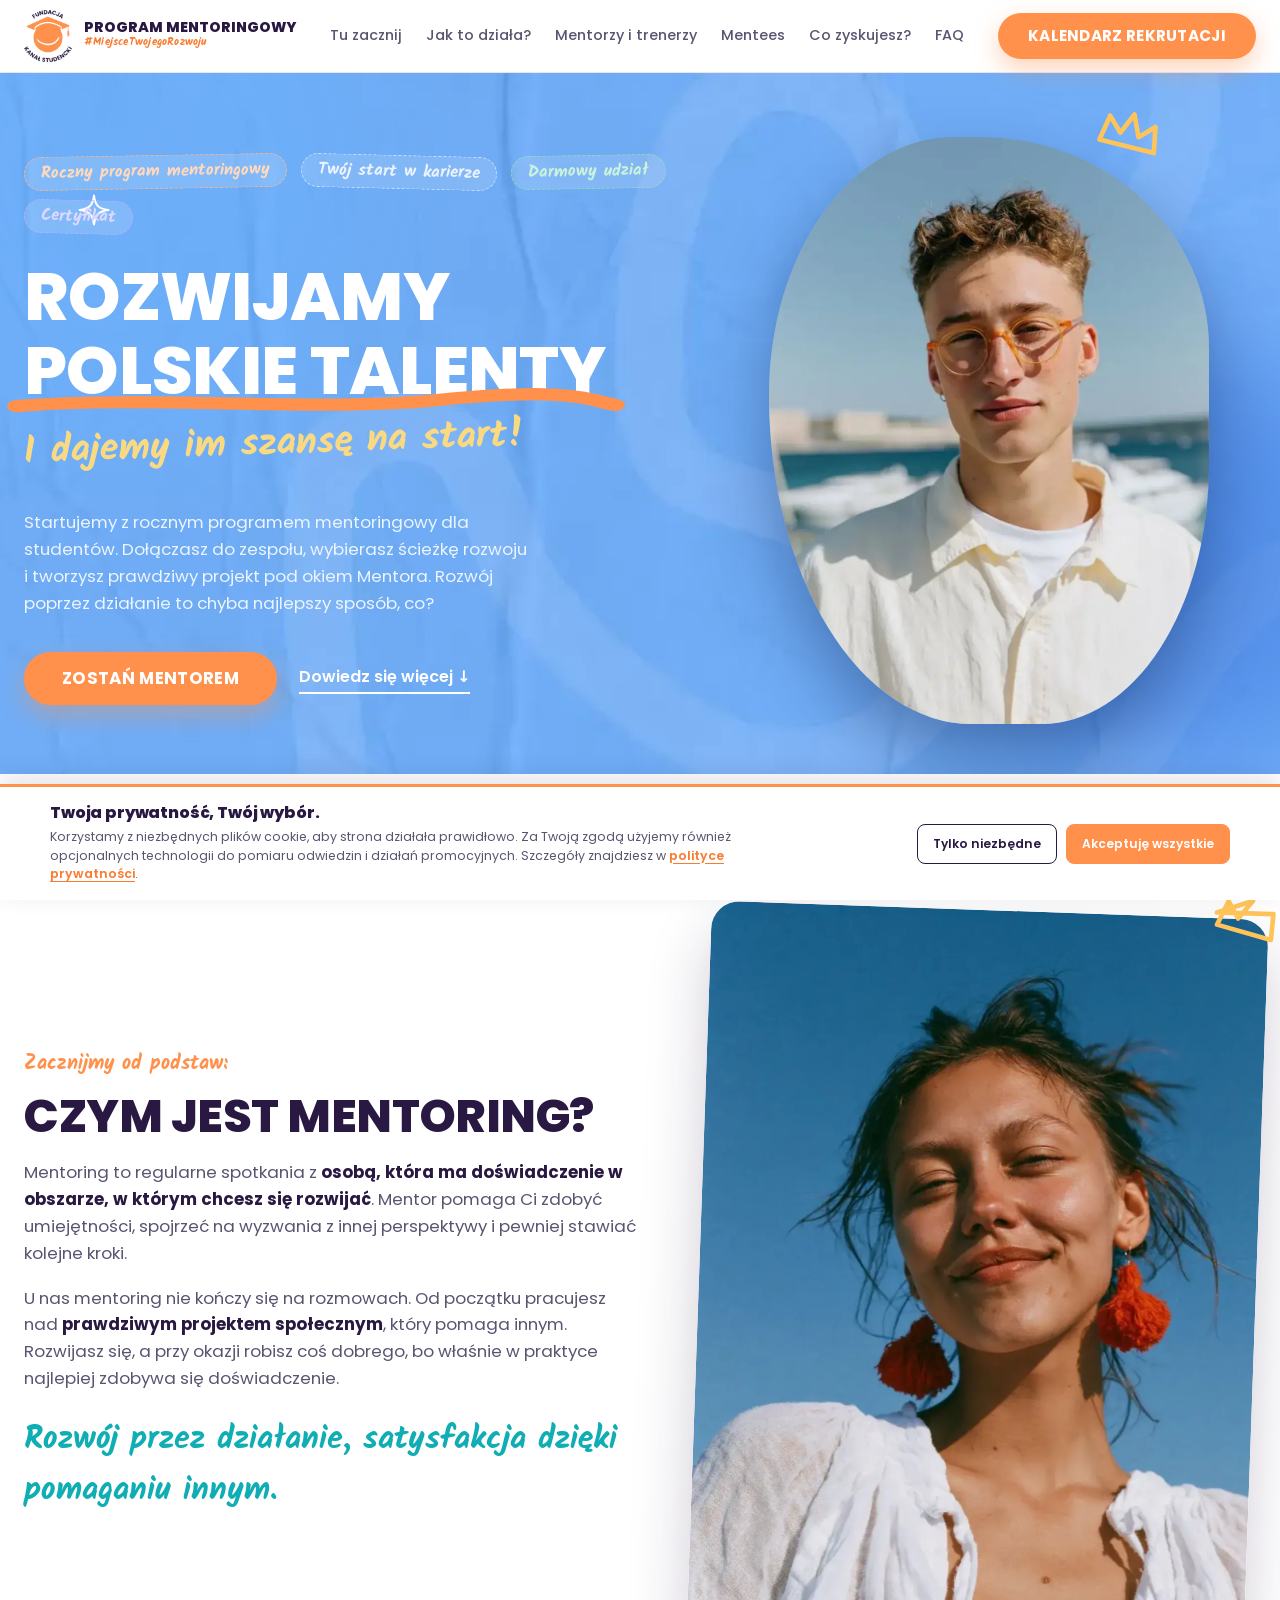
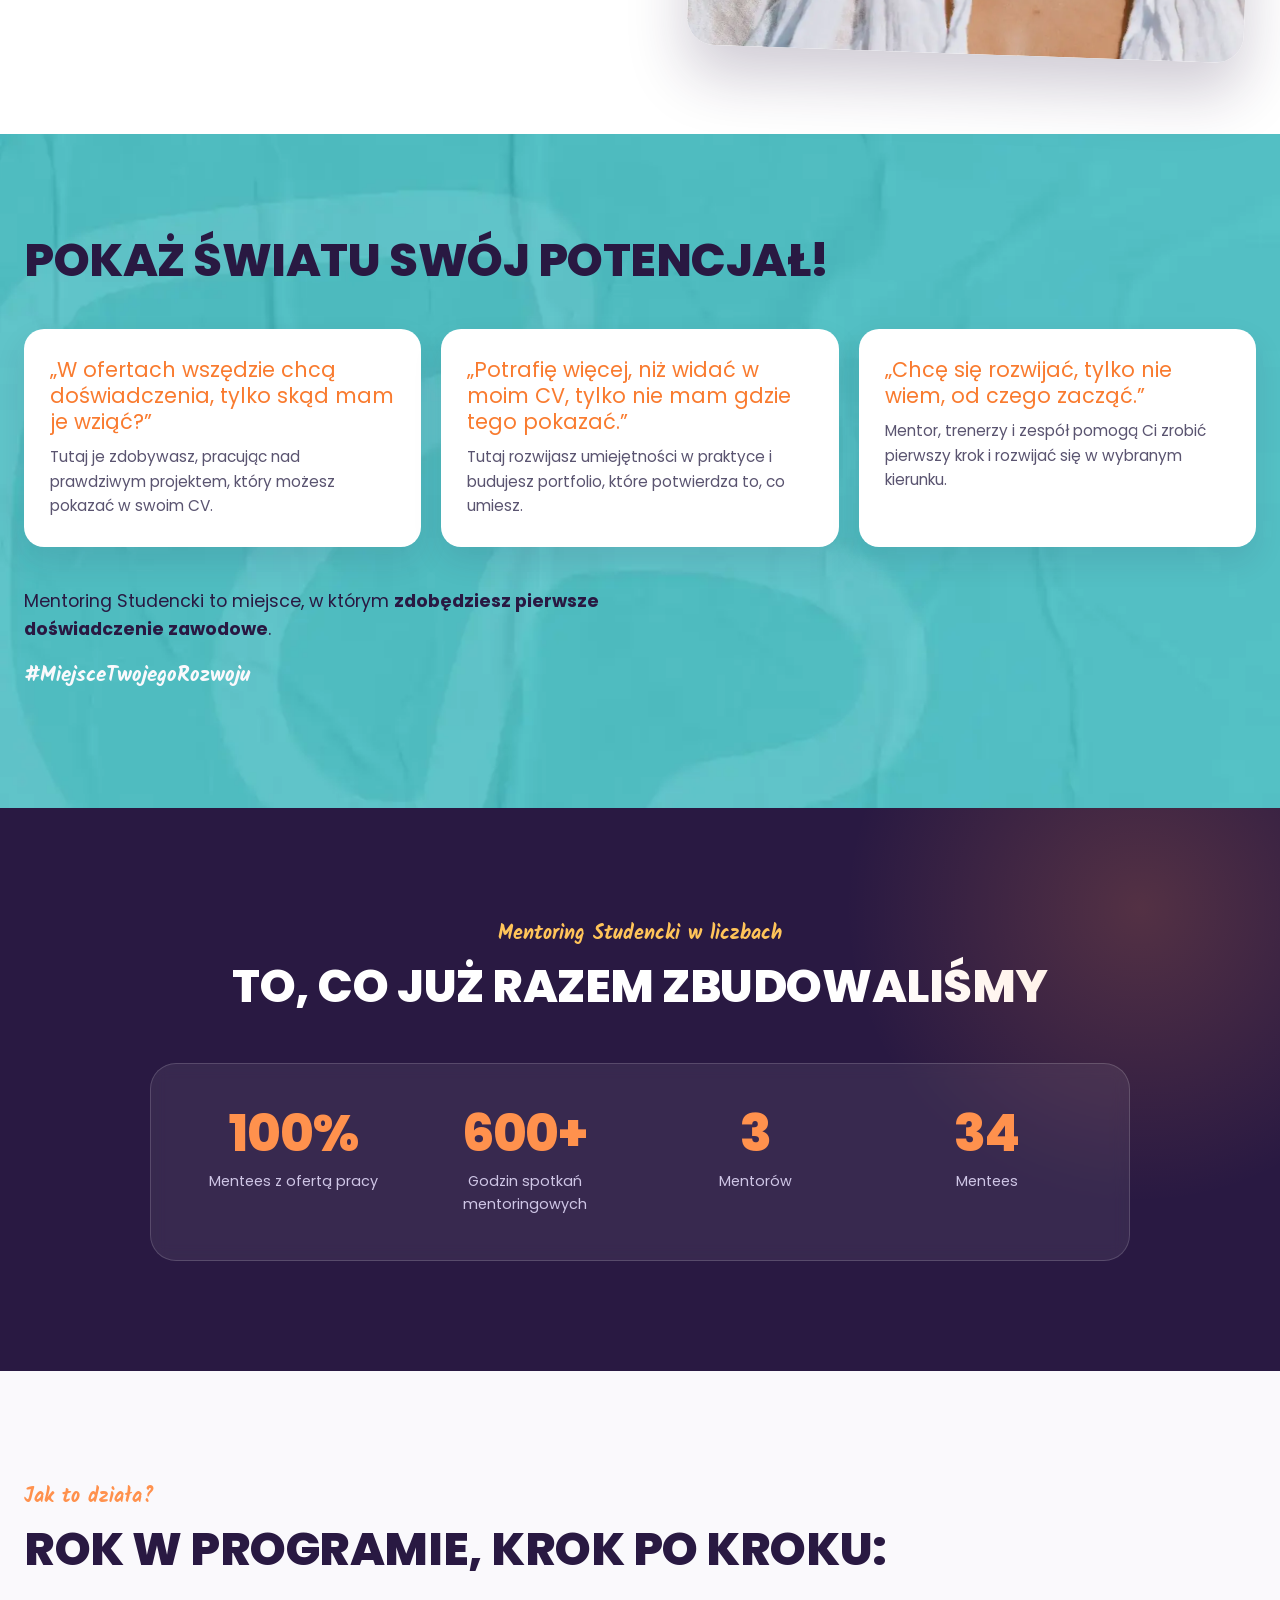
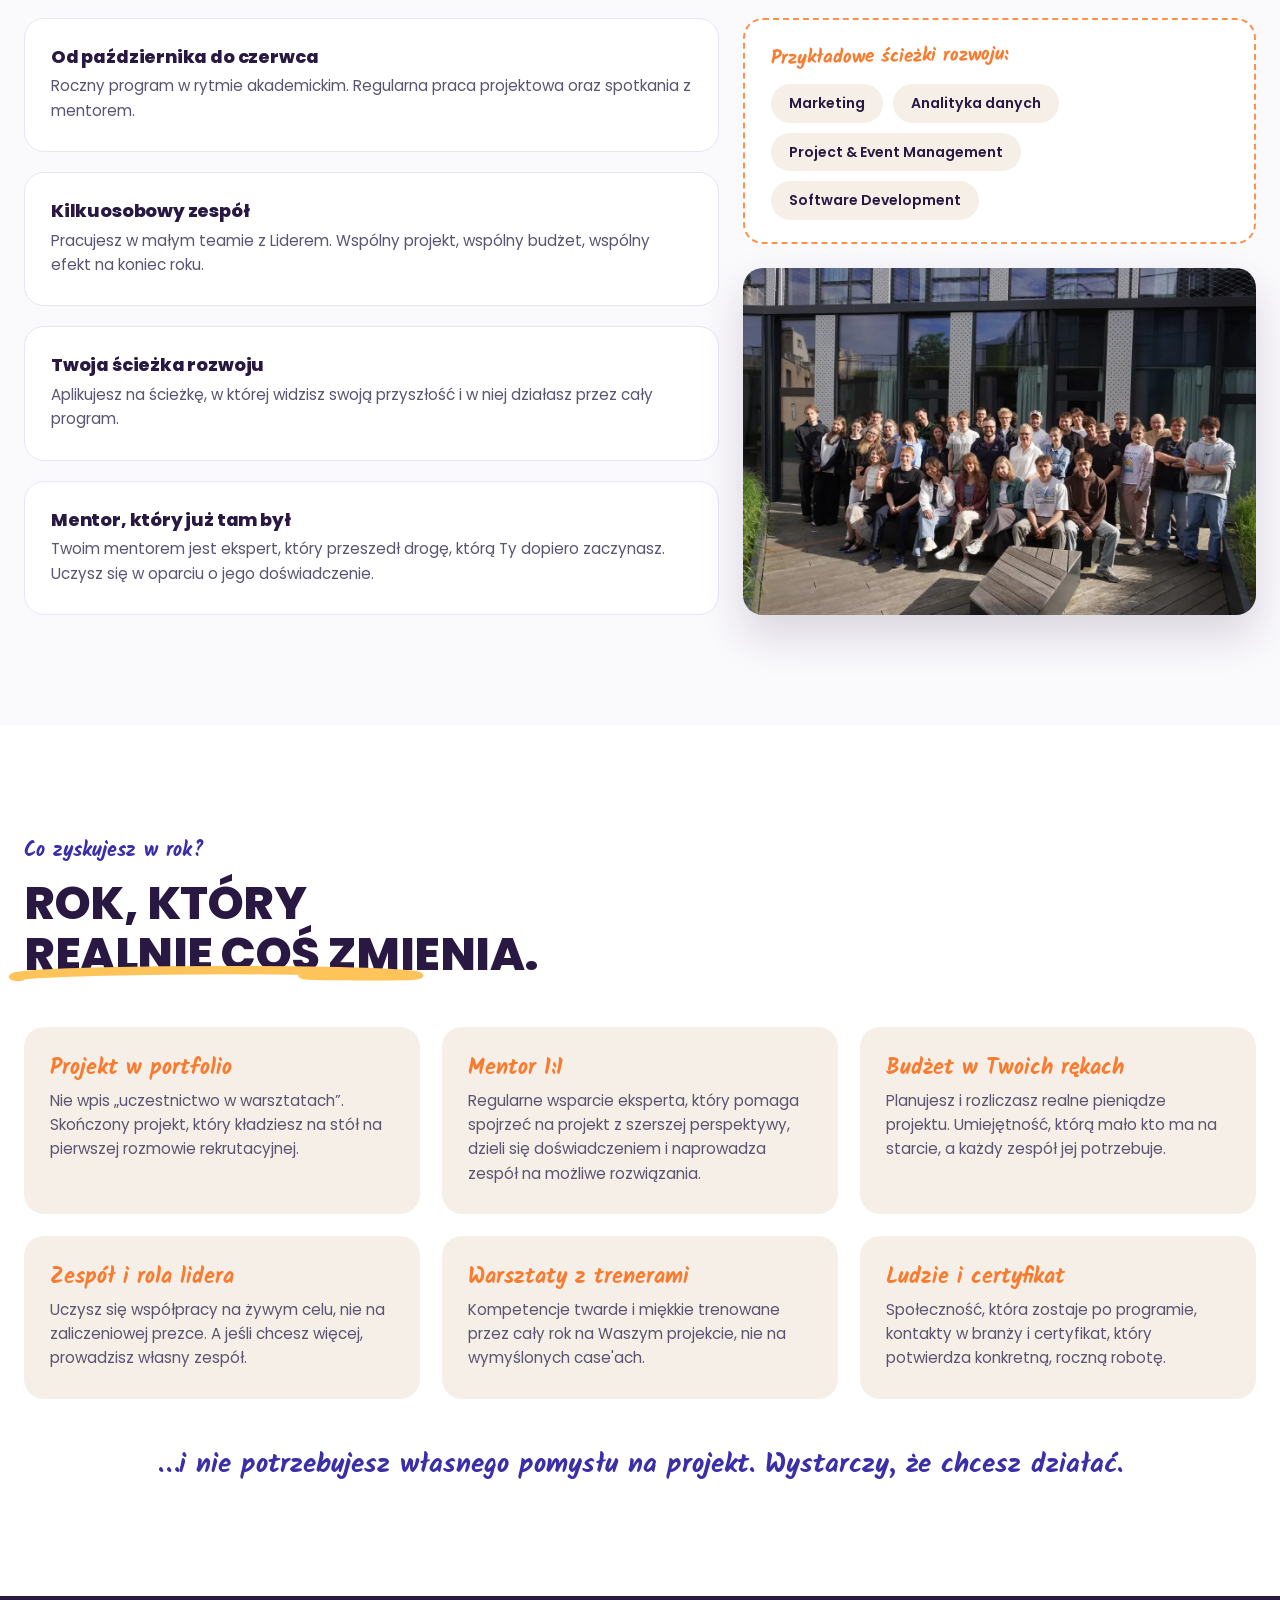
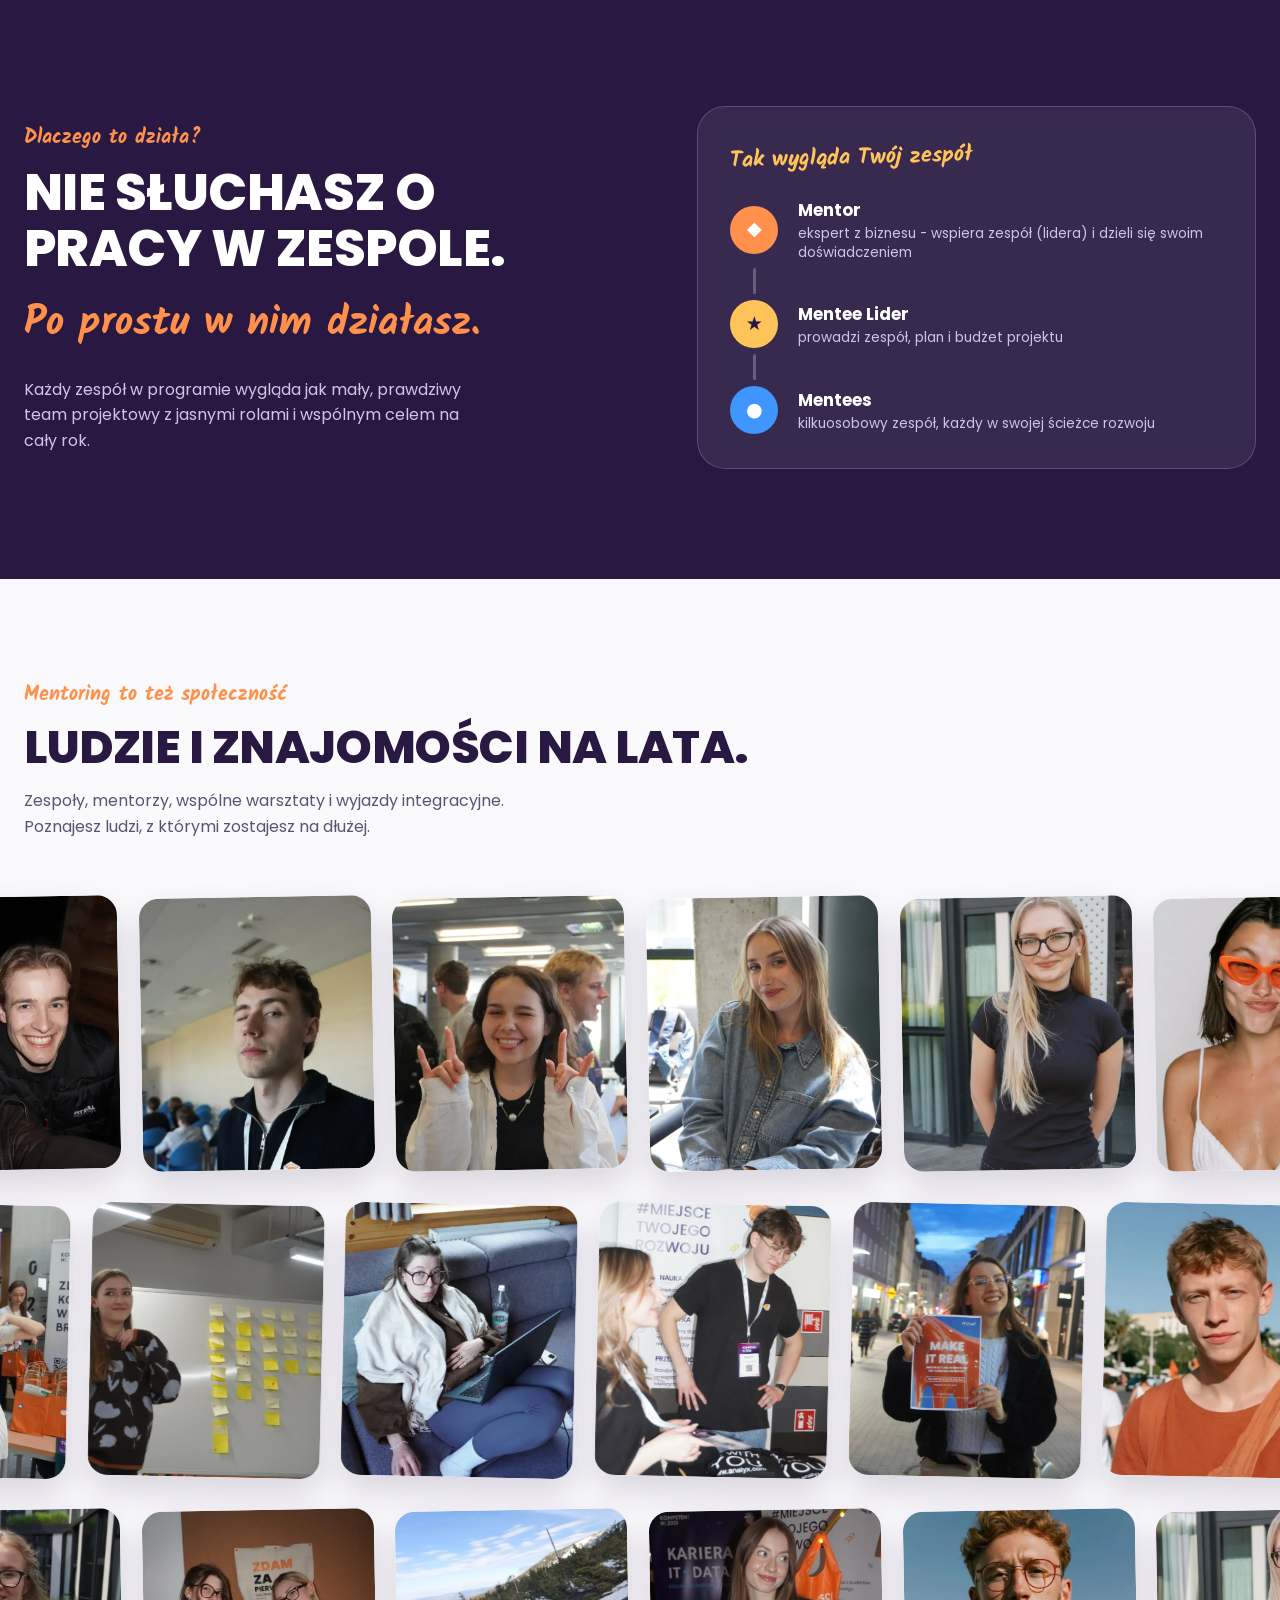
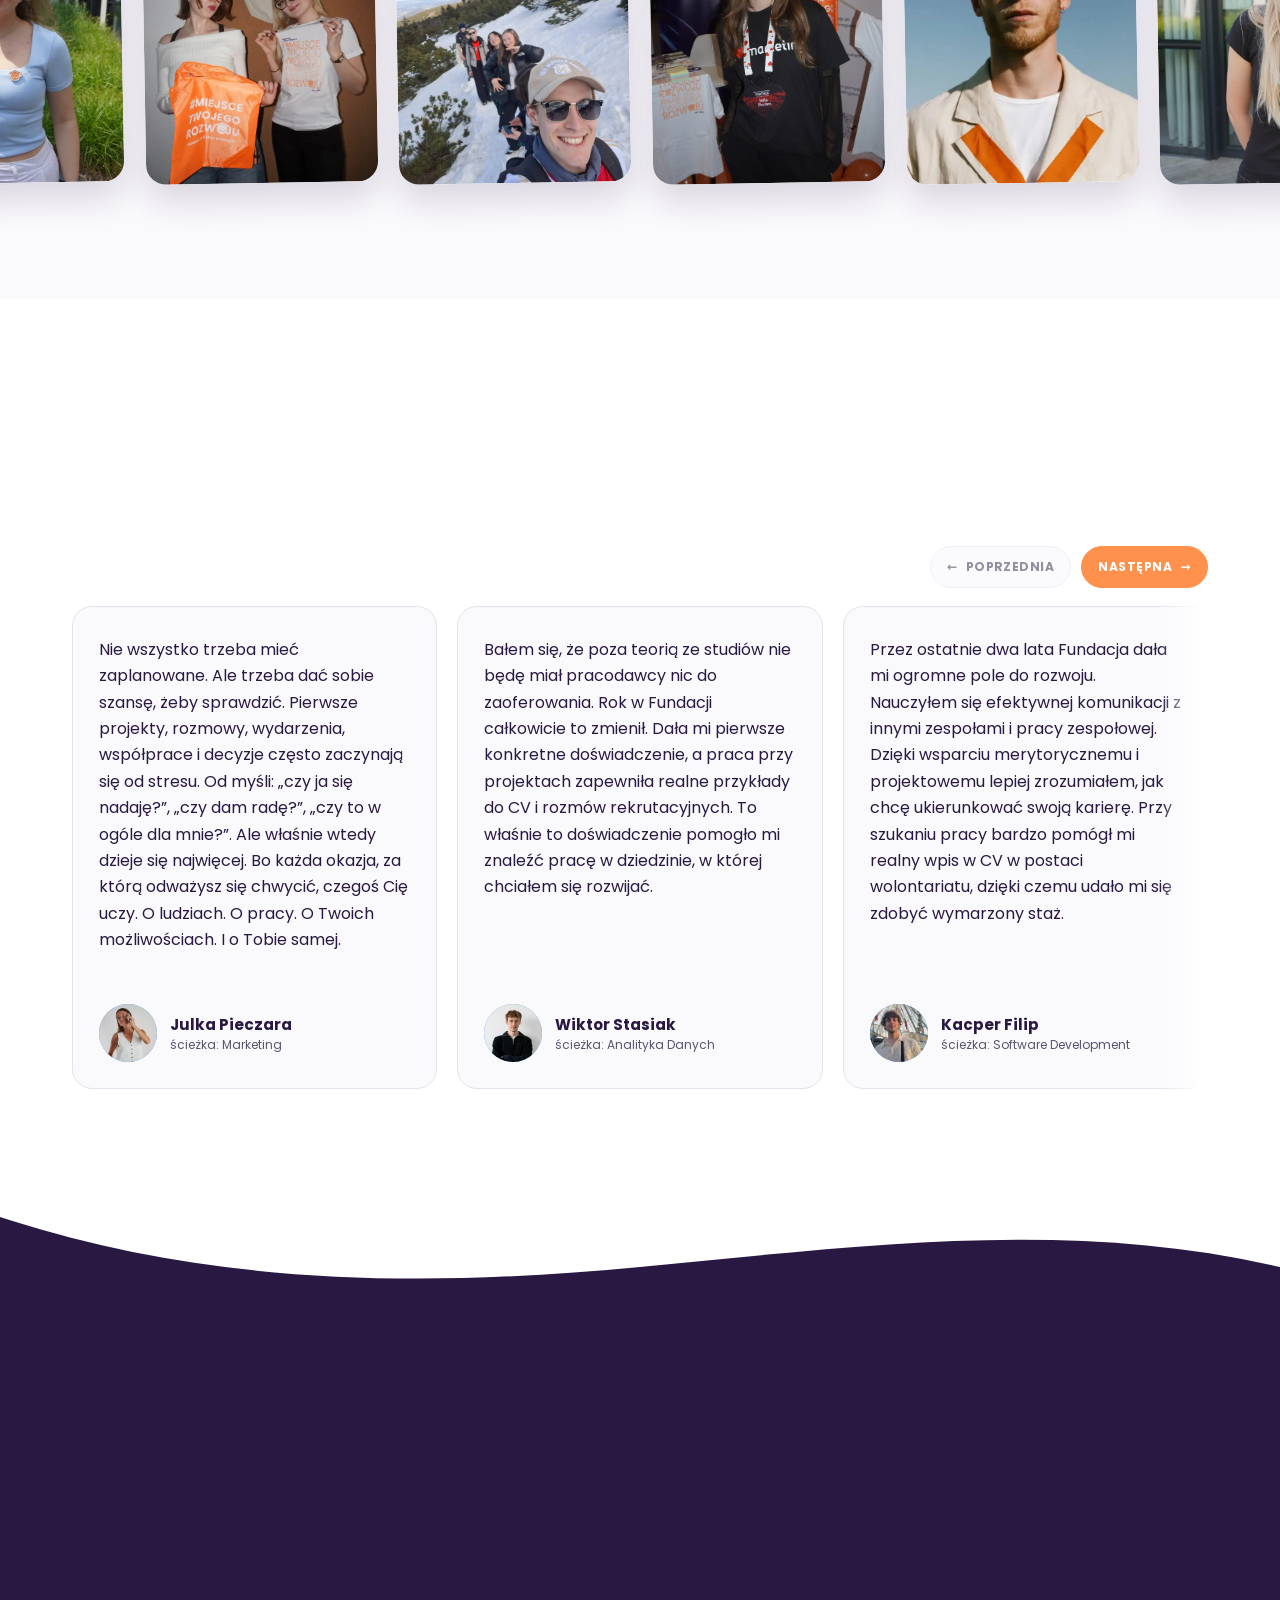
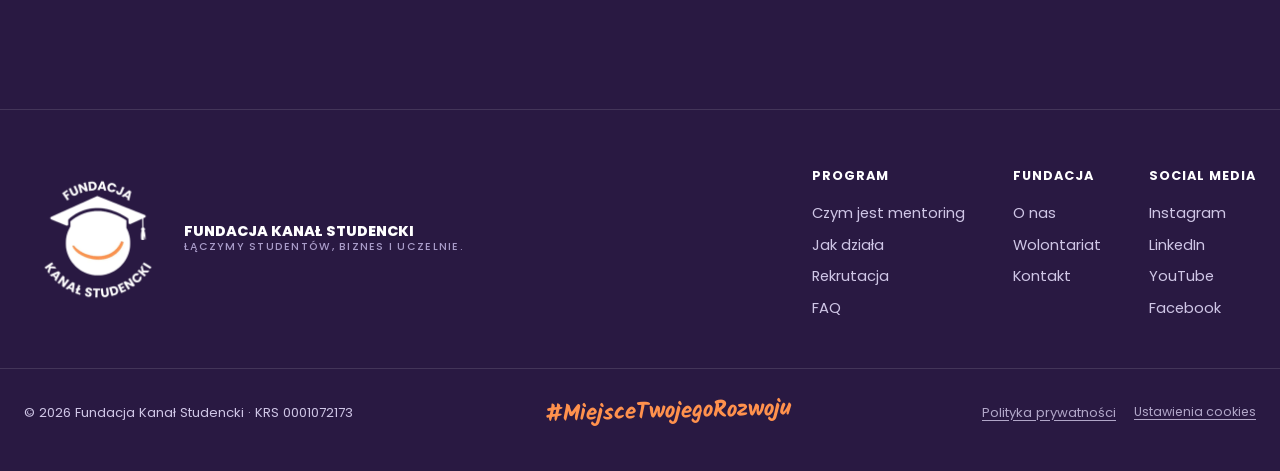
<file: index.html>
<!DOCTYPE html>
<html lang="pl">
<head>
<meta charset="UTF-8" />
<meta name="viewport" content="width=device-width, initial-scale=1.0" />
<title>Program Mentoringowy dla Studentów - Fundacja Kanał Studencki | #MiejsceTwojegoRozwoju</title>
<meta name="description" content="Roczny program mentoringowy dla studentów: projekt społeczny, zespół, mentor z biznesu i certyfikat. Aplikuj jako Mentee albo Mentee Lider." />
<link rel="preconnect" href="https://fonts.googleapis.com" />
<link rel="preconnect" href="https://fonts.gstatic.com" crossorigin />
<link href="https://fonts.googleapis.com/css2?family=Poppins:wght@400;500;600;700;800&family=Kalam:wght@400;700&display=swap" rel="stylesheet" />
<link rel="stylesheet" href="css/style.css?v=16" />
<link rel="canonical" href="https://kanalstudencki.pl/program-mentoringowy" />
</head>
<body>

<!-- ===================== NAV ===================== -->
<header class="nav" id="top">
  <div class="wrap nav-inner">
    <a class="brand" href="index.html" aria-label="Fundacja Kanał Studencki - start">
      <img class="brand-logo" src="img/logo.webp" alt="Logo Fundacji Kanał Studencki" />
      <span class="brand-txt"><b>Program Mentoringowy</b><small>#MiejsceTwojegoRozwoju</small></span>
    </a>
    <nav class="nav-links" aria-label="Menu główne">
      <a href="index.html#mentoring">Tu zacznij</a>
      <a href="index.html#jak-dziala">Jak to działa?</a>
      <a href="mentorzy.html">Mentorzy i trenerzy</a>
      <a href="mentees.html">Mentees</a>
      <a href="index.html#zyskujesz">Co zyskujesz?</a>
      <a href="mentees.html#faq">FAQ</a>
    </nav>
    <a class="btn btn-orange nav-cta" href="mentees.html#rekrutacja">Kalendarz rekrutacji</a>
    <button class="burger" id="burger" aria-label="Otwórz menu" aria-expanded="false"><span></span><span></span><span></span></button>
  </div>
  <div class="mobile-menu" id="mobileMenu">
    <a href="index.html#mentoring">Tu zacznij</a>
    <a href="index.html#jak-dziala">Jak działa program?</a>
    <a href="mentorzy.html">Mentorzy i trenerzy</a>
    <a href="mentees.html">Mentees</a>
    <a href="index.html#zyskujesz">Co zyskujesz?</a>
    <a href="mentees.html#faq">FAQ</a>
    <a class="btn btn-orange" href="mentees.html#rekrutacja">Kalendarz rekrutacji</a>
  </div>
</header>

<!-- ===================== HERO ===================== -->
<section class="hero">
  <div class="hero-blob b1" aria-hidden="true"></div>
  <div class="hero-blob b2" aria-hidden="true"></div>
  <svg class="doodle dd-spark s1" viewBox="0 0 24 24" aria-hidden="true"><path d="M12 2v6M12 16v6M2 12h6M16 12h6" stroke="currentColor" stroke-width="3" stroke-linecap="round"/></svg>
  <svg class="doodle dd-star st1" viewBox="0 0 40 40" aria-hidden="true"><path d="M20 3 C21.5 15 25.5 18.5 37 20 C25.5 21.5 21.5 25.5 20 37 C18.5 25.5 14.5 21.5 3 20 C14.5 18.5 18.5 14.5 20 3 Z"/></svg>
  <svg class="doodle dd-star st2" viewBox="0 0 40 40" aria-hidden="true"><path d="M20 3 C21.5 15 25.5 18.5 37 20 C25.5 21.5 21.5 25.5 20 37 C18.5 25.5 14.5 21.5 3 20 C14.5 18.5 18.5 14.5 20 3 Z"/></svg>

  <div class="wrap hero-grid">
    <div class="hero-copy">
      <p class="pill-row" aria-hidden="true">
        <span class="pill hand p-orange">Roczny program mentoringowy</span>
        <span class="pill hand p-blue">Twój start w karierze</span>
        <span class="pill hand p-green">Darmowy udział</span>
        <span class="pill hand p-violet">Certyfikat</span>
      </p>
      <h1>Rozwijamy<br/><span class="mark">polskie talenty<svg viewBox="0 0 300 22" preserveAspectRatio="none" aria-hidden="true"><path d="M5 14 C 70 5, 150 19, 210 9 S 280 7, 296 13"/></svg></span></h1>
      <p class="hand hero-sub">I dajemy im szansę na start!</p>
      <p class="lead">Startujemy z rocznym programem mentoringowy dla studentów. Dołączasz do zespołu, wybierasz ścieżkę rozwoju i tworzysz prawdziwy projekt pod okiem Mentora. Rozwój poprzez działanie to chyba najlepszy sposób, co?</p>
      <div class="band-cta">
          <a class="btn btn-orange btn-lg" href="mentorzy.html#mentor_i_trener" onclick="fbq('track', 'Contact', {button_id: 'mentor'});">Zostań mentorem</a>
          <a class="link-more" href="#mentoring">Dowiedz się więcej <span aria-hidden="true">↓</span></a>
        </div>
    </div>
    <div class="hero-photo">
      <div class="photo-blob">
        <img src="img/hero.webp" alt="Uczestniczka programu mentoringowego" fetchpriority="high"/>
      </div>
      <svg class="doodle dd-crown" viewBox="0 0 60 44" aria-hidden="true"><path d="M6 34 L10 12 L22 24 L30 6 L38 24 L50 12 L54 34 Z" fill="none" stroke="currentColor" stroke-width="4" stroke-linejoin="round"/></svg>
    </div>
  </div>

  <!-- ===== BANDA W HERO (biała) ===== -->
  <div class="hero-marquee" aria-hidden="true">
    <div class="hero-marquee-track">
      <span>Rekrutacja już wkrótce!</span><i>✦</i><span>Skorzystaj z szansy</span><i>✦</i><span>Dowiedz się więcej</span><i>✦</i><span>Trzymamy kciuki!</span><i>✦</i>
      <span>Rekrutacja już wkrótce!</span><i>✦</i><span>Skorzystaj z szansy</span><i>✦</i><span>Dowiedz się więcej</span><i>✦</i><span>Trzymamy kciuki!</span><i>✦</i>
      <span>RRekrutacja już wkrótce!</span><i>✦</i><span>Skorzystaj z szansy</span><i>✦</i><span>Dowiedz się więcej</span><i>✦</i><span>Trzymamy kciuki!</span><i>✦</i>
    </div>
  </div>
</section>

<!-- ===================== CZYM JEST MENTORING ===================== -->
<section class="define" id="mentoring">
  <div class="wrap define-grid">
    <div class="define-copy">
      <p class="kicker k-orange reveal">Zacznijmy od podstaw:</p>
      <h2 class="reveal">Czym jest mentoring?</h2>
      <p class="define-lead reveal">Mentoring to regularne spotkania z <b>osobą, która ma doświadczenie w obszarze, w którym chcesz się rozwijać</b>. Mentor pomaga Ci zdobyć umiejętności, spojrzeć na wyzwania z innej perspektywy i pewniej stawiać kolejne kroki.</p>
      <p class="define-lead reveal">U nas mentoring nie kończy się na rozmowach. Od początku pracujesz nad <b>prawdziwym projektem społecznym</b>, który pomaga innym. Rozwijasz się, a przy okazji robisz coś dobrego, bo właśnie w praktyce najlepiej zdobywa się doświadczenie.</p>
      <p class="hand define-hand reveal">Rozwój przez działanie, satysfakcja dzięki pomaganiu innym.</p>
    </div>
    <div class="define-photo reveal">
      <div class="photo-tilt">
        <img src="img/misja.webp" alt="Uczestniczka programu" />
        <svg class="doodle dd-crown c2" viewBox="0 0 60 44" aria-hidden="true"><path d="M6 34 L10 12 L22 24 L30 6 L3 24 L50 12 L54 34 Z" fill="none" stroke="currentColor" stroke-width="4" stroke-linejoin="round"/></svg>
      </div>
    </div>
  </div>
</section>

<!-- ===================== PROBLEM / DLACZEGO ===================== -->
<section class="why">
  <div class="wrap">
    <h2 class="reveal">Pokaż światu swój potencjał!</h2>
    <div class="why-grid">
      <div class="why-card reveal"><span class="why-q">„W ofertach wszędzie chcą doświadczenia, tylko skąd mam je wziąć?”</span><p> Tutaj je zdobywasz, pracując nad prawdziwym projektem, który możesz pokazać w swoim CV.</p></div>
      <div class="why-card reveal"><span class="why-q">„Potrafię więcej, niż widać w moim CV, tylko nie mam gdzie tego pokazać.”</span><p> Tutaj rozwijasz umiejętności w praktyce i budujesz portfolio, które potwierdza to, co umiesz.</p></div>
      <div class="why-card reveal"><span class="why-q">„Chcę się rozwijać, tylko nie wiem, od czego zacząć.”</span><p> Mentor, trenerzy i zespół pomogą Ci zrobić pierwszy krok i rozwijać się w wybranym kierunku.</p></div>
    </div>
    <p class="why-foot reveal">Mentoring Studencki to miejsce, w którym <b>zdobędziesz pierwsze doświadczenie zawodowe</b>.</p><p> <span class="hand why-tag">#MiejsceTwojegoRozwoju</span></p>
  </div>
</section>

<!-- ===================== LICZBY ===================== -->
<section class="stats" id="liczby">
  <div class="wrap">
    <p class="kicker k-yellow center reveal">Mentoring Studencki w liczbach</p>
    <h2 class="center reveal">To, co już razem zbudowaliśmy</h2>
    <div class="stats-card reveal">
      <div class="stat"><span class="n" data-count="100" data-suffix="%">0%</span><span class="l">Mentees z ofertą pracy</span></div>
      <div class="stat"><span class="n" data-count="600" data-suffix="+">0+</span><span class="l">Godzin spotkań mentoringowych</span></div>
      <div class="stat"><span class="n" data-count="3" data-suffix="">0</span><span class="l">Mentorów</span></div>
      <div class="stat"><span class="n" data-count="34" data-suffix="">0</span><span class="l">Mentees</span></div>
    </div>
  </div>
</section>

<!-- ===================== JAK DZIAŁA PROGRAM ===================== -->
<section class="how" id="jak-dziala">
  <div class="wrap">
    <p class="kicker k-orange reveal">Jak to działa?</p>
    <h2 class="reveal">Rok w programie, krok po kroku:</h2>
    <div class="how-cols">
      <div class="how-grid">
        <div class="how-card reveal">
          <h3>Od października do czerwca</h3>
          <p>Roczny program w rytmie akademickim. Regularna praca projektowa oraz spotkania z mentorem.</p>
        </div>
        <div class="how-card reveal">
          <h3>Kilkuosobowy zespół</h3>
          <p>Pracujesz w małym teamie z Liderem. Wspólny projekt, wspólny budżet, wspólny efekt na koniec roku.</p>
        </div>
        <div class="how-card reveal">
          <h3>Twoja ścieżka rozwoju</h3>
          <p>Aplikujesz na ścieżkę, w której widzisz swoją przyszłość  i w niej działasz przez cały program.</p>
        </div>
        <div class="how-card reveal">
          <h3>Mentor, który już tam był</h3>
          <p>Twoim mentorem jest ekspert, który przeszedł drogę, którą Ty dopiero zaczynasz. Uczysz się w oparciu o jego doświadczenie.</p>
        </div>
      </div>
      <div class="how-side">
        <div class="paths-strip reveal">
          <p class="paths-label hand">Przykładowe ścieżki rozwoju:</p>
          <div class="paths-chips">
            <span>Marketing</span><span>Analityka danych</span><span>Project &amp; Event Management</span><span>Software Development</span>
          </div>
        </div>
        <div class="how-photo reveal">
          <img src="img/g24.webp" alt="Uczestniczka programu" />
        </div>
      </div>
    </div>
  </div>
</section>

<!-- ===================== CO ZYSKUJESZ W ROK ===================== -->
<section class="values" id="zyskujesz">
  <div class="wrap">
    <p class="kicker k-violet reveal">Co zyskujesz w rok?</p>
    <h2 class="reveal">Rok, który <span class="mark m-yellow">realnie coś zmienia<svg viewBox="0 0 300 22" preserveAspectRatio="none" aria-hidden="true"><path d="M5 13 C 0 6, 160 1, 220 9 S 25 7, 296 13"/></svg></span>.</h2>
    <div class="val-grid">
      <div class="val reveal"><h3 class="hand">Projekt w portfolio</h3><p>Nie wpis „uczestnictwo w warsztatach”. Skończony projekt, który kładziesz na stół na pierwszej rozmowie rekrutacyjnej.</p></div>
      <div class="val reveal"><h3 class="hand">Mentor 1:1</h3><p>Regularne wsparcie eksperta, który pomaga spojrzeć na projekt z szerszej perspektywy, dzieli się doświadczeniem i naprowadza zespół na możliwe rozwiązania.</p></div>
      <div class="val reveal"><h3 class="hand">Budżet w Twoich rękach</h3><p>Planujesz i rozliczasz realne pieniądze projektu. Umiejętność, którą mało kto ma na starcie, a każdy zespół jej potrzebuje.</p></div>
      <div class="val reveal"><h3 class="hand">Zespół i rola lidera</h3><p>Uczysz się współpracy na żywym celu, nie na zaliczeniowej prezce. A jeśli chcesz więcej, prowadzisz własny zespół.</p></div>
      <div class="val reveal"><h3 class="hand">Warsztaty z trenerami</h3><p>Kompetencje twarde i miękkie trenowane przez cały rok na Waszym projekcie, nie na wymyślonych case'ach.</p></div>
      <div class="val reveal"><h3 class="hand">Ludzie i certyfikat</h3><p>Społeczność, która zostaje po programie, kontakty w branży  i certyfikat, który potwierdza konkretną, roczną robotę.</p></div>
    </div>
    <p class="values-foot hand reveal">…i nie potrzebujesz własnego pomysłu na projekt. Wystarczy, że chcesz działać.</p>
  </div>
</section>

<!-- ===================== STATEMENT + STRUKTURA ZESPOŁU ===================== -->
<section class="statement">
  <div class="wrap statement-grid">
    <div>
      <p class="kicker k-orange reveal">Dlaczego to działa?</p>
      <h2 class="reveal">Nie słuchasz o pracy w&nbsp;zespole.</h2>
      <p class="hand statement-hand reveal">Po prostu w nim działasz.</p>
      <p class="statement-lead reveal">Każdy zespół w programie wygląda jak mały, prawdziwy team projektowy  z jasnymi rolami i wspólnym celem na cały rok.</p>
    </div>
    <div class="team-card reveal" aria-label="Struktura zespołu w programie">
      <p class="team-title hand">Tak wygląda Twój zespół</p>
      <div class="team-row t-mentor">
        <span class="t-dot">◆</span>
        <div><b>Mentor</b><small>ekspert z biznesu - wspiera zespół (lidera) i dzieli się swoim doświadczeniem</small></div>
      </div>
      <div class="team-link" aria-hidden="true"></div>
      <div class="team-row t-lider">
        <span class="t-dot">★</span>
        <div><b>Mentee Lider</b><small>prowadzi zespół, plan i budżet projektu</small></div>
      </div>
      <div class="team-link" aria-hidden="true"></div>
      <div class="team-row t-spec">
        <span class="t-dot">●</span>
        <div><b>Mentees</b><small>kilkuosobowy zespół, każdy w swojej ścieżce rozwoju</small></div>
      </div>
    </div>
  </div>
</section>

<!-- ===================== SPOŁECZNOŚĆ (scroll gallery) ===================== -->
<section class="people">
  <div class="wrap">
    <p class="kicker k-orange reveal">Mentoring to też społeczność</p>
    <h2 class="reveal">Ludzie i znajomości na lata.</h2>
    <p class="people-lead reveal">Zespoły, mentorzy, wspólne warsztaty i wyjazdy integracyjne. Poznajesz ludzi, z którymi zostajesz na dłużej.</p>
  </div>
  <div class="scrollga" id="scrollGallery" aria-label="Zdjęcia społeczności programu">
    <div class="sg-row" data-speed="-1">
      <figure><img src="img/g5.webp" alt="Wyjazd integracyjny" loading="lazy" /></figure>
      <figure><img src="img/g7.webp" alt="Uczestnik programu" loading="lazy" /></figure>
      <figure><img src="img/g9.webp" alt="Uczestniczka programu" loading="lazy" /></figure>
      <figure><img src="img/g11.webp" alt="Uczestniczka programu" loading="lazy" /></figure>
      <figure><img src="img/g13.webp" alt="Uczestniczka programu" loading="lazy" /></figure>
      <figure><img src="img/g16.webp" alt="Uczestniczka programu" loading="lazy" /></figure>
    </div>
    <div class="sg-row" data-speed="1">
      <figure><img src="img/g2.webp" alt="Uczestnik programu" loading="lazy" /></figure>
      <figure><img src="img/g4.webp" alt="Uczestniczka programu" loading="lazy" /></figure>
      <figure><img src="img/g6.webp" alt="Warsztaty" loading="lazy" /></figure>
      <figure><img src="img/g8.webp" alt="Uczestniczka programu" loading="lazy" /></figure>
      <figure><img src="img/g10.webp" alt="Wyjazd" loading="lazy" /></figure>
      <figure><img src="img/g22.webp" alt="Wyjazd" loading="lazy" /></figure>
    </div>
      <div class="sg-row" data-speed="-1">
      <figure><img src="img/g12.webp" alt="Uczestnik programu" loading="lazy" /></figure>
      <figure><img src="img/g3.webp" alt="Uczestniczka programu" loading="lazy" /></figure>
      <figure><img src="img/g1.webp" alt="Wyjazd" loading="lazy" /></figure>
      <figure><img src="img/g14.webp" alt="Wyjazd" loading="lazy" /></figure>
      <figure><img src="img/g15.webp" alt="Wyjazd" loading="lazy" /></figure>
      <figure><img src="img/g13.webp" alt="Wyjazd" loading="lazy" /></figure>
    </div>
  </div>
</section>

<!-- ===================== SUCCESS STORIES ===================== -->
<section class="stories" id="success-stories">
  <div class="wrap">
    <p class="kicker k-blue reveal">Success stories</p>
    <h2 class="reveal">Już rozpoczęli swoje kariery.</h2>
    <div class="stories-carousel" id="storiesCarousel" role="region" aria-label="Historie uczestników programu">
      <div class="stories-controls" aria-label="Nawigacja po historiach">
        <button class="stories-nav stories-prev" id="storiesPrev" type="button" aria-label="Poprzednie historie" disabled><span aria-hidden="true">←</span> Poprzednia</button>
        <button class="stories-nav stories-next" id="storiesNext" type="button" aria-label="Następne historie" disabled>Następna <span aria-hidden="true">→</span></button>
      </div>
      <div class="stories-track">
        <div class="stories-grid" id="storiesGrid" tabindex="0" aria-live="polite">
          <p class="stories-status">Ładujemy historie uczestników…</p>
        </div>
      </div>
    </div>
  </div>
</section>

<!-- ===================== NEWSLETTER ===================== -->
<section class="news" id="newsletter">
  <div class="news-wave" aria-hidden="true">
    <svg viewBox="0 0 1440 70" preserveAspectRatio="none"><path d="M0 0 C 240 70, 480 70, 720 50 S 1200 0, 1440 50 L1440 70 L0 70 Z" fill="#291942"/></svg>
  </div>
  <div class="news-body">
    <div class="wrap news-grid">
      <div>
        <p class="kicker k-yellow reveal">Nie przegap info o rekrutacji i eventach!</p>
        <h2 class="reveal">Bądź na bieżąco. Rozwijaj się po studencku.</h2>
        <p class="hand news-hand reveal">Dołącz do newslettera.</p>
      </div>
      <div class="reveal">
        <form id="newsFormFooter" class="news-form" novalidate>
          <label class="sr-only" for="newsEmail">Twój adres e-mail</label>
          <input type="email" id="newsEmail" name="email" placeholder="twoj@email.pl" autocomplete="email" />
          <div style="display: none;" aria-hidden="true">
            <input type="text" name="website" id="newsWebsite" tabindex="-1" autocomplete="off" />
          </div>
          <button type="submit" class="btn btn-orange">Powiadom mnie <span aria-hidden="true">→</span></button>
        </form>
        <p class="news-msg" id="newsMsg" aria-live="polite"></p>
        <p class="news-legal">Zapisując się, zgadzasz się na kontakt mailowy od Fundacji Kanał Studencki w sprawie programu.</p>
      </div>
    </div>
  </div>
</section>

<!-- ===================== FOOTER ===================== -->
<footer>
  <div class="wrap foot-top">
    <a class="brand" href="index.html">
      <img class="brand-logo" src="img/logo-white.webp" alt="Logo Fundacji Kanał Studencki" />
      <span class="brand-txt"><b>Fundacja Kanał Studencki</b><small>Łączymy studentów, biznes i uczelnie.</small></span>
    </a>
    <div class="foot-links">
      <div class="foot-col">
        <b>Program</b>
        <a href="index.html#mentoring">Czym jest mentoring</a>
        <a href="index.html#jak-dziala">Jak działa</a>
        <a href="mentees.html#rekrutacja">Rekrutacja</a>
        <a href="mentees.html#faq">FAQ</a>
      </div>
      <div class="foot-col">
        <b>Fundacja</b>
        <a href="https://kanalstudencki.pl/o-nas/" target="_blank" rel="noopener">O nas</a>
        <a href="https://kanalstudencki.pl/wolontariat/" target="_blank" rel="noopener">Wolontariat</a>
        <a href="https://kanalstudencki.pl/contact/" target="_blank" rel="noopener">Kontakt</a>
      </div>
      <div class="foot-col">
        <b>Social media</b>
        <a href="https://www.instagram.com/kanalstudencki/" target="_blank" rel="noopener">Instagram</a>
        <a href="https://www.linkedin.com/company/kanal-studencki/" target="_blank" rel="noopener">LinkedIn</a>
        <a href="https://www.youtube.com/@tuMATURA" target="_blank" rel="noopener">YouTube</a>
        <a href="https://www.facebook.com/kanalstudencki/" target="_blank" rel="noopener">Facebook</a>
      </div>
    </div>
  </div>
  <div class="wrap foot-bottom">
    <span>© 2026 Fundacja Kanał Studencki · KRS 0001072173</span>
    <span class="hand foot-tag">#MiejsceTwojegoRozwoju</span>
    <div class="footer-legal-links">
      <a class="footer-privacy-link" href="https://kanalstudencki.pl/polityka-prywatnosci/">Polityka prywatności</a>
    </div>
  </div>
</footer>

<div id="toast-container"></div>

<!-- ========== ROLE BOTTOM SHEET ========== -->
<div id="roleSheet" class="role-sheet-overlay" hidden>
  <div class="role-sheet" role="dialog" aria-modal="true" aria-labelledby="roleSheetTitle">
    <div class="role-sheet-handle"></div>
    <button class="role-sheet-close" id="roleSheetClose" aria-label="Zamknij">&times;</button>
    <span class="role-sheet-icon" id="roleSheetIcon"></span>
    <h3 id="roleSheetTitle"></h3>
    <p id="roleSheetDesc"></p>
  </div>
</div>

<!-- =====================================================
   POPUP NEWSLETTER
===================================================== -->
<div class="popup-news" id="popupNews" aria-hidden="true" role="dialog" aria-labelledby="popupTitle" hidden>
  <button class="popup-close" id="popupClose" aria-label="Zamknij powiadomienie">
    <svg width="14" height="14" viewBox="0 0 14 14" fill="none" aria-hidden="true"><path d="M1 1L13 13M13 1L1 13" stroke="currentColor" stroke-width="1.8" stroke-linecap="round"/></svg>
  </button>
  <div class="popup-content">
    <div class="popup-icon" aria-hidden="true">
      <svg width="22" height="22" viewBox="0 0 24 24" fill="none"><path d="M3 6.5L12 13L21 6.5" stroke="currentColor" stroke-width="1.8" stroke-linecap="round" stroke-linejoin="round"/><rect x="3" y="4.5" width="18" height="15" rx="2.5" stroke="currentColor" stroke-width="1.8"/></svg>
    </div>
    <span class="popup-badge hand">Nie przegap!</span>
    <h3 id="popupTitle" class="popup-title">Rekrutacja tuż-tuż</h3>
    <p>Zapisz się do newslettera, w powiadomimy Cię, gdy ruszy rekrutacja!</p>
    <form id="popupNewsForm" class="news-form popup-form" novalidate>
      <label class="sr-only" for="popupEmail">Twój adres e-mail</label>
      <input type="email" id="popupEmail" class="news-input popup-input" name="email" placeholder="twoj@email.pl" autocomplete="email" required />
      <div style="display:none;" aria-hidden="true">
        <input type="text" name="website" id="popupWebsite" tabindex="-1" autocomplete="off" />
      </div>
      <button type="submit" class="btn btn-orange btn-sm popup-btn">
        Powiadom mnie
        <svg width="14" height="14" viewBox="0 0 14 14" fill="none" aria-hidden="true"><path d="M1 7H13M13 7L7.5 1.5M13 7L7.5 12.5" stroke="currentColor" stroke-width="1.8" stroke-linecap="round" stroke-linejoin="round"/></svg>
      </button>
    </form>
  </div>
</div>

<script src="js/consent.js?v=4"></script>
<script src="js/main.js?v=15"></script>
</body>
</html>
</file>
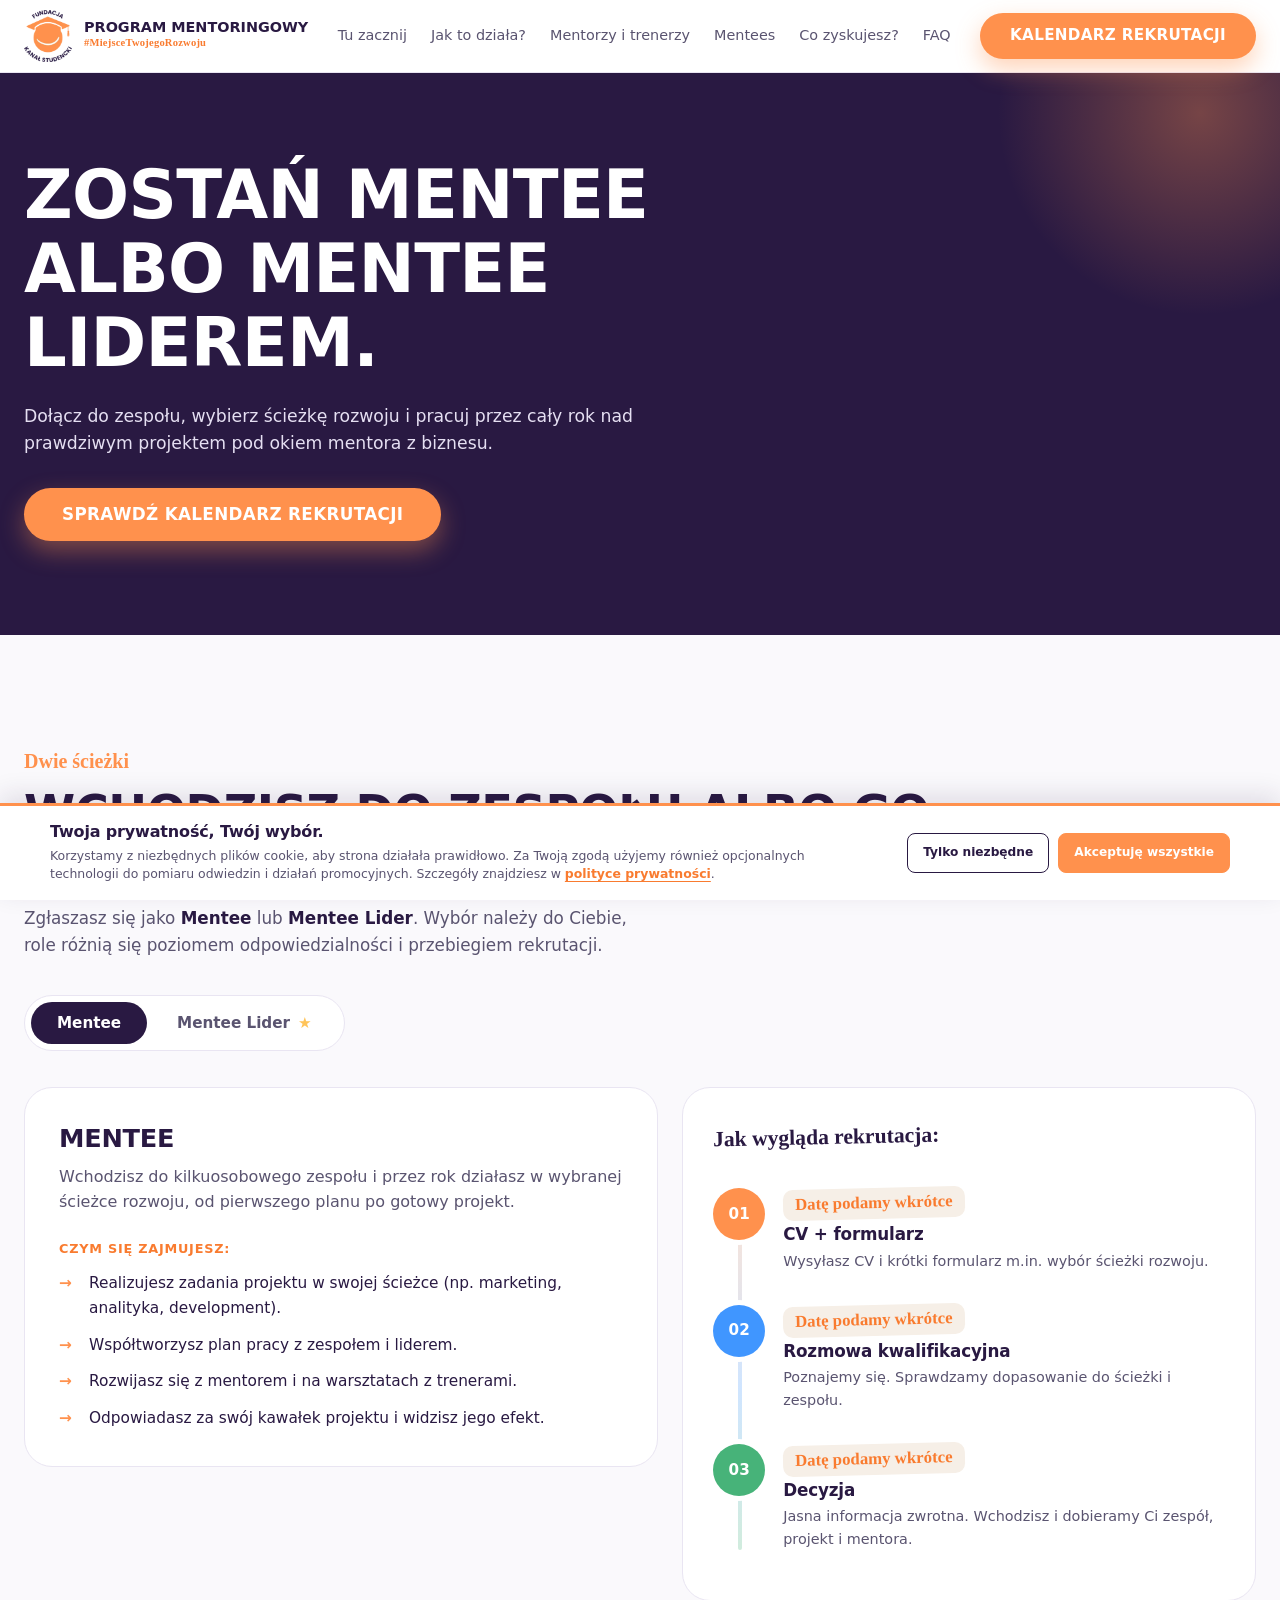
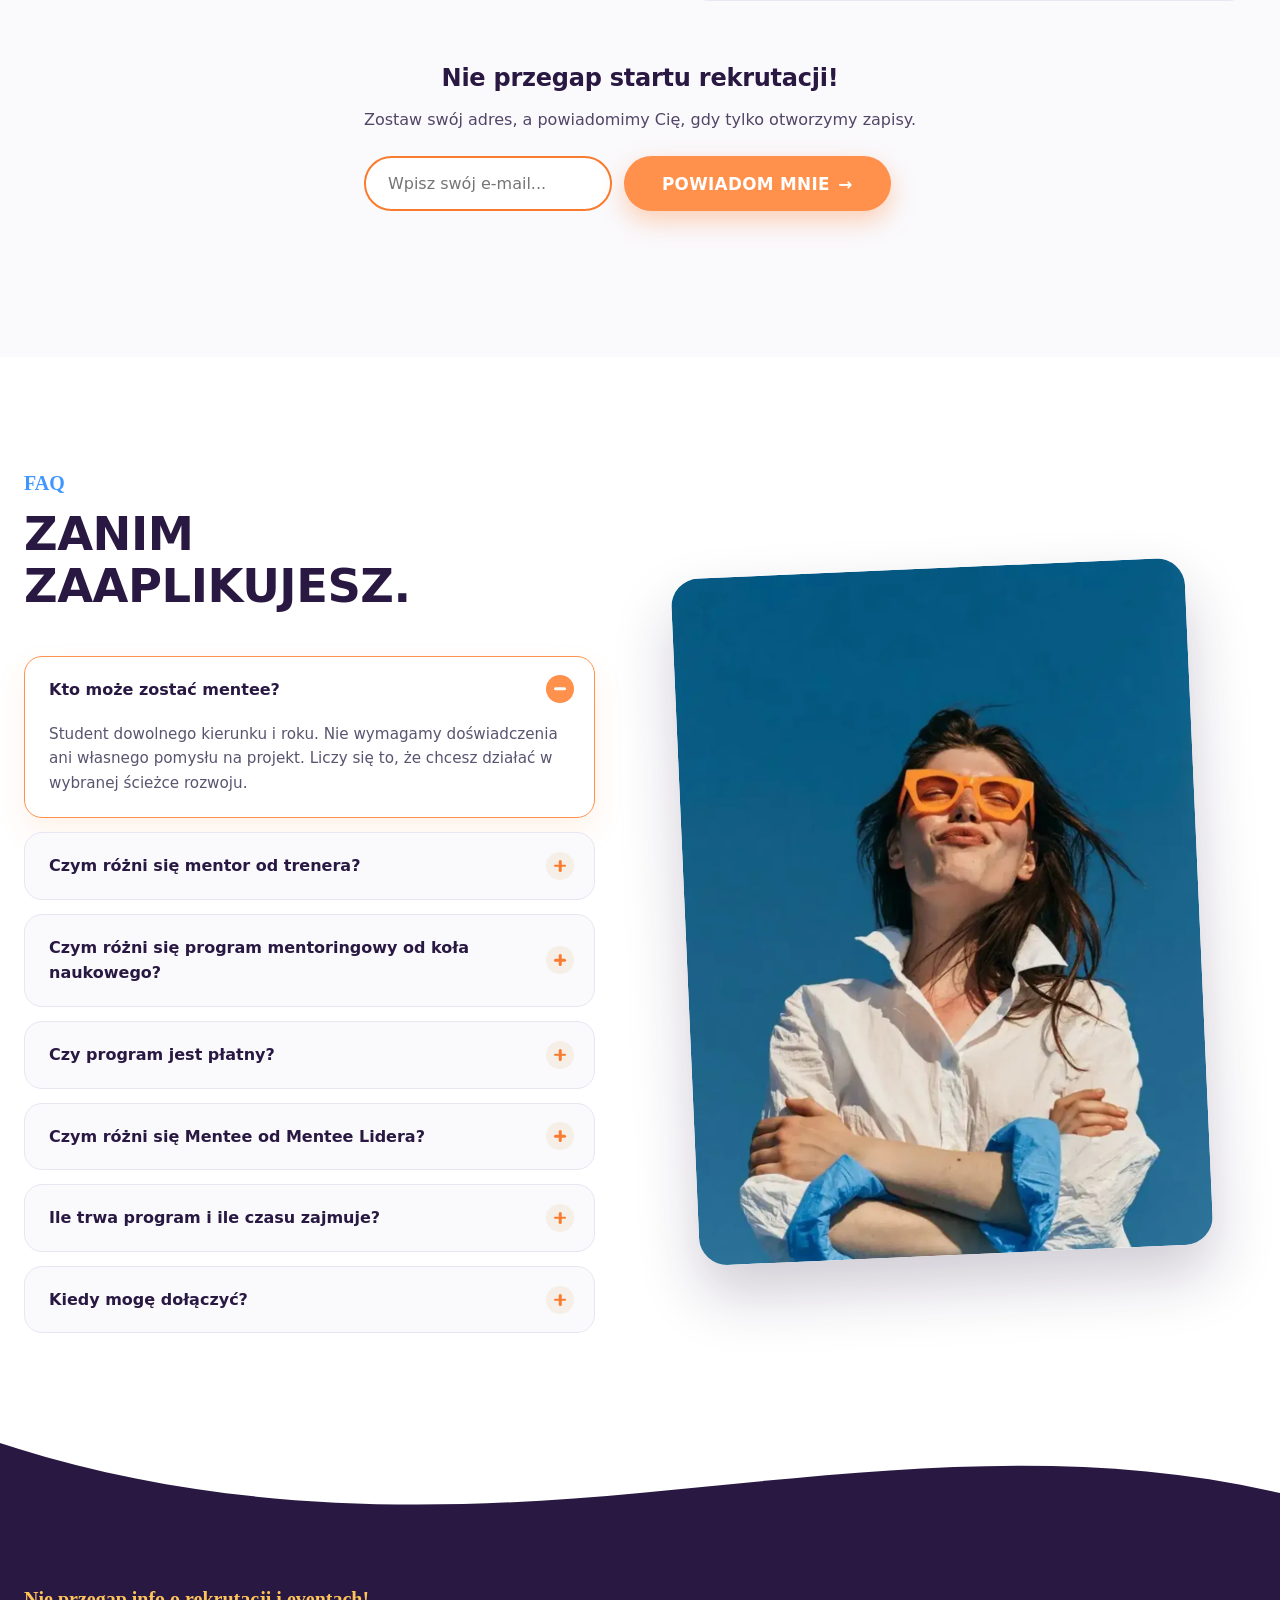
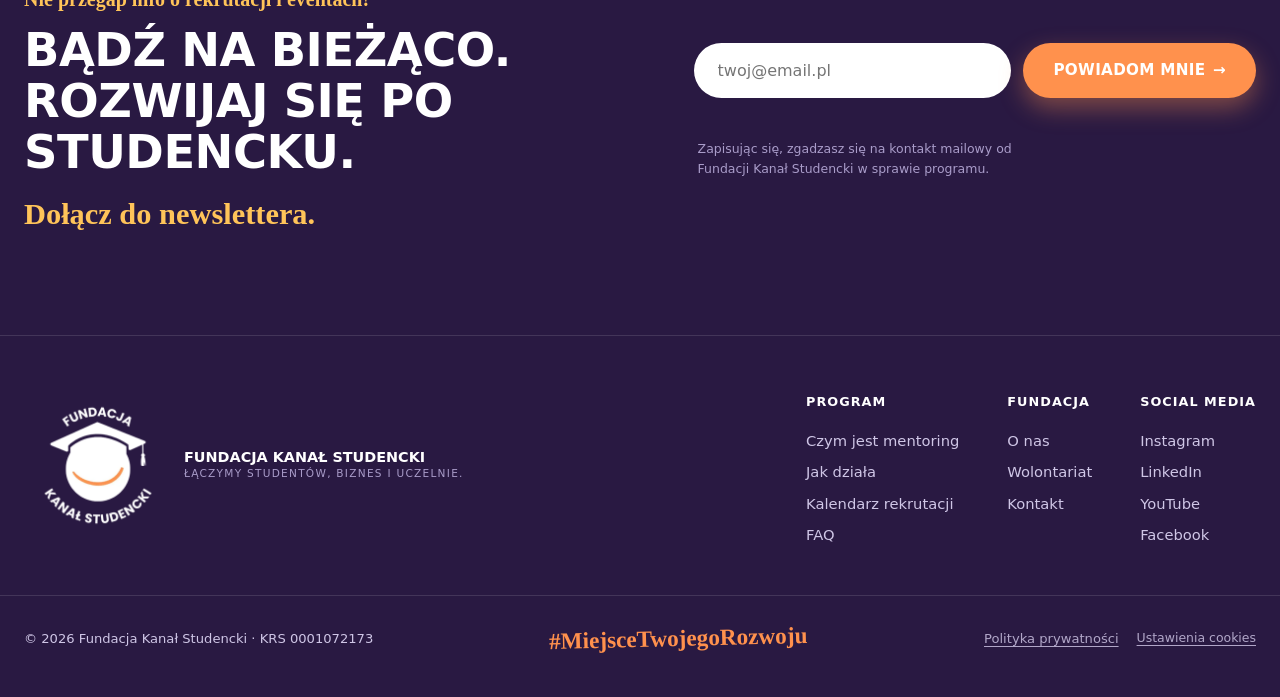
<file: mentees.html>
<!DOCTYPE html>
<html lang="pl">
<head>
<meta charset="UTF-8" />
<meta name="viewport" content="width=device-width, initial-scale=1.0" />
<meta name="referrer" content="strict-origin-when-cross-origin" />
<script>
  (function () {
    var localHosts = ["localhost", "127.0.0.1", "::1", ""];
    if (localHosts.indexOf(window.location.hostname) !== -1) return;

    var policy = document.createElement("meta");
    policy.httpEquiv = "Content-Security-Policy";
    policy.content = "default-src 'self'; script-src 'self' https://connect.facebook.net; style-src 'self' 'unsafe-inline' https://fonts.googleapis.com; font-src https://fonts.gstatic.com; img-src 'self' data: https://www.facebook.com; connect-src 'self' https://script.google.com https://script.googleusercontent.com https://www.facebook.com https://connect.facebook.net; frame-src https://www.facebook.com; form-action 'self'; base-uri 'self'; object-src 'none'";
    document.head.appendChild(policy);
  }());
</script>
<title>Zostań Mentee lub Mentee Liderem - Fundacja Kanał Studencki | #MiejsceTwojegoRozwoju</title>
<meta name="description" content="Aplikuj jako Mentee albo Mentee Lider do rocznego programu mentoringowego dla studentów. Sprawdź harmonogram rekrutacji i najczęściej zadawane pytania." />
<link rel="preconnect" href="https://fonts.googleapis.com" />
<link rel="preconnect" href="https://fonts.gstatic.com" crossorigin />
<link href="https://fonts.googleapis.com/css2?family=Poppins:wght@400;500;600;700;800&family=Kalam:wght@400;700&display=swap" rel="stylesheet" />
<link rel="stylesheet" href="css/style.css?v=16" />
<link rel="canonical" href="https://kanalstudencki.pl/mentees" />
</head>
<body>

<!-- ===================== NAV ===================== -->
<header class="nav" id="top">
  <div class="wrap nav-inner">
    <a class="brand" href="index.html" aria-label="Fundacja Kanał Studencki - start">
      <img class="brand-logo" src="img/logo.webp" alt="Logo Fundacji Kanał Studencki" />
      <span class="brand-txt"><b>Program Mentoringowy</b><small>#MiejsceTwojegoRozwoju</small></span>
    </a>
    <nav class="nav-links" aria-label="Menu główne">
      <a href="index.html#mentoring">Tu zacznij</a>
      <a href="index.html#jak-dziala">Jak to działa?</a>
      <a href="mentorzy.html">Mentorzy i trenerzy</a>
      <a href="mentees.html">Mentees</a>
      <a href="index.html#zyskujesz">Co zyskujesz?</a>
      <a href="mentees.html#faq">FAQ</a>
    </nav>
    <a class="btn btn-orange nav-cta" data-application-cta data-open-href="mentees.html#application" data-open-label="Aplikuj jako mentee" data-closed-label="Kalendarz rekrutacji" href="mentees.html#application">Aplikuj jako mentee</a>
    <button class="burger" id="burger" aria-label="Otwórz menu" aria-expanded="false"><span></span><span></span><span></span></button>
  </div>
  <div class="mobile-menu" id="mobileMenu">
    <a href="index.html#mentoring">Tu zacznij</a>
    <a href="index.html#jak-dziala">Jak działa program?</a>
    <a href="mentorzy.html">Mentorzy i trenerzy</a>
    <a href="mentees.html">Mentees</a>
    <a href="index.html#zyskujesz">Co zyskujesz?</a>
    <a href="mentees.html#faq">FAQ</a>
    <a class="btn btn-orange" data-application-cta data-open-href="mentees.html#application" data-open-label="Aplikuj jako mentee" data-closed-label="Kalendarz rekrutacji" href="mentees.html#application">Aplikuj jako mentee</a>
  </div>
</header>

<!-- ===================== PAGE HEAD ===================== -->
<section class="page-head">
  <div class="wrap">
    <h1 class="reveal">Zostań Mentee albo Mentee Liderem.</h1>
    <p class="reveal">Dołącz do zespołu, wybierz ścieżkę rozwoju i pracuj przez cały rok nad prawdziwym projektem pod okiem mentora z biznesu.</p>
    <a class="btn btn-orange btn-lg" data-application-cta data-open-href="mentees.html#application" data-open-label="Wypełnij formularz" data-closed-label="Sprawdź kalendarz rekrutacji" href="#application">Wypełnij formularz</a>
  </div>
</section>

<!-- ===================== REKRUTACJA ===================== -->
<section class="recruit" id="rekrutacja">
  <div class="wrap">
    <p class="kicker k-orange reveal">Dwie ścieżki</p>
    <h2 class="reveal">Wchodzisz do zespołu  albo go prowadzisz.</h2>
    <p class="intro reveal">Zgłaszasz się jako <b>Mentee</b> lub <b>Mentee Lider</b>. Wybór należy do Ciebie, role różnią się poziomem odpowiedzialności i przebiegiem rekrutacji.</p>

    <div class="path-toggle reveal" role="tablist" aria-label="Wybór roli">
      <button class="pt-btn active" id="tabSpec" role="tab" aria-selected="true" data-path="spec">Mentee</button>
      <button class="pt-btn" id="tabLider" role="tab" aria-selected="false" data-path="lider">Mentee Lider <span class="pt-star" aria-hidden="true">★</span></button>
      <span class="pt-slider" aria-hidden="true"></span>
    </div>

    <div class="recruit-grid">
      <!-- LEWA: opis roli -->
      <div class="role-col">
        <div class="role-panel active" id="roleSpec">
          <h3>Mentee</h3>
          <p class="role-lead">Wchodzisz do kilkuosobowego zespołu i przez rok działasz w wybranej ścieżce rozwoju, od pierwszego planu po gotowy projekt.</p>
          <b class="role-sub">Czym się zajmujesz:</b>
          <ul class="role-list">
            <li>Realizujesz zadania projektu w swojej ścieżce (np. marketing, analityka, development).</li>
            <li>Współtworzysz plan pracy z zespołem i liderem.</li>
            <li>Rozwijasz się z mentorem i na warsztatach z trenerami.</li>
            <li>Odpowiadasz za swój kawałek projektu  i widzisz jego efekt.</li>
          </ul>
        </div>
        <div class="role-panel" id="roleLider">
          <h3>Mentee Lider <span class="role-star">★</span></h3>
          <p class="role-lead">Prowadzisz kilkuosobowy zespół i odpowiadasz za projekt od startu do efektu. Więcej odpowiedzialności  i najszybszy wzrost w programie.</p>
          <b class="role-sub">Czym się zajmujesz:</b>
          <ul class="role-list">
            <li>Prowadzisz zespół: plan, podział zadań, terminy.</li>
            <li>Zarządzasz budżetem projektu i rozliczasz go z Fundacją.</li>
            <li>Jesteś punktem kontaktu między zespołem a mentorem.</li>
            <li>Odpowiadasz za efekt końcowy  i uczysz się w praktyce zarządzać zespołem.</li>
          </ul>
        </div>
      </div>

      <!-- PRAWA: rozpiska rekrutacji -->
      <div class="tl-col">
        <p class="tl-title hand">Jak wygląda rekrutacja:</p>
        <!-- EDYTUJ DATY etapów -->
        <div class="timeline">
          <div class="tl-step" data-stage="1">
            <div class="tl-dot"><span>01</span></div>
            <div class="tl-body">
              <span class="tl-date hand">Datę podamy wkrótce</span>
              <h4>CV + formularz</h4>
              <p>Wysyłasz CV i krótki formularz  m.in. wybór ścieżki rozwoju.</p>
            </div>
          </div>

          <div class="tl-step tl-lider" data-stage="L">
            <div class="tl-dot dot-star"><span>★</span></div>
            <div class="tl-body">

              <h4>Nagranie liderskie <span class="tl-badge">tylko Lider</span></h4>
              <p>Krótkie zadanie  pokazujesz, jak myślisz o prowadzeniu zespołu.</p>
            </div>
          </div>

          <div class="tl-step" data-stage="2">
            <div class="tl-dot"><span>02</span></div>
            <div class="tl-body">
              <span class="tl-date hand">Datę podamy wkrótce</span>
              <h4>Rozmowa kwalifikacyjna</h4>
              <p>Poznajemy się. Sprawdzamy dopasowanie do ścieżki i zespołu.</p>
            </div>
          </div>
          <div class="tl-step" data-stage="3">
            <div class="tl-dot"><span>03</span></div>
            <div class="tl-body">
              <span class="tl-date hand">Datę podamy wkrótce</span>
              <h4>Decyzja</h4>
              <p>Jasna informacja zwrotna. Wchodzisz i dobieramy Ci zespół, projekt i mentora.</p>
            </div>
          </div>
        </div>
      </div>
    </div>

<div class="recruit-cta reveal">
  <div class="newsletter-wrapper">
    <h3 class="newsletter-title">Nie przegap startu rekrutacji!</h3>
    <p class="newsletter-subtitle">Zostaw swój adres, a powiadomimy Cię, gdy tylko otworzymy zapisy.</p>

    <form id="newsFormCalendar" class="news-form" novalidate>
      <div class="input-group">
        <label class="sr-only" for="newsEmail">Twój adres e-mail</label>
        <input type="email" id="newsEmail" class="news-input" name="email" placeholder="Wpisz swój e-mail..." autocomplete="email" required />

        <div style="display:none;" aria-hidden="true">
          <input type="text" name="website" id="newsWebsite" tabindex="-1" autocomplete="off" />
        </div>

        <button type="submit" class="btn btn-orange btn-lg">Powiadom mnie <span aria-hidden="true">→</span></button>
      </div>
    </form>
  </div>
</div>
  </div>
</section>

<!-- ===================== FORMULARZ APLIKACYJNY ===================== -->
<section class="application" id="application">
  <div class="wrap">
    <div class="application-head reveal">
      <div>
        <p class="kicker k-teal">Twoje zgłoszenie</p>
        <h2>Dołącz do programu.</h2>
      </div>
      <p class="application-intro" id="applicationIntro">Wybierz rolę, która najlepiej pasuje do Twojego pomysłu na udział w programie. Formularz możesz wypełnić spokojnie, krok po kroku.</p>
    </div>

    <div class="application-role-switch reveal" role="tablist" aria-label="Wybierz rolę, o którą się ubiegasz">
      <span class="application-role-label">Wypełniasz zgłoszenie jako:</span>
      <div class="application-role-buttons">
        <button class="application-role-btn active" id="applicationRoleMentee" type="button" role="tab" aria-selected="true" aria-controls="menteeApplicationForm" data-form-role="mentee">Mentee</button>
        <button class="application-role-btn" id="applicationRoleLeader" type="button" role="tab" aria-selected="false" aria-controls="leaderApplicationForm" data-form-role="leader">Mentee Lider <span class="pt-star" aria-hidden="true">★</span></button>
      </div>
    </div>

    <div class="application-shell reveal">
      <div class="application-progress" id="menteeApplicationProgress" aria-label="Postęp formularza Mentee">
        <div class="progress-copy">
          <span class="progress-label" id="menteeProgressLabel">O Tobie</span>
          <span class="progress-count" id="menteeProgressCount">Krok 1 z 4</span>
        </div>
        <div class="progress-track" role="progressbar" aria-label="Postęp formularza" aria-valuemin="1" aria-valuemax="4" aria-valuenow="1"><span id="menteeProgressBar"></span></div>
        <div class="progress-steps" aria-hidden="true">
          <span class="active">O Tobie</span><span>Doświadczenie</span><span>Motywacja</span><span>Finał</span>
        </div>
      </div>

      <div class="application-progress" id="leaderApplicationProgress" aria-label="Postęp formularza Mentee Lider" hidden>
        <div class="progress-copy">
          <span class="progress-label" id="leaderProgressLabel">O Tobie</span>
          <span class="progress-count" id="leaderProgressCount">Krok 1 z 6</span>
        </div>
        <div class="progress-track" role="progressbar" aria-label="Postęp formularza Mentee Lider" aria-valuemin="1" aria-valuemax="6" aria-valuenow="1"><span id="leaderProgressBar"></span></div>
        <div class="progress-steps" aria-hidden="true">
          <span class="active">O Tobie</span><span>Doświadczenie</span><span>Projekt</span><span>Sekcja liderska</span><span>Organizacja</span><span>Finał</span>
        </div>
      </div>

      <!-- data-endpoint = link do google sheet scripta -->
      <form id="menteeApplicationForm" class="mentee-form" data-endpoint="https://script.google.com/macros/s/AKfycbxrLISF8y66pE_8fObIhfLpW0YJtVqtKZb_3C8eN2yZRTEEYF7kaibn4vVJrAIfn0iNYw/exec" novalidate>
        <div aria-hidden="true" style="position:absolute;left:-10000px;width:1px;height:1px;overflow:hidden;opacity:0;">
          <label for="menteeWebsite">Nie wypełniaj tego pola</label>
          <input id="menteeWebsite" name="website" type="text" tabindex="-1" autocomplete="off" />
        </div>
        <div class="form-step active" data-form-step="1" aria-labelledby="menteeStep1Title">
          <div class="form-step-heading">
            <span class="step-number">01</span>
            <div>
              <h3 id="menteeStep1Title">Powiedz nam, kim jesteś.</h3>
              <p>Podaj dane, dzięki którym będziemy mogli się z Tobą skontaktować.</p>
            </div>
          </div>

          <div class="form-grid">
            <div class="field field-wide">
              <label for="menteeEmail">Adres e-mail <span aria-hidden="true">*</span></label>
              <input id="menteeEmail" name="email" type="email" autocomplete="email" placeholder="twoj@email.pl" required />
            </div>
            <div class="field field-wide">
              <label for="menteeAltEmail">Dodatkowy adres e-mail do kontaktu <small>(jeśli inny niż powyżej)</small></label>
              <input id="menteeAltEmail" name="additional_email" type="email" autocomplete="email" placeholder="opcjonalnie" />
            </div>
            <div class="field field-wide">
              <label for="menteeName">Imię i nazwisko <span aria-hidden="true">*</span></label>
              <input id="menteeName" name="name" type="text" autocomplete="name" placeholder="Twoje imię i nazwisko" required />
            </div>
            <div class="field field-wide">
              <span class="field-label">Uczelnia / Kierunek / Semestr <span aria-hidden="true">*</span></span>
              <span class="field-help">Podaj semestr, który zaczynasz od października.</span>
              <div class="education-fields">
                <div class="field">
                  <label for="menteeUniversity">Uczelnia <span aria-hidden="true">*</span></label>
                  <input id="menteeUniversity" name="education_university" type="text" autocomplete="organization" placeholder="np. AGH" required />
                </div>
                <div class="field">
                  <label for="menteeStudyField">Kierunek <span aria-hidden="true">*</span></label>
                  <input id="menteeStudyField" name="education_field" type="text" placeholder="np. Informatyka" required />
                </div>
                <div class="field">
                  <label for="menteeSemester">Semestr <span aria-hidden="true">*</span></label>
                  <input id="menteeSemester" name="education_semester" type="number" min="1" max="10" step="1" inputmode="numeric" placeholder="np. 3" required />
                </div>
              </div>
            </div>
            <div class="field field-wide">
              <label for="menteeCity">Miejscowość <span aria-hidden="true">*</span></label>
              <input id="menteeCity" name="city" type="text" placeholder="Gdzie mieszkasz?" required />
            </div>
          </div>
        </div>

        <div class="form-step" data-form-step="2" aria-labelledby="menteeStep2Title" hidden>
          <div class="form-step-heading">
            <span class="step-number step-blue">02</span>
            <div>
              <h3 id="menteeStep2Title">Opowiedz o doświadczeniu.</h3>
              <p>Liczą się również aktywności poza pracą i studiami. Brak doświadczenia nie wyklucza udziału.</p>
            </div>
          </div>

          <div class="form-grid form-grid-single">
            <div class="field">
              <label for="menteeExperience">Dotychczasowe doświadczenia i aktywności</label>
              <span class="field-help">Możesz uwzględnić wolontariat, praktyki, prace, działalność w organizacjach lub kołach, projekty własne i inne aktywności.</span>
              <textarea id="menteeExperience" name="experience" rows="6" placeholder="Napisz kilka zdań..." ></textarea>
            </div>
            <div class="field">
              <label for="menteePath">Czy masz wybraną ścieżkę lub ścieżki rozwoju?</label>
              <span class="field-help">Jeśli tak, napisz jakie. Możesz wskazać więcej niż jedną.</span>
              <textarea id="menteePath" name="development_path" rows="4" placeholder="np. marketing, analityka danych, grafika / UX"></textarea>
            </div>
            <div class="field">
              <label for="menteeGrowth">W jakich obszarach chcesz się rozwijać?</label>
              <span class="field-help">Wymień umiejętności, tematy lub rodzaje zadań - także spoza wybranej ścieżki.</span>
              <textarea id="menteeGrowth" name="growth_areas" rows="5" placeholder="Co chciał(a)byś poznać lub przećwiczyć?"></textarea>
            </div>
          </div>
        </div>

        <div class="form-step" data-form-step="3" aria-labelledby="menteeStep3Title" hidden>
          <div class="form-step-heading">
            <span class="step-number step-violet">03</span>
            <div>
              <h3 id="menteeStep3Title">Co Cię najbardziej ciekawi?</h3>
              <p>Wybierz projekt, w którym najchętniej działasz, i napisz, skąd dowiedziałeś(-aś) się o programie.</p>
            </div>
          </div>

          <fieldset class="choice-field">
            <legend>W którym projekcie Fundacji chcesz działać?</legend>
            <p class="field-help">Zaznacz tylko jedną odpowiedź.</p>
            <div class="choice-list">
              <label class="choice-card"><input type="radio" name="foundation_project" value="KOMPETENTNI" required /><span class="choice-mark"></span><span><b>KOMPETENTNI.</b><small>Projekt łączący studentów z rynkiem pracy i biznesem.</small></span></label>
              <label class="choice-card"><input type="radio" name="foundation_project" value="TU.MATURA" /><span class="choice-mark"></span><span><b>TU.MATURA</b><small>Bezpłatna platforma edukacyjna wspierająca maturzystów.</small></span></label>
              <label class="choice-card"><input type="radio" name="foundation_project" value="IMPULS" /><span class="choice-mark"></span><span><b>IMPULS</b><small>Ogólnopolski Zjazd Liderów Akademickich.</small></span></label>
              <label class="choice-card"><input type="radio" name="foundation_project" value="Nie mam jeszcze preferencji" /><span class="choice-mark"></span><span><b>Nie mam jeszcze preferencji</b></span></label>
            </div>
          </fieldset>

          <div class="field field-spaced">
            <label for="menteeSource">Jak dowiedziałeś(-aś) się o Fundacji lub Programie Mentoringowym?</label>
            <textarea id="menteeSource" name="source" rows="4" placeholder="Np. Instagram, znajomi, uczelnia..."></textarea>
          </div>
        </div>

        <div class="form-step" data-form-step="4" aria-labelledby="menteeStep4Title" hidden>
          <div class="form-step-heading">
            <span class="step-number step-green">04</span>
            <div>
              <h3 id="menteeStep4Title">Pokaż nam siebie.</h3>
              <p>To ostatni krok. Zależy nam na Twojej autentycznej odpowiedzi, nie na idealnym tekście.</p>
            </div>
          </div>

          <div class="form-grid form-grid-single">
            <div class="field">
              <label for="menteeAbout">Napisz coś o sobie <span aria-hidden="true">*</span></label>
              <span class="field-help">Co Cię interesuje? Co daje Ci energię? Możesz napisać po swojemu.</span>
              <textarea id="menteeAbout" name="about" rows="7" placeholder="Kilka słów o Tobie..." required></textarea>
            </div>
            <div class="field">
              <span class="field-label">Podaj trzy terminy, w których możesz wziąć udział w 30-minutowej rozmowie organizacyjnej <span aria-hidden="true">*</span></span>
              <span class="field-help">Wpisz trzy propozycje, podając datę oraz godzinę.</span>
              <div class="availability-fields">
                <div class="field">
                  <label for="menteeAvailability1">Termin 1 <span aria-hidden="true">*</span></label>
                  <input id="menteeAvailability1" name="interview_availability_1" type="datetime-local" autocomplete="off" required />
                </div>
                <div class="field">
                  <label for="menteeAvailability2">Termin 2 <span aria-hidden="true">*</span></label>
                  <input id="menteeAvailability2" name="interview_availability_2" type="datetime-local" autocomplete="off" required />
                </div>
                <div class="field">
                  <label for="menteeAvailability3">Termin 3 <span aria-hidden="true">*</span></label>
                  <input id="menteeAvailability3" name="interview_availability_3" type="datetime-local" autocomplete="off" required />
                </div>
              </div>
            </div>
            <div class="field">
              <label for="menteeAdditional">Chcesz nam coś jeszcze przekazać?</label>
              <textarea id="menteeAdditional" name="additional_message" rows="4" placeholder="Opcjonalnie..."></textarea>
            </div>
          </div>
        </div>

        <div class="form-footer">
          <p class="required-note"><span aria-hidden="true">*</span> Pola oznaczone gwiazdką są wymagane.</p>
          <div class="form-actions">
            <button class="btn btn-ghost" type="button" id="menteePrev" hidden>Wstecz</button>
            <button class="btn btn-orange" type="button" id="menteeNext">Dalej</button>
            <button class="btn btn-orange" type="submit" id="menteeSubmit" hidden>Wyślij zgłoszenie</button>
          </div>
        </div>
      </form>

      <!-- Replace the placeholder with the deployed Mentee Lider Apps Script web-app URL. -->
      <form id="leaderApplicationForm" class="mentee-form" data-endpoint="https://script.google.com/macros/s/AKfycbyZBN4QYqjHwjpREe3MrRInDVBBDDxWJkQvmt3H7THEJIKjJCPHtLTgoa4ZxqqJL7g/exec" novalidate hidden>
        <div aria-hidden="true" style="position:absolute;left:-10000px;width:1px;height:1px;overflow:hidden;opacity:0;">
          <label for="leaderWebsite">Nie wypełniaj tego pola</label>
          <input id="leaderWebsite" name="website" type="text" tabindex="-1" autocomplete="off" />
        </div>

        <div class="form-step active" data-form-step="1" aria-labelledby="leaderStep1Title">
          <div class="form-step-heading">
            <span class="step-number">01</span>
            <div>
              <h3 id="leaderStep1Title">Powiedz nam, kim jesteś.</h3>
              <p>Podaj dane, dzięki którym będziemy mogli się z Tobą skontaktować.</p>
            </div>
          </div>

          <div class="form-grid">
            <div class="field field-wide">
              <label for="leaderEmail">Adres e-mail <span aria-hidden="true">*</span></label>
              <input id="leaderEmail" name="email" type="email" autocomplete="email" placeholder="twoj@email.pl" required />
            </div>
            <div class="field field-wide">
              <label for="leaderAltEmail">Dodatkowy adres e-mail do kontaktu <small>(jeśli inny niż powyżej)</small></label>
              <input id="leaderAltEmail" name="additional_email" type="email" autocomplete="email" placeholder="opcjonalnie" />
            </div>
            <div class="field field-wide">
              <label for="leaderName">Imię i nazwisko <span aria-hidden="true">*</span></label>
              <input id="leaderName" name="name" type="text" autocomplete="name" placeholder="Twoje imię i nazwisko" required />
            </div>
            <div class="field field-wide">
              <span class="field-label">Uczelnia / Kierunek / Semestr <span aria-hidden="true">*</span></span>
              <span class="field-help">Podaj semestr, który zaczynasz od października.</span>
              <div class="education-fields">
                <div class="field">
                  <label for="leaderUniversity">Uczelnia <span aria-hidden="true">*</span></label>
                  <input id="leaderUniversity" name="education_university" type="text" autocomplete="organization" placeholder="np. AGH" required />
                </div>
                <div class="field">
                  <label for="leaderStudyField">Kierunek <span aria-hidden="true">*</span></label>
                  <input id="leaderStudyField" name="education_field" type="text" placeholder="np. Informatyka" required />
                </div>
                <div class="field">
                  <label for="leaderSemester">Semestr <span aria-hidden="true">*</span></label>
                  <input id="leaderSemester" name="education_semester" type="number" min="1" max="10" step="1" inputmode="numeric" placeholder="np. 3" required />
                </div>
              </div>
            </div>
            <div class="field field-wide">
              <label for="leaderCity">Miejscowość, w której mieszkasz <span aria-hidden="true">*</span></label>
              <input id="leaderCity" name="city" type="text" placeholder="Gdzie mieszkasz?" required />
            </div>
          </div>
        </div>

        <div class="form-step" data-form-step="2" aria-labelledby="leaderStep2Title" hidden>
          <div class="form-step-heading">
            <span class="step-number step-blue">02</span>
            <div>
              <h3 id="leaderStep2Title">Opowiedz o doświadczeniu.</h3>
              <p>Liczą się również aktywności poza pracą i studiami. Brak doświadczenia nie wyklucza udziału.</p>
            </div>
          </div>

          <div class="form-grid form-grid-single">
            <div class="field">
              <label for="leaderExperience">Opisz swoje dotychczasowe doświadczenia i aktywności</label>
              <span class="field-help">Możesz uwzględnić wolontariat, praktyki, pracę, działalność w organizacjach, kołach, samorządach, klubach sportowych, własne projekty i inne aktywności.</span>
              <textarea id="leaderExperience" name="experience" rows="6" placeholder="Napisz kilka zdań..."></textarea>
            </div>
            <div class="field">
              <label for="leaderPath">Czy masz wybrane ścieżki rozwoju?</label>
              <span class="field-help">Jeśli tak, napisz jakie. Możesz wskazać więcej niż jedną.</span>
              <textarea id="leaderPath" name="development_path" rows="4" placeholder="np. marketing, analityka danych, grafika / UX"></textarea>
            </div>
            <div class="field">
              <label for="leaderGrowth">W jakich obszarach chciałbyś/chciałabyś się rozwijać? <span aria-hidden="true">*</span></label>
              <span class="field-help">Wymień umiejętności, tematy lub rodzaje zadań - także spoza wybranej ścieżki.</span>
              <textarea id="leaderGrowth" name="growth_areas" rows="5" placeholder="Co chciał(a)byś poznać lub przećwiczyć?" required></textarea>
            </div>
          </div>
        </div>

        <div class="form-step" data-form-step="3" aria-labelledby="leaderStep3Title" hidden>
          <div class="form-step-heading">
            <span class="step-number step-violet">03</span>
            <div>
              <h3 id="leaderStep3Title">Wybierz kierunek działania.</h3>
              <p>Wskaż projekt, w którym najchętniej działasz, i napisz, skąd dowiedziałeś(-aś) się o programie.</p>
            </div>
          </div>

          <fieldset class="choice-field">
            <legend>W którym projekcie Fundacji chciałbyś/chciałabyś działać?</legend>
            <p class="field-help">Zaznacz tylko jedną odpowiedź.</p>
            <div class="choice-list">
              <label class="choice-card"><input type="radio" name="foundation_project" value="KOMPETENTNI" required /><span class="choice-mark"></span><span><b>KOMPETENTNI.</b><small>Projekt łączący studentów z rynkiem pracy i biznesem.</small></span></label>
              <label class="choice-card"><input type="radio" name="foundation_project" value="TU.MATURA" /><span class="choice-mark"></span><span><b>TU.MATURA</b><small>Bezpłatna platforma edukacyjna wspierająca maturzystów.</small></span></label>
              <label class="choice-card"><input type="radio" name="foundation_project" value="IMPULS" /><span class="choice-mark"></span><span><b>IMPULS</b><small>Ogólnopolski Zjazd Liderów Akademickich.</small></span></label>
              <label class="choice-card"><input type="radio" name="foundation_project" value="Nie mam jeszcze preferencji" /><span class="choice-mark"></span><span><b>Nie mam jeszcze preferencji</b></span></label>
            </div>
          </fieldset>

          <div class="field field-spaced">
            <label for="leaderSource">Jak dowiedziałeś(-aś) się o Fundacji lub Programie Mentoringowym?</label>
            <textarea id="leaderSource" name="source" rows="4" placeholder="Np. Instagram, znajomi, uczelnia..."></textarea>
          </div>
          <div class="field field-spaced">
            <label for="leaderAbout">Napisz coś o sobie <span aria-hidden="true">*</span></label>
            <span class="field-help">Co Cię interesuje? Co daje Ci energię? Możesz napisać po swojemu.</span>
            <textarea id="leaderAbout" name="about" rows="7" placeholder="Kilka słów o Tobie..." required></textarea>
          </div>
        </div>

        <div class="form-step" data-form-step="4" aria-labelledby="leaderStep4Title" hidden>
          <div class="form-step-heading">
            <span class="step-number step-violet">04</span>
            <div>
              <p class="kicker k-violet">Sekcja liderska</p>
              <h3 id="leaderStep4Title">Pokaż nam, jak myślisz o prowadzeniu zespołu.</h3>
              <p>Nie ma jednego klucza ani dobrych i złych odpowiedzi. Zależy nam na Twoim sposobie myślenia i obszarach, które chcesz rozwijać.</p>
            </div>
          </div>

          <div class="form-grid form-grid-single">
            <div class="field">
              <label for="leaderMotivation">Co motywuje Cię do zostania mentee liderem? <span aria-hidden="true">*</span></label>
              <textarea id="leaderMotivation" name="leader_motivation" rows="5" placeholder="Opowiedz, co Cię do tego przyciąga..." required></textarea>
            </div>
            <div class="field">
              <label for="leaderDefinition">Jak wyobrażasz sobie dobrego lidera zespołu? <span aria-hidden="true">*</span></label>
              <span class="field-help">Możesz, ale nie musisz, odwołać się do realnych, własnych doświadczeń.</span>
              <textarea id="leaderDefinition" name="leader_definition" rows="5" placeholder="Jakie zachowania i podejście są ważne?" required></textarea>
            </div>
            <div class="field">
              <label for="leaderStrengths">Jakie są Twoje mocne strony, które mogą pomóc Ci w roli mentee lidera? <span aria-hidden="true">*</span></label>
              <textarea id="leaderStrengths" name="leader_strengths" rows="5" placeholder="W czym możesz wesprzeć zespół?" required></textarea>
            </div>
            <div class="field">
              <label for="leaderWeaknesses">Jakie są Twoje słabsze strony lub obszary, które chcesz rozwinąć jako mentee lider?</label>
              <span class="field-help">Napisz, co może być dla Ciebie wyzwaniem w prowadzeniu zespołu lub nad czym chcesz pracować.</span>
              <textarea id="leaderWeaknesses" name="leader_weaknesses" rows="5" placeholder="Co chcesz rozwijać?" ></textarea>
            </div>
            <div class="field">
              <label for="leaderDualTraits">Czy masz cechy, które zależnie od sytuacji mogą być zarówno Twoją mocną, jak i słabą stroną?</label>
              <textarea id="leaderDualTraits" name="leader_dual_traits" rows="5" placeholder="Jeśli tak, opisz je..." ></textarea>
            </div>
          </div>
        </div>

        <div class="form-step" data-form-step="5" aria-labelledby="leaderStep5Title" hidden>
          <div class="form-step-heading">
            <span class="step-number step-green">05</span>
            <div>
              <h3 id="leaderStep5Title">Ustalmy, czego potrzebujesz.</h3>
              <p>Przemyśl, jakiego wsparcia oczekujesz i jak widzisz współpracę z mentorem.</p>
            </div>
          </div>

          <div class="form-grid form-grid-single">
            <div class="field">
              <label for="leaderSupport">Jakiego wsparcia potrzebowałbyś/potrzebowałabyś jako mentee lider?</label>
              <textarea id="leaderSupport" name="leader_support" rows="5" placeholder="Co pomogłoby Ci dobrze wejść w tę rolę?" ></textarea>
            </div>
            <div class="field">
              <label for="leaderResponsibilities">Jak rozumiesz podział odpowiedzialności między mentee liderem a mentorem? <span aria-hidden="true">*</span></label>
              <span class="field-help">Napisz, za co odpowiada mentee lider, a w jakich sytuacjach powinien korzystać ze wsparcia mentora.</span>
              <textarea id="leaderResponsibilities" name="leader_responsibilities" rows="6" placeholder="Jak widzisz te role?" required></textarea>
            </div>
            <div class="field">
              <span class="field-label">Podaj trzy terminy, w których możesz wziąć udział w 30-minutowej rozmowie organizacyjnej <span aria-hidden="true">*</span></span>
              <span class="field-help">Wpisz trzy propozycje, podając datę oraz godzinę.</span>
              <div class="availability-fields">
                <div class="field">
                  <label for="leaderAvailability1">Termin 1 <span aria-hidden="true">*</span></label>
                  <input id="leaderAvailability1" name="interview_availability_1" type="datetime-local" autocomplete="off" required />
                </div>
                <div class="field">
                  <label for="leaderAvailability2">Termin 2 <span aria-hidden="true">*</span></label>
                  <input id="leaderAvailability2" name="interview_availability_2" type="datetime-local" autocomplete="off" required />
                </div>
                <div class="field">
                  <label for="leaderAvailability3">Termin 3 <span aria-hidden="true">*</span></label>
                  <input id="leaderAvailability3" name="interview_availability_3" type="datetime-local" autocomplete="off" required />
                </div>
              </div>
            </div>
          </div>
        </div>

        <div class="form-step" data-form-step="6" aria-labelledby="leaderStep6Title" hidden>
          <div class="form-step-heading">
            <span class="step-number step-green">06</span>
            <div>
              <h3 id="leaderStep6Title">Ostatnie pytanie.</h3>
              <p>Jeśli nie zostaniesz zakwalifikowany(-a) jako mentee lider, możemy rozpatrzyć Cię również do roli mentee specjalisty.</p>
            </div>
          </div>

          <fieldset class="choice-field">
            <legend>Czy chcesz, abyśmy rozpatrzyli Twoje zgłoszenie również na rolę mentee specjalisty, jeśli nie zostaniesz zakwalifikowany(-a) jako mentee lider? <span aria-hidden="true">*</span></legend>
            <p class="field-help">Zaznacz tylko jedną odpowiedź.</p>
            <div class="choice-list choice-list-compact">
              <label class="choice-card"><input type="radio" name="consider_specialist" value="Tak" required /><span class="choice-mark"></span><span><b>Tak</b></span></label>
              <label class="choice-card"><input type="radio" name="consider_specialist" value="Nie" /><span class="choice-mark"></span><span><b>Nie</b></span></label>
            </div>
          </fieldset>

          <div class="field field-spaced">
            <label for="leaderAdditional">Chcesz nam coś jeszcze przekazać?</label>
            <textarea id="leaderAdditional" name="additional_message" rows="5" placeholder="Opcjonalnie..."></textarea>
          </div>
        </div>

        <div class="form-footer">
          <p class="required-note"><span aria-hidden="true">*</span> Pola oznaczone gwiazdką są wymagane.</p>
          <div class="form-actions">
            <button class="btn btn-ghost" type="button" id="leaderPrev" hidden>Wstecz</button>
            <button class="btn btn-orange" type="button" id="leaderNext">Dalej</button>
            <button class="btn btn-orange" type="submit" id="leaderSubmit" hidden>Wyślij zgłoszenie</button>
          </div>
        </div>
      </form>

      <div class="application-success" id="menteeApplicationSuccess" hidden>
        <span class="success-mark" aria-hidden="true">✓</span>
        <p class="kicker k-green">Zgłoszenie wysłane</p>
        <h3>Dzięki za zaufanie!</h3>
        <p>Odezwiemy się do Ciebie na podany adres e-mail. Trzymamy kciuki!</p>
      </div>

      <div class="application-success" id="leaderApplicationSuccess" hidden>
        <span class="success-mark" aria-hidden="true">✓</span>
        <p class="kicker k-green">Zgłoszenie wysłane</p>
        <h3>Dzięki za zaufanie!</h3>
        <p>Odezwiemy się do Ciebie na podany adres e-mail. Trzymamy kciuki za Twoją liderską ścieżkę!</p>
      </div>
    </div>
  </div>
</section>

<!-- ===================== FAQ ===================== -->
<section class="faq" id="faq">
  <div class="wrap faq-grid">
    <div>
      <p class="kicker k-blue reveal">FAQ</p>
      <h2 class="reveal">Zanim zaaplikujesz.</h2>
      <div class="faq-list reveal">
        <details open>
          <summary>Kto może zostać mentee?<span class="fq-ic" aria-hidden="true"></span></summary>
          <div class="fq-a"><p>Student dowolnego kierunku i roku. Nie wymagamy doświadczenia ani własnego pomysłu na projekt. Liczy się to, że chcesz działać w wybranej ścieżce rozwoju.</p></div>
        </details>
        <details>
          <summary>Czym różni się mentor od trenera?<span class="fq-ic" aria-hidden="true"></span></summary>
          <div class="fq-a"><p>Mentor wspiera Ciebie i Twój zespół w realizacji projektu, spotyka się z Wami i pomaga w podejmowaniu decyzji. Każdy Mentor jest przypisany tylko do jednego zespołu. Trener prowadzi dodatkowe warsztaty dla wszystkich Mentees biorących udział w programie i szkoli z konkretnych umiejętności: od narzędzi, aplikacji, przez kompetencje miękkie.</p></div>
        </details>
        <details>
          <summary>Czym różni się program mentoringowy od koła naukowego?<span class="fq-ic" aria-hidden="true"></span></summary>
          <div class="fq-a"><p>Program mentoringowy to określona, konkretna ścieżka rozwoju w konkretnej dziedzinie. Mentor zapewnia konkretne wsparcie, ale Ty jako Mentee masz także przed sobą określone cele rozwojowe. Cele te muszą zostać zrealizowane, aby ukończyć mentoring z certyfikatem.</p></div>
        </details>
        <details>
          <summary>Czy program jest płatny?<span class="fq-ic" aria-hidden="true"></span></summary>
          <div class="fq-a"><p>Nie. Program jest w 100% darmowy, to inicjatywa Fundacji Kanał Studencki.</p></div>
        </details>
        <details>
          <summary>Czym różni się Mentee od Mentee Lidera?<span class="fq-ic" aria-hidden="true"></span></summary>
          <div class="fq-a"><p>Mentee działa w zespole w swojej ścieżce rozwoju. Mentee Lider prowadzi ten zespół, zarządza budżetem i odpowiada za efekt, dlatego w rekrutacji przechodzi dodatkowy etap: zadanie liderskie.</p></div>
        </details>
        <details>
          <summary>Ile trwa program i ile czasu zajmuje?<span class="fq-ic" aria-hidden="true"></span></summary>
          <div class="fq-a"><p>Program trwa od października do końca czerwca. Zadania wymagają zaangażowania na poziomie około 15 godzin miesięcznie. Regularna praca projektowa w zespole, dodatkowe warsztaty z Trenerami i spotkania z Mentorem. Po programie zostajesz w społeczności Fundacji - jesteśmy w stałym kontakcie z naszymi absolwentami!</p></div>
        </details>
        <details>
          <summary>Kiedy mogę dołączyć?<span class="fq-ic" aria-hidden="true"></span></summary>
          <div class="fq-a"><p>Rekrutacja trwa do 10 października, program startuje w październiku. Jeśli czytasz to później, zapisz się niżej, a powiadomimy Cię o kolejnym naborze.</p></div>
        </details>
      </div>
    </div>
    <div class="faq-photo reveal">
      <div class="photo-spin">
        <img src="img/g23.webp" alt="Uczestnik programu" />
        <svg class="doodle dd-star faq-star" viewBox="0 0 40 40" aria-hidden="true"><path d="M20 3 C21.5 15 25.5 18.5 37 20 C25.5 21.5 21.5 25.5 20 37 C18.5 25.5 14.5 21.5 3 20 C14.5 18.5 18.5 14.5 20 3 Z"/></svg>
      </div>
    </div>
  </div>
</section>

<!-- ===================== NEWSLETTER ===================== -->
<section class="news" id="newsletter">
  <div class="news-wave" aria-hidden="true">
    <svg viewBox="0 0 1440 70" preserveAspectRatio="none"><path d="M0 0 C 240 70, 480 70, 720 50 S 1200 0, 1440 50 L1440 70 L0 70 Z" fill="#291942"/></svg>
  </div>
  <div class="news-body">
    <div class="wrap news-grid">
      <div>
        <p class="kicker k-yellow reveal">Nie przegap info o rekrutacji i eventach!</p>
        <h2 class="reveal">Bądź na bieżąco. Rozwijaj się po studencku.</h2>
        <p class="hand news-hand reveal">Dołącz do newslettera.</p>
      </div>
      <div class="reveal">
        <form id="newsFormFooter" class="news-form" novalidate>
          <label class="sr-only" for="newsEmail">Twój adres e-mail</label>
          <input type="email" id="newsEmail" name="email" placeholder="twoj@email.pl" autocomplete="email" />
          <div style="display: none;" aria-hidden="true">
            <input type="text" name="website" id="newsWebsite" tabindex="-1" autocomplete="off" />
          </div>
          <button type="submit" class="btn btn-orange">Powiadom mnie <span aria-hidden="true">→</span></button>
        </form>
        <p class="news-msg" id="newsMsg" aria-live="polite"></p>
        <p class="news-legal">Zapisując się, zgadzasz się na kontakt mailowy od Fundacji Kanał Studencki w sprawie programu.</p>
      </div>
    </div>
  </div>
</section>

<!-- ===================== FOOTER ===================== -->
<footer>
  <div class="wrap foot-top">
    <a class="brand" href="index.html">
      <img class="brand-logo" src="img/logo-white.webp" alt="Logo Fundacji Kanał Studencki" />
      <span class="brand-txt"><b>Fundacja Kanał Studencki</b><small>Łączymy studentów, biznes i uczelnie.</small></span>
    </a>
    <div class="foot-links">
      <div class="foot-col">
        <b>Program</b>
        <a href="index.html#mentoring">Czym jest mentoring</a>
        <a href="index.html#jak-dziala">Jak działa</a>
        <a data-application-cta data-open-href="mentees.html#application" data-open-label="Formularz aplikacyjny" data-closed-label="Kalendarz rekrutacji" href="mentees.html#application">Formularz aplikacyjny</a>
        <a href="mentees.html#faq">FAQ</a>
      </div>
      <div class="foot-col">
        <b>Fundacja</b>
        <a href="https://kanalstudencki.pl/o-nas/" target="_blank" rel="noopener">O nas</a>
        <a href="https://kanalstudencki.pl/wolontariat/" target="_blank" rel="noopener">Wolontariat</a>
        <a href="https://kanalstudencki.pl/contact/" target="_blank" rel="noopener">Kontakt</a>
      </div>
      <div class="foot-col">
        <b>Social media</b>
        <a href="https://www.instagram.com/kanalstudencki/" target="_blank" rel="noopener">Instagram</a>
        <a href="https://www.linkedin.com/company/kanal-studencki/" target="_blank" rel="noopener">LinkedIn</a>
        <a href="https://www.youtube.com/@tuMATURA" target="_blank" rel="noopener">YouTube</a>
        <a href="https://www.facebook.com/kanalstudencki/" target="_blank" rel="noopener">Facebook</a>
      </div>
    </div>
  </div>
  <div class="wrap foot-bottom">
    <span>© 2026 Fundacja Kanał Studencki · KRS 0001072173</span>
    <span class="hand foot-tag">#MiejsceTwojegoRozwoju</span>
    <div class="footer-legal-links">
      <a class="footer-privacy-link" href="https://kanalstudencki.pl/polityka-prywatnosci/">Polityka prywatności</a>
    </div>
  </div>
</footer>

<div id="toast-container"></div>

<!-- ========== ROLE BOTTOM SHEET ========== -->
<div id="roleSheet" class="role-sheet-overlay" hidden>
  <div class="role-sheet" role="dialog" aria-modal="true" aria-labelledby="roleSheetTitle">
    <div class="role-sheet-handle"></div>
    <button class="role-sheet-close" id="roleSheetClose" aria-label="Zamknij">&times;</button>
    <span class="role-sheet-icon" id="roleSheetIcon"></span>
    <h3 id="roleSheetTitle"></h3>
    <p id="roleSheetDesc"></p>
  </div>
</div>

<!-- =====================================================
   POPUP NEWSLETTER
===================================================== -->
<div class="popup-news" id="popupNews" aria-hidden="true" role="dialog" aria-labelledby="popupTitle" hidden>
  <button class="popup-close" id="popupClose" aria-label="Zamknij powiadomienie">
    <svg width="14" height="14" viewBox="0 0 14 14" fill="none" aria-hidden="true"><path d="M1 1L13 13M13 1L1 13" stroke="currentColor" stroke-width="1.8" stroke-linecap="round"/></svg>
  </button>
  <div class="popup-content">
    <div class="popup-icon" aria-hidden="true">
      <svg width="22" height="22" viewBox="0 0 24 24" fill="none"><path d="M3 6.5L12 13L21 6.5" stroke="currentColor" stroke-width="1.8" stroke-linecap="round" stroke-linejoin="round"/><rect x="3" y="4.5" width="18" height="15" rx="2.5" stroke="currentColor" stroke-width="1.8"/></svg>
    </div>
    <span class="popup-badge hand">Nie przegap!</span>
    <h3 id="popupTitle" class="popup-title">Rekrutacja tuż-tuż</h3>
    <p>Zapisz się do newslettera, w powiadomimy Cię, gdy ruszy rekrutacja!</p>
    <form id="popupNewsForm" class="news-form popup-form" novalidate>
      <label class="sr-only" for="popupEmail">Twój adres e-mail</label>
      <input type="email" id="popupEmail" class="news-input popup-input" name="email" placeholder="twoj@email.pl" autocomplete="email" required />
      <div style="display:none;" aria-hidden="true">
        <input type="text" name="website" id="popupWebsite" tabindex="-1" autocomplete="off" />
      </div>
      <button type="submit" class="btn btn-orange btn-sm popup-btn">
        Powiadom mnie
        <svg width="14" height="14" viewBox="0 0 14 14" fill="none" aria-hidden="true"><path d="M1 7H13M13 7L7.5 1.5M13 7L7.5 12.5" stroke="currentColor" stroke-width="1.8" stroke-linecap="round" stroke-linejoin="round"/></svg>
      </button>
    </form>
  </div>
</div>

<script src="js/consent.js?v=3"></script>
<script src="js/main.js?v=15"></script>
</body>
</html>
</file>
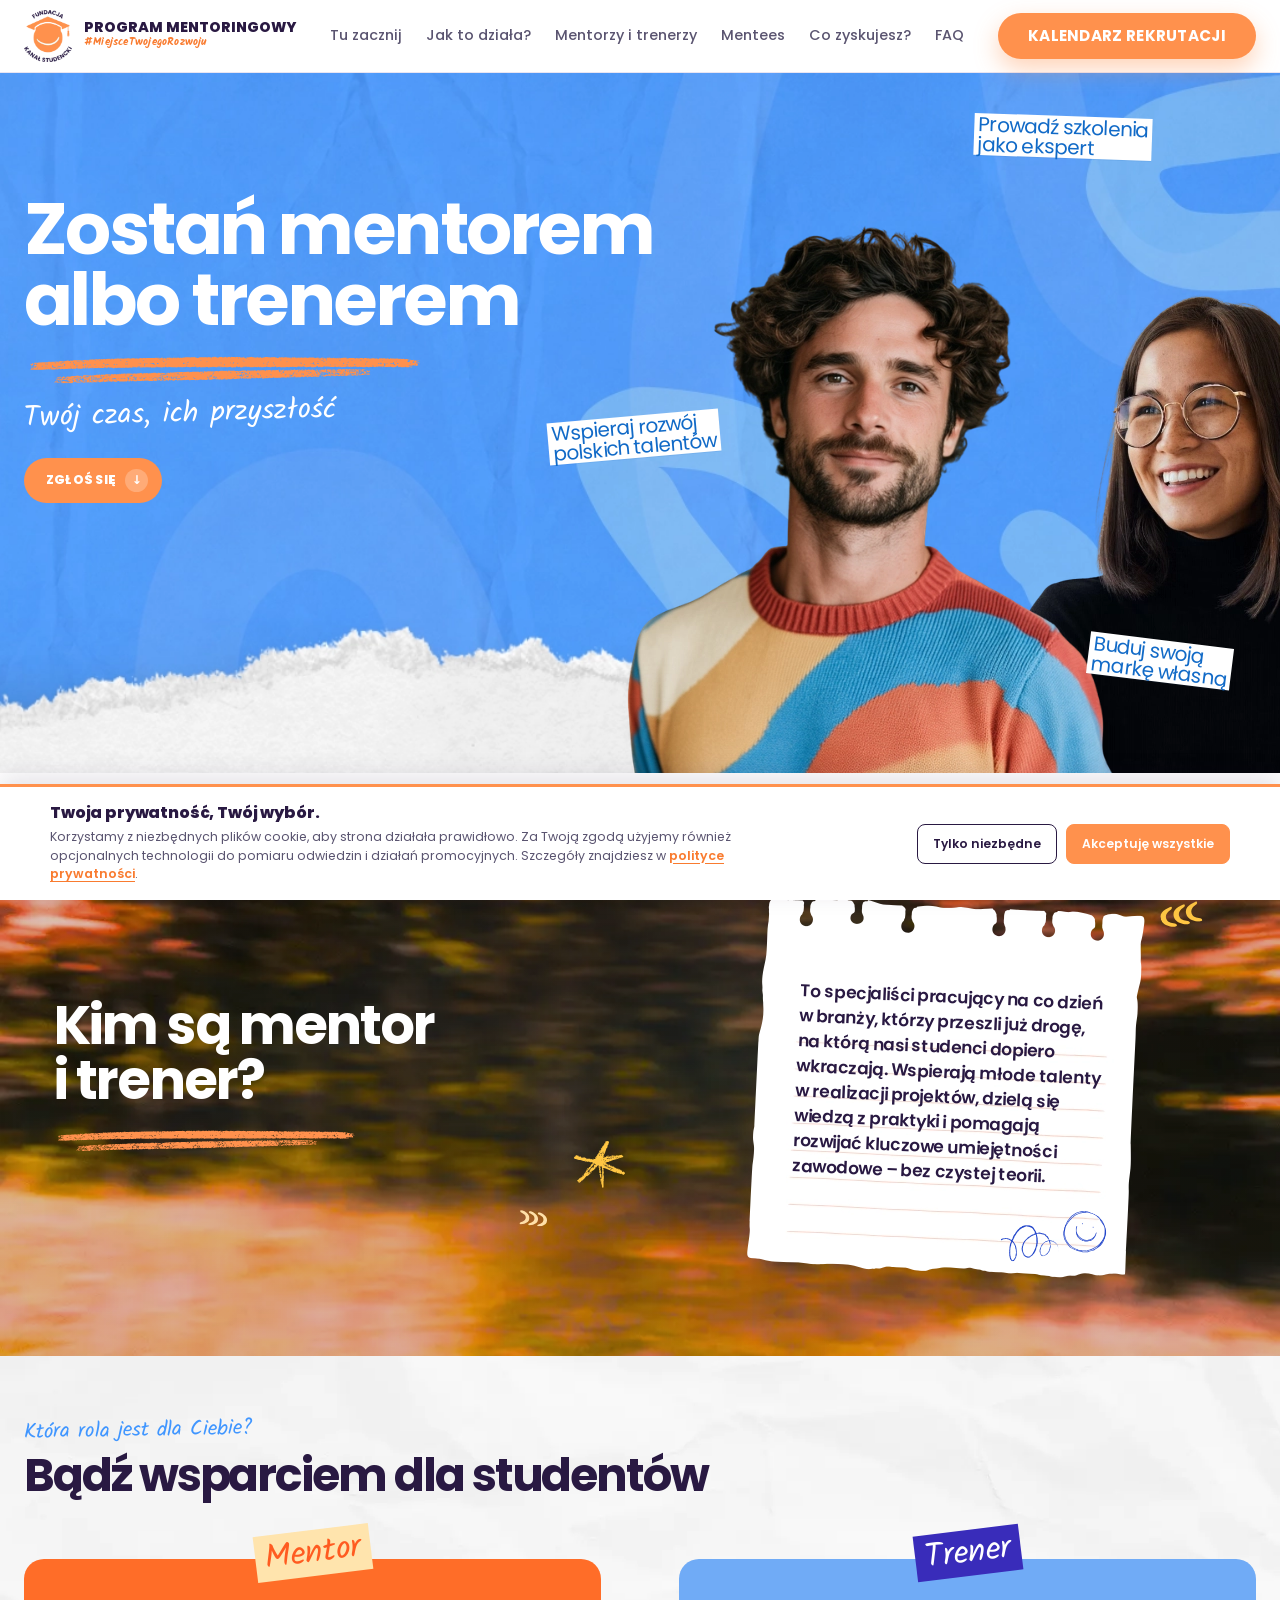
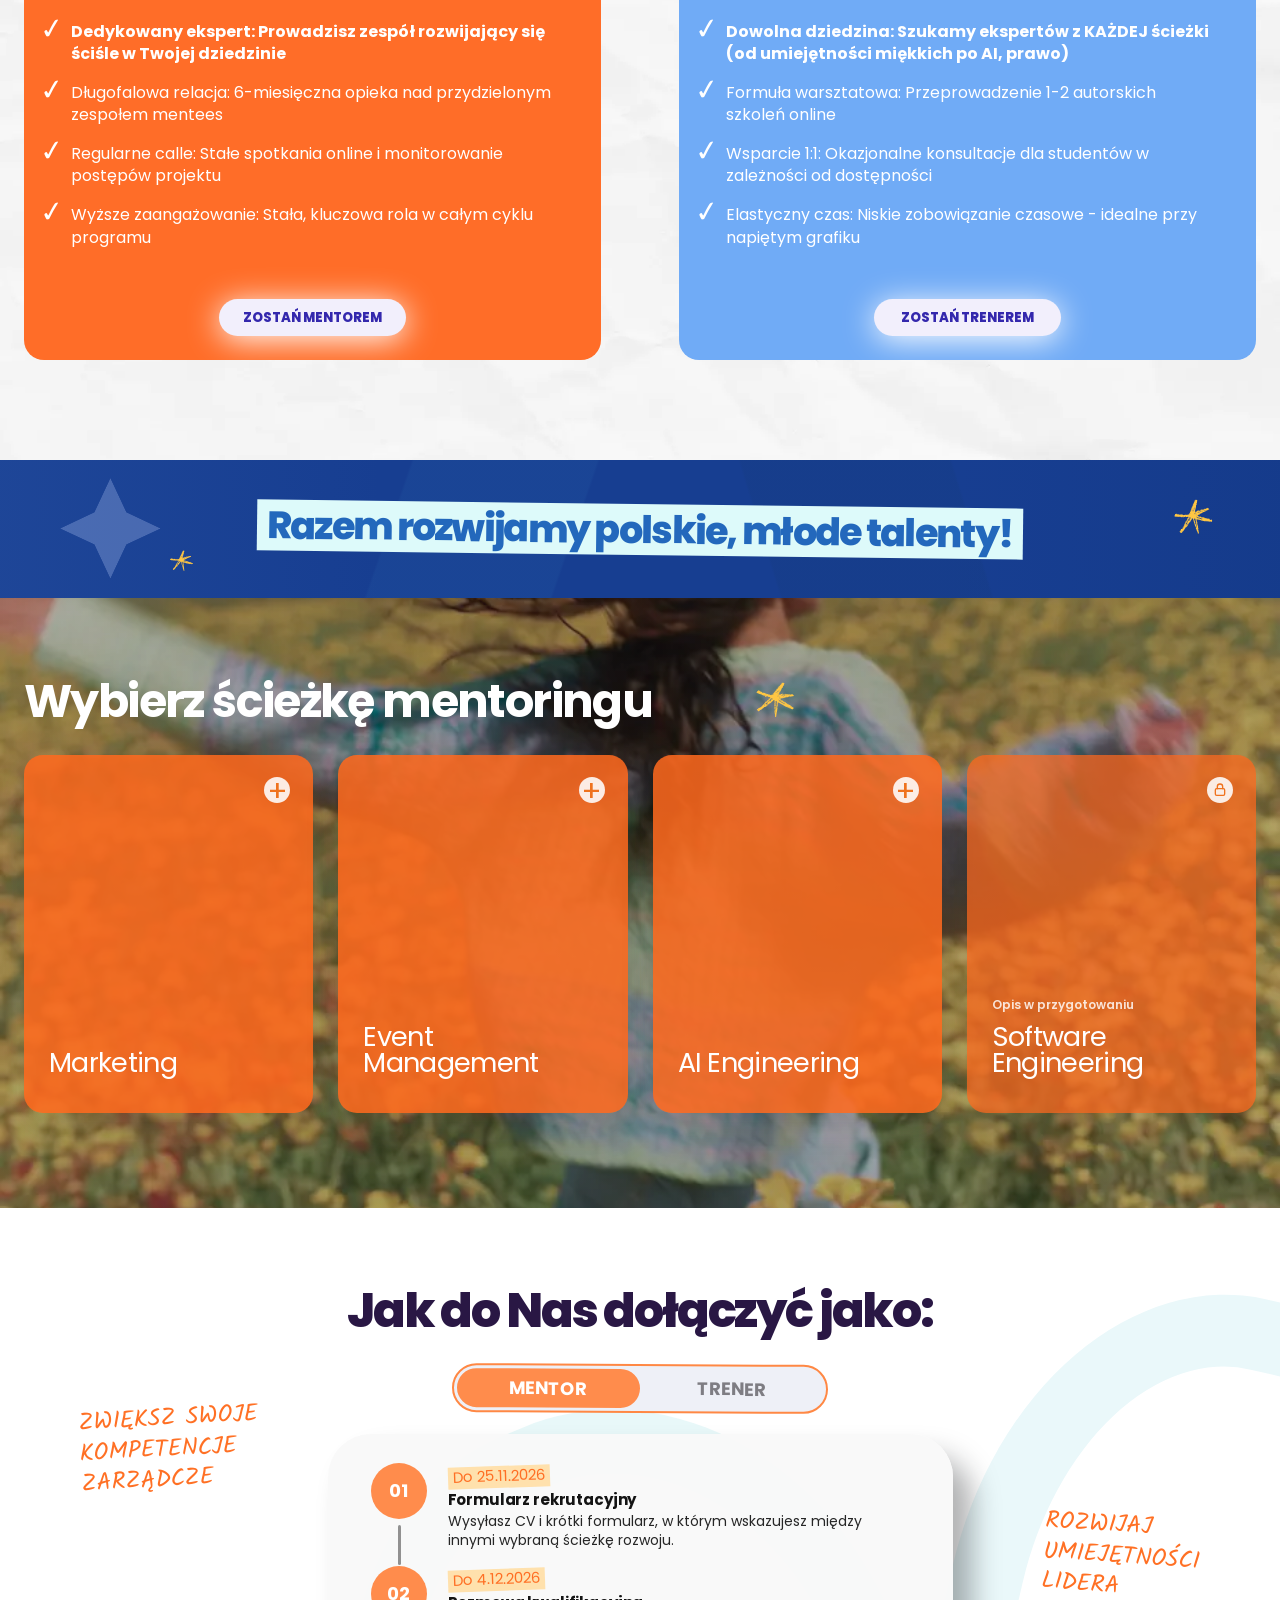
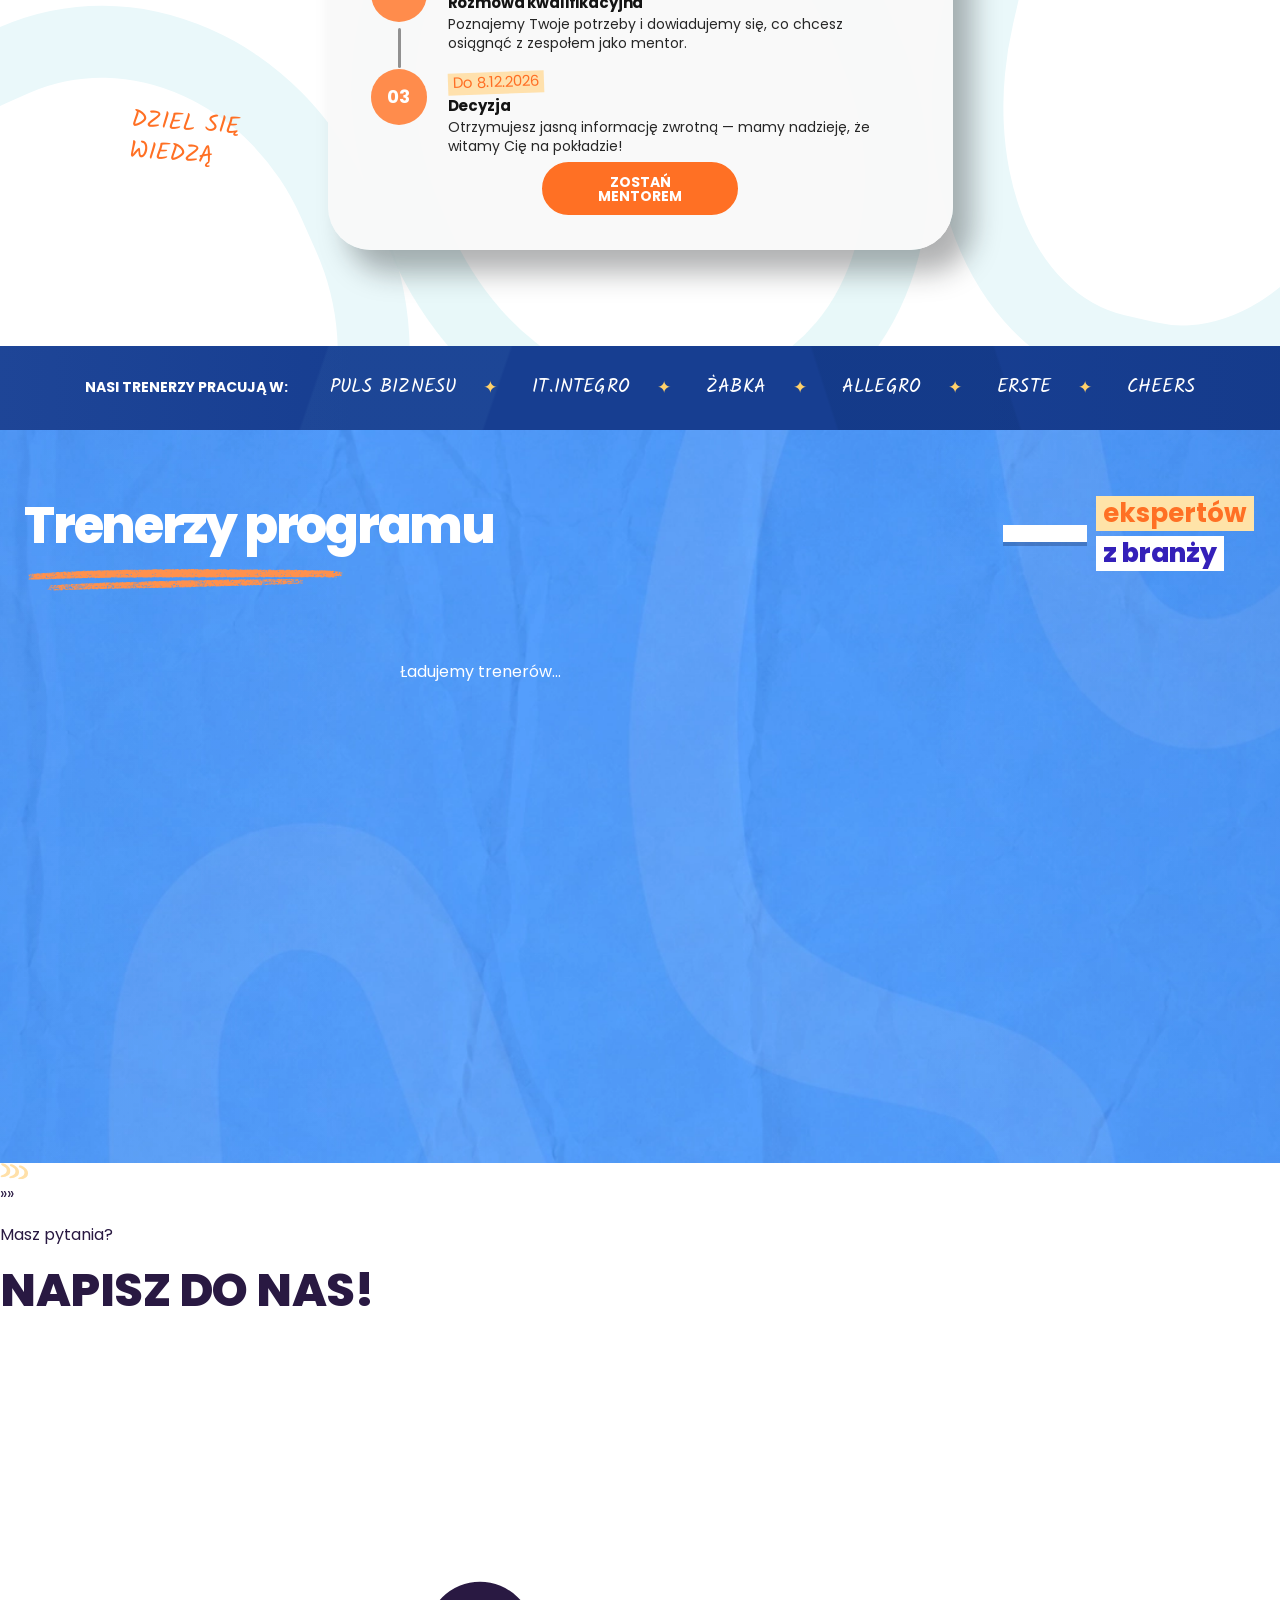
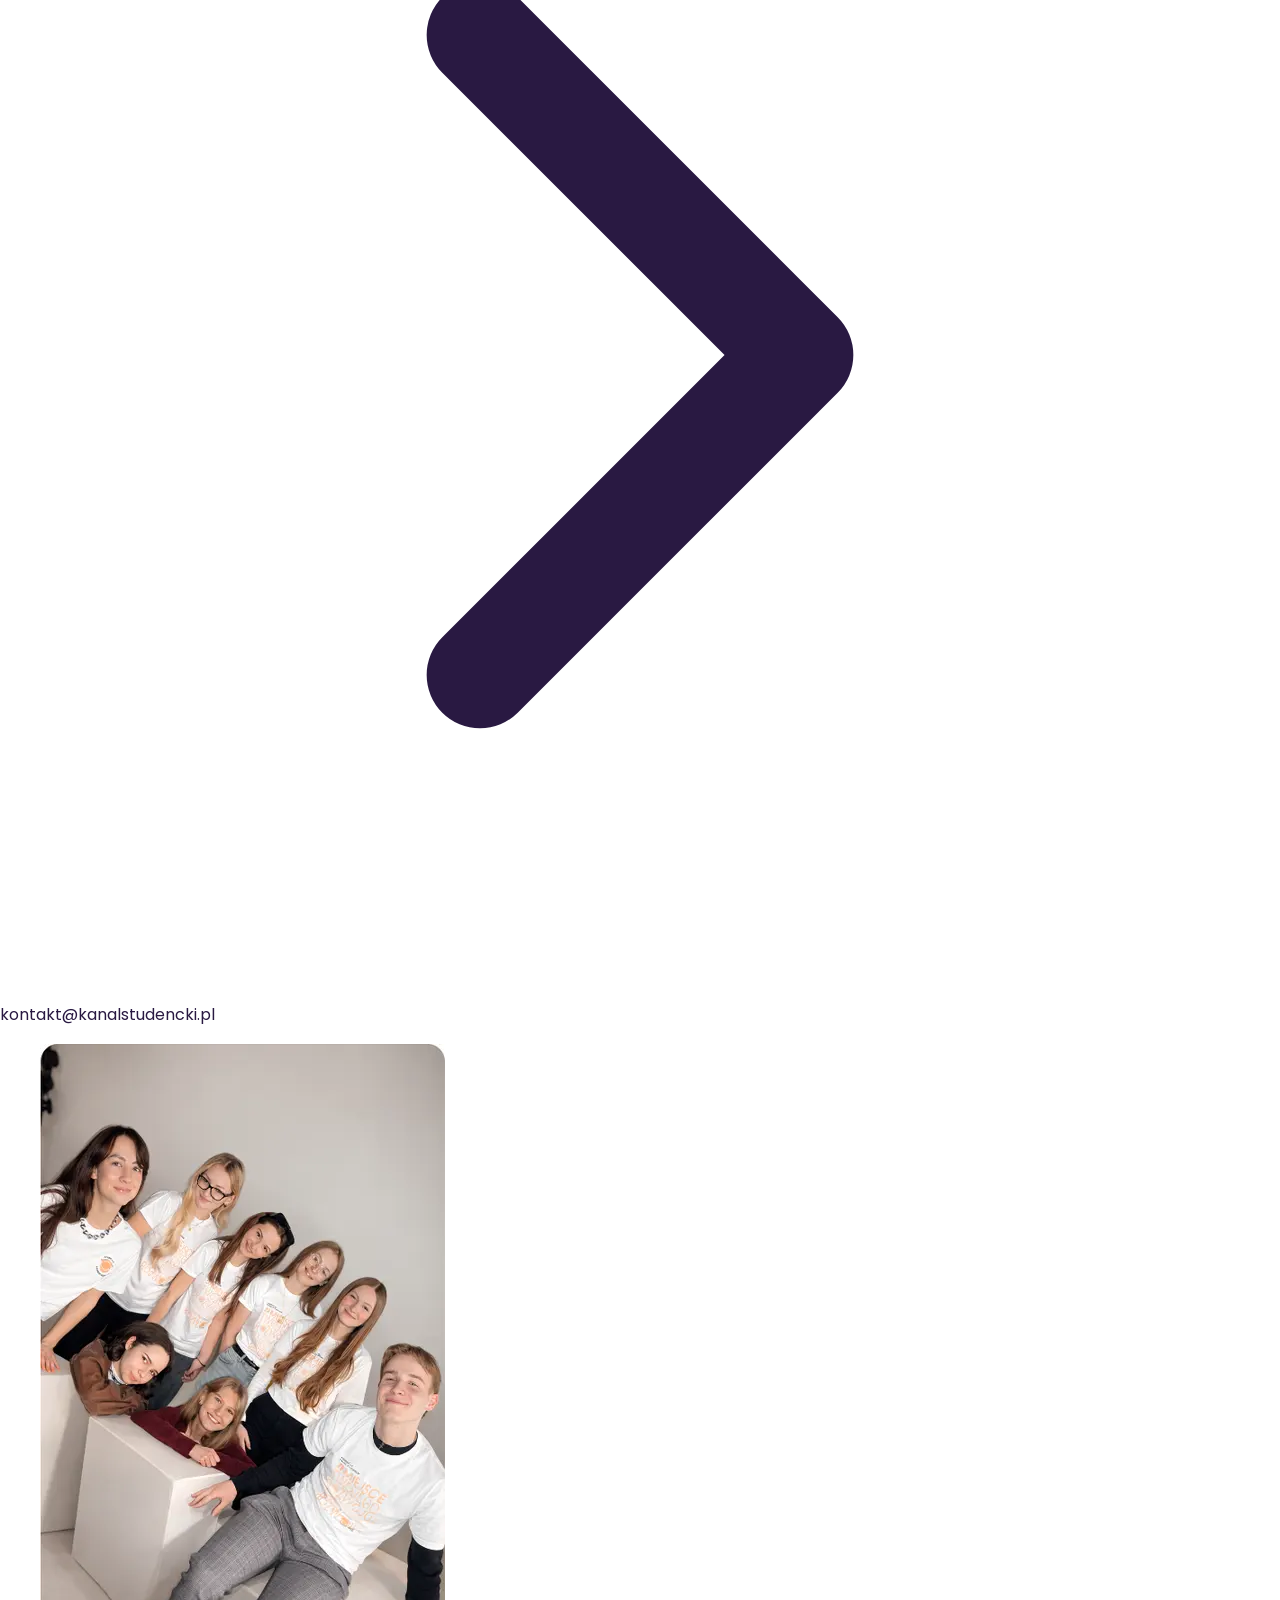
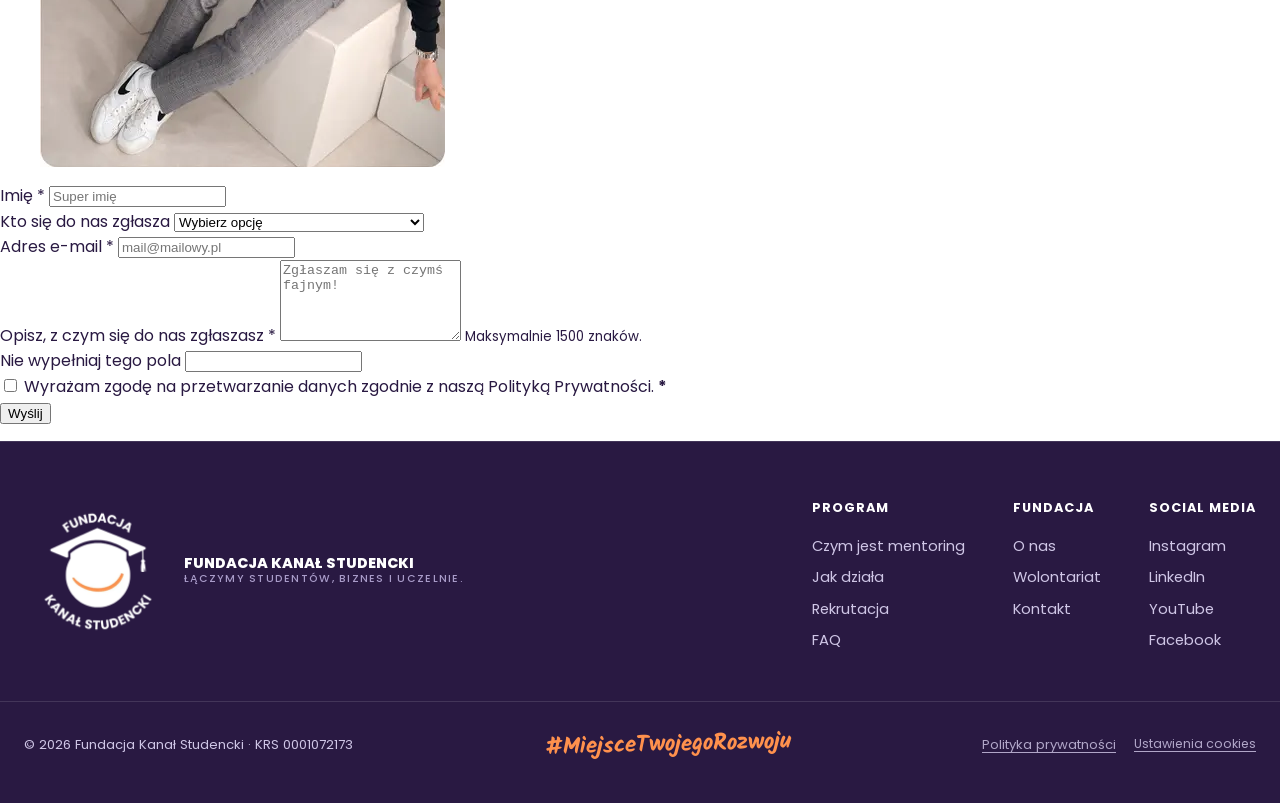
<file: mentorzy.html>
<!DOCTYPE html>
<html lang="pl">
<head>
<meta charset="UTF-8" />
<meta name="viewport" content="width=device-width, initial-scale=1.0" />
<title>Zostań Mentorem lub Trenerem - Fundacja Kanał Studencki | #MiejsceTwojegoRozwoju</title>
<meta name="description" content="Zostań Mentorem lub Trenerem w rocznym programie mentoringowym dla studentów. Podziel się doświadczeniem, poprowadź zespół i pomóż studentom zrobić pierwszy krok w karierze." />
<link rel="preconnect" href="https://fonts.googleapis.com" />
<link rel="preconnect" href="https://fonts.gstatic.com" crossorigin />
<link href="https://fonts.googleapis.com/css2?family=Poppins:wght@400;500;600;700;800&family=Kalam:wght@400;700&display=swap" rel="stylesheet" />
<link rel="stylesheet" href="css/style.css?v=16" />
<link rel="stylesheet" href="css/mentorzy.css?v=28" />
<link rel="canonical" href="https://kanalstudencki.pl/mentorzy" />
</head>
<body>

<!-- ===================== NAV ===================== -->
<header class="nav" id="top">
  <div class="wrap nav-inner">
    <a class="brand" href="index.html" aria-label="Fundacja Kanał Studencki - start">
      <img class="brand-logo" src="img/logo.webp" alt="Logo Fundacji Kanał Studencki" />
      <span class="brand-txt"><b>Program Mentoringowy</b><small>#MiejsceTwojegoRozwoju</small></span>
    </a>
    <nav class="nav-links" aria-label="Menu główne">
      <a href="index.html#mentoring">Tu zacznij</a>
      <a href="index.html#jak-dziala">Jak to działa?</a>
      <a href="mentorzy.html">Mentorzy i trenerzy</a>
      <a href="mentees.html">Mentees</a>
      <a href="index.html#zyskujesz">Co zyskujesz?</a>
      <a href="mentees.html#faq">FAQ</a>
    </nav>
    <a class="btn btn-orange nav-cta" href="mentees.html#rekrutacja">Kalendarz rekrutacji</a>
    <button class="burger" id="burger" aria-label="Otwórz menu" aria-expanded="false"><span></span><span></span><span></span></button>
  </div>
  <div class="mobile-menu" id="mobileMenu">
    <a href="index.html#mentoring">Tu zacznij</a>
    <a href="index.html#jak-dziala">Jak działa program?</a>
    <a href="mentorzy.html">Mentorzy i trenerzy</a>
    <a href="mentees.html">Mentees</a>
    <a href="index.html#zyskujesz">Co zyskujesz?</a>
    <a href="mentees.html#faq">FAQ</a>
    <a class="btn btn-orange" href="mentees.html#rekrutacja">Kalendarz rekrutacji</a>
  </div>
</header>

<!-- ===================== HERO ===================== -->
<section class="mentor-hero" aria-labelledby="mentorHeroTitle">
  <div class="mentor-hero-stage">
    <div class="mentor-hero-inner">
      <div class="mentor-hero-copy">
        <h1 id="mentorHeroTitle">Zostań mentorem<br />albo trenerem</h1>
        <img class="mentor-hero-underscore" src="assets/mentorzy/underscore.svg" alt="" aria-hidden="true" />
        <p class="mentor-hero-tagline">Twój czas, ich przyszłość</p>
        <a class="btn btn-orange button button-orange mentor-hero-cta" href="#mentor_i_trener">
          Zgłoś się <b aria-hidden="true">↓</b>
        </a>
      </div>

    </div>

    <div class="mentor-hero-people">
      <img class="mentor-hero-person mentor-hero-person-two" src="assets/mentorzy/hero-person-2.webp" alt="" aria-hidden="true" />
      <img class="mentor-hero-person mentor-hero-person-one" src="assets/mentorzy/hero-person-1.webp" alt="" aria-hidden="true" />

      <p class="mentor-hero-note mentor-hero-note-support">Wspieraj rozwój<br />polskich talentów</p>
      <p class="mentor-hero-note mentor-hero-note-training">Prowadź szkolenia<br />jako ekspert</p>
      <p class="mentor-hero-note mentor-hero-note-brand">Buduj swoją<br />markę własną</p>
    </div>
  </div>

  <div class="mentor-hero-marquee" aria-hidden="true">
    <div class="mentor-hero-marquee-track">
      <span>Dziel się doświadczeniem</span><i>✦</i>
      <span>Rozwijaj polskie talenty</span><i>✦</i>
      <span>Dziel się wiedzą</span><i>✦</i>
      <span>Inspiruj do działania</span><i>✦</i>
      <span>Zgłoszenia otwarte</span><i>✦</i>
      <span>Dziel się doświadczeniem</span><i>✦</i>
      <span>Rozwijaj polskie talenty</span><i>✦</i>
    </div>
  </div>
</section>

<!-- ===================== KIM SĄ MENTOR I TRENER ===================== -->
<section class="mentor-intro" id="mentorzy" aria-labelledby="mentorIntroTitle">
  <div class="mentor-intro-inner">
    <div class="mentor-intro-heading">
      <h2 id="mentorIntroTitle">Kim są mentor<br />i trener?</h2>
      <img class="mentor-intro-underline" src="assets/mentorzy/underscore.svg" alt="" aria-hidden="true" />
    </div>

    <div class="mentor-intro-note">
      <img class="mentor-intro-paper" src="assets/mentorzy/post-it-note.webp" alt="" aria-hidden="true" />
      <p>To specjaliści pracujący na co dzień w branży, którzy przeszli już drogę, na którą nasi studenci dopiero wkraczają. Wspierają młode talenty w realizacji projektów, dzielą się wiedzą z praktyki i pomagają rozwijać kluczowe umiejętności zawodowe – bez czystej teorii.</p>
      <img class="mentor-intro-doodle" src="assets/mentorzy/doodle-blue.svg" alt="" aria-hidden="true" />
      <img class="mentor-intro-smiley" src="assets/mentorzy/smiley.svg" alt="" aria-hidden="true" />
    </div>
  </div>

  <img class="mentor-intro-star" src="assets/mentorzy/star-doodle.svg" alt="" aria-hidden="true" />
  <img class="mentor-intro-arrows-left" src="assets/mentorzy/arrows-orange.svg" alt="" aria-hidden="true" />
  <img class="mentor-intro-arrows-right" src="assets/mentorzy/arrows-yellow.svg" alt="" aria-hidden="true" />
</section>

<!-- ===================== BĄDŹ WSPARCIEM DLA STUDENTÓW ===================== -->
<section class="mentor-support" id="mentor_i_trener" aria-labelledby="mentorSupportTitle">
  <div class="mentor-support-inner">
    <p class="mentor-support-kicker">Która rola jest dla Ciebie?</p>
    <h2 id="mentorSupportTitle">Bądź wsparciem dla studentów</h2>

    <div class="mentor-support-grid">
      <article class="mentor-support-card mentor-support-card-mentor">
        <h3 class="mentor-support-label">Mentor</h3>
        <ul>
          <li><strong>Dedykowany ekspert:</strong> Prowadzisz zespół rozwijający się ściśle w Twojej dziedzinie</li>
          <li><strong>Długofalowa relacja:</strong> 6-miesięczna opieka nad przydzielonym zespołem mentees</li>
          <li><strong>Regularne calle:</strong> Stałe spotkania online i monitorowanie postępów projektu</li>
          <li><strong>Wyższe zaangażowanie:</strong> Stała, kluczowa rola w całym cyklu programu</li>
        </ul>
        <a class="mentor-support-cta" href="https://docs.google.com/forms/d/e/1FAIpQLSfIB8LSeF-gFOKi8pd_U-oFUsR_RX3jZrrxfOsZnAejpbcjUA/viewform" target="_blank" rel="noopener">Zostań mentorem</a>
      </article>

      <article class="mentor-support-card mentor-support-card-trainer">
        <h3 class="mentor-support-label">Trener</h3>
        <ul>
          <li><strong>Dowolna dziedzina:</strong> Szukamy ekspertów z KAŻDEJ ścieżki (od umiejętności miękkich po AI, prawo)</li>
          <li><strong>Formuła warsztatowa:</strong> Przeprowadzenie 1-2 autorskich szkoleń online</li>
          <li><strong>Wsparcie 1:1:</strong> Okazjonalne konsultacje dla studentów w zależności od dostępności</li>
          <li><strong>Elastyczny czas:</strong> Niskie zobowiązanie czasowe - idealne przy napiętym grafiku</li>
        </ul>
        <a class="mentor-support-cta" href="https://docs.google.com/forms/d/1spegp5-wQa25uxLAM3Pag5r5r9aczgTUc6eIM0xKzic" target="_blank" rel="noopener">Zostań trenerem</a>
      </article>
    </div>
  </div>
</section>

<!-- ===================== RAZEM ROZWIJAMY TALENTY ===================== -->
<section class="mentor-talents" aria-labelledby="mentorTalentsTitle">
  <div class="mentor-talents-inner">
    <img class="mentor-talents-star mentor-talents-star-large" src="assets/mentorzy/star-geometric.svg" alt="" aria-hidden="true" />
    <img class="mentor-talents-star mentor-talents-star-small" src="assets/mentorzy/star-doodle.svg" alt="" aria-hidden="true" />

    <h2 id="mentorTalentsTitle"><span>Razem rozwijamy polskie, młode talenty!</span></h2>

    <img class="mentor-talents-star mentor-talents-star-right" src="assets/mentorzy/star-doodle.svg" alt="" aria-hidden="true" />
  </div>
</section>

<!-- ===================== WYBIERZ ŚCIEŻKĘ MENTORINGU ===================== -->
<section class="mentor-paths" aria-labelledby="mentorPathsTitle">
  <div class="mentor-paths-inner">
    <div class="mentor-paths-heading">
      <h2 id="mentorPathsTitle">Wybierz ścieżkę mentoringu</h2>
      <img src="assets/mentorzy/star-doodle.svg" alt="" aria-hidden="true" />
    </div>

    <div class="mentor-paths-grid">
      <button class="mentor-path-card" type="button" data-path="marketing" aria-haspopup="dialog">
        <span class="mentor-path-card-plus" aria-hidden="true">+</span>
        <span class="mentor-path-card-name">Marketing</span>
      </button>

      <button class="mentor-path-card" type="button" data-path="event-management" aria-haspopup="dialog">
        <span class="mentor-path-card-plus" aria-hidden="true">+</span>
        <span class="mentor-path-card-name">Event<br />Management</span>
      </button>

      <button class="mentor-path-card" type="button" data-path="ai-engineering" aria-haspopup="dialog">
        <span class="mentor-path-card-plus" aria-hidden="true">+</span>
        <span class="mentor-path-card-name">AI Engineering</span>
      </button>

      <button class="mentor-path-card mentor-path-card-disabled" type="button" disabled aria-disabled="true">
        <span class="mentor-path-card-lock" aria-hidden="true">
          <svg viewBox="0 0 24 24" fill="none"><rect x="5" y="10" width="14" height="10" rx="2" stroke="currentColor" stroke-width="2"/><path d="M8 10V7a4 4 0 0 1 8 0v3" stroke="currentColor" stroke-width="2" stroke-linecap="round"/></svg>
        </span>
        <span class="mentor-path-card-status">Opis w przygotowaniu</span>
        <span class="mentor-path-card-name">Software<br />Engineering</span>
      </button>
    </div>
  </div>
</section>

<!-- ===================== JAK DO NAS DOŁĄCZYĆ ===================== -->
<section class="mentor-join" id="dolacz" aria-labelledby="mentorJoinTitle">
  <div class="mentor-join-inner">
    <h2 id="mentorJoinTitle">Jak do Nas dołączyć jako:</h2>

    <div class="mentor-join-tabs" role="tablist" aria-label="Wybierz rolę w programie">
      <button class="mentor-join-tab is-active" id="mentorJoinTabMentor" type="button" role="tab" aria-selected="true" aria-controls="mentorJoinPanelMentor" tabindex="0">Mentor</button>
      <button class="mentor-join-tab" id="mentorJoinTabTrainer" type="button" role="tab" aria-selected="false" aria-controls="mentorJoinPanelTrainer" tabindex="-1">Trener</button>
    </div>

    <div class="mentor-join-stage">
      <p class="mentor-join-note mentor-join-note-management" aria-hidden="true">Zwiększ swoje<br />kompetencje<br />zarządcze</p>
      <p class="mentor-join-note mentor-join-note-knowledge" aria-hidden="true">Dziel się<br />wiedzą</p>
      <p class="mentor-join-note mentor-join-note-leader" aria-hidden="true">Rozwijaj<br />umiejętności<br />lidera</p>

      <div class="mentor-join-panel" id="mentorJoinPanelMentor" role="tabpanel" aria-labelledby="mentorJoinTabMentor">
        <ol class="mentor-join-timeline">
          <li class="mentor-join-step">
            <span class="mentor-join-step-number" aria-hidden="true">01</span>
            <div>
              <p class="mentor-join-date">Do 25.11.2026</p>
              <h3>Formularz rekrutacyjny</h3>
              <p>Wysyłasz CV i krótki formularz, w którym wskazujesz między innymi wybraną ścieżkę rozwoju.</p>
            </div>
          </li>
          <li class="mentor-join-step">
            <span class="mentor-join-step-number" aria-hidden="true">02</span>
            <div>
              <p class="mentor-join-date">Do 4.12.2026</p>
              <h3>Rozmowa kwalifikacyjna</h3>
              <p>Poznajemy Twoje potrzeby i dowiadujemy się, co chcesz osiągnąć z zespołem jako mentor.</p>
            </div>
          </li>
          <li class="mentor-join-step">
            <span class="mentor-join-step-number" aria-hidden="true">03</span>
            <div>
              <p class="mentor-join-date">Do 8.12.2026</p>
              <h3>Decyzja</h3>
              <p>Otrzymujesz jasną informację zwrotną — mamy nadzieję, że witamy Cię na pokładzie!</p>
            </div>
          </li>
        </ol>

        <a class="mentor-join-cta" href="https://docs.google.com/forms/d/e/1FAIpQLSfIB8LSeF-gFOKi8pd_U-oFUsR_RX3jZrrxfOsZnAejpbcjUA/viewform" target="_blank" rel="noopener">Zostań mentorem</a>
      </div>

      <div class="mentor-join-panel mentor-join-panel-trainer" id="mentorJoinPanelTrainer" role="tabpanel" aria-labelledby="mentorJoinTabTrainer" hidden>
        <div class="mentor-join-trainer-content">
          <p class="mentor-join-trainer-badge">Nabór ciągły</p>
          <h3>Dołącz jako trener w każdym momencie</h3>
          <p>Przez cały rok zapraszamy ekspertów, którzy chcą podzielić się praktyczną wiedzą podczas szkolenia lub warsztatu dla studentów.</p>
          <p>Możesz napisać na <a class="mentor-join-mail" href="mailto:kontakt@kanalstudencki.pl?subject=Chcę%20zostać%20trenerem%20w%20Programie%20Mentoringowym">kontakt@kanalstudencki.pl</a> albo przesłać zgłoszenie przez formularz.</p>

          <div class="mentor-join-actions">
            <a class="mentor-join-cta mentor-join-cta-secondary" href="mailto:kontakt@kanalstudencki.pl?subject=Chcę%20zostać%20trenerem%20w%20Programie%20Mentoringowym">Napisz maila</a>
            <a class="mentor-join-cta" href="https://docs.google.com/forms/d/1spegp5-wQa25uxLAM3Pag5r5r9aczgTUc6eIM0xKzic" target="_blank" rel="noopener">Wypełnij formularz</a>
          </div>
        </div>
      </div>
    </div>
  </div>
</section>

<!-- ===================== NASI TRENERZY PRACUJĄ W ===================== -->
<section class="mentor-companies" aria-labelledby="mentorCompaniesTitle">
  <div class="mentor-companies-inner">
    <h2 id="mentorCompaniesTitle">Nasi trenerzy pracują w:</h2>
    <ul aria-label="Firmy, w których pracują trenerzy programu">
      <li>Puls Biznesu</li>
      <li>IT.INTEGRO</li>
      <li>Żabka</li>
      <li>Allegro</li>
      <li>Erste</li>
      <li>Cheers</li>
    </ul>
  </div>
</section>

<!-- ===================== TRENERZY PROGRAMU ===================== -->
<section class="mentor-trainers" id="trenerzy" aria-labelledby="mentorTrainersTitle">
  <div class="mentor-trainers-inner">
    <header class="mentor-trainers-header">
      <div class="mentor-trainers-heading">
        <h2 id="mentorTrainersTitle">Trenerzy programu</h2>
        <img src="assets/mentorzy/underscore.svg" alt="" aria-hidden="true" />
      </div>

      <p class="mentor-trainers-count" aria-label="Liczba ekspertów z branży">
        <strong id="mentorTrainersTotal">—</strong>
        <span><b>ekspertów</b><em>z branży</em></span>
      </p>
    </header>

    <div class="mentor-trainers-filters" id="mentorTrainersFilters" role="group" aria-label="Filtruj trenerów według obszaru"></div>

    <div class="mentor-trainers-carousel">
      <button class="mentor-trainers-arrow mentor-trainers-arrow-prev" id="mentorTrainersPrev" type="button" aria-label="Pokaż poprzednich trenerów" hidden>‹</button>
      <div class="mentor-trainers-track" id="mentorTrainersTrack" role="list" aria-label="Trenerzy programu" aria-busy="true">
        <p class="mentor-trainers-message">Ładujemy trenerów…</p>
      </div>
      <button class="mentor-trainers-arrow mentor-trainers-arrow-next" id="mentorTrainersNext" type="button" aria-label="Pokaż kolejnych trenerów" hidden>›</button>
    </div>

    <p class="sr-only" id="mentorTrainersStatus" role="status" aria-live="polite"></p>
  </div>
</section>

<!-- ===================== KONTAKT ===================== -->
<section class="mentor-contact" id="kontakt" aria-labelledby="mentorContactTitle">
  <div class="mentor-contact-inner">
    <img class="mentor-contact-doodle mentor-contact-doodle-top" src="assets/mentorzy/arrows-orange.svg" alt="" aria-hidden="true" />
    <span class="mentor-contact-doodle mentor-contact-doodle-bottom" aria-hidden="true">»»</span>

    <header class="mentor-contact-heading">
      <p>Masz pytania?</p>
      <h2 id="mentorContactTitle">Napisz do nas!</h2>
      <a class="mentor-contact-email" href="mailto:kontakt@kanalstudencki.pl">
        <span class="mentor-contact-email-icon" aria-hidden="true">
          <svg viewBox="0 0 24 24" fill="none"><path d="m9 6 6 6-6 6" stroke="currentColor" stroke-width="2" stroke-linecap="round" stroke-linejoin="round" /></svg>
        </span>
        <span>kontakt@kanalstudencki.pl</span>
      </a>
    </header>

    <figure class="mentor-contact-media">
      <img src="assets/mentorzy/contact-team.webp" alt="Zespół Fundacji Kanał Studencki" width="405" height="723" loading="lazy" decoding="async" />
    </figure>

    <form class="mentor-contact-form" id="mentorContactForm" action="mailto:kontakt@kanalstudencki.pl" method="post" enctype="text/plain" novalidate>
      <div class="mentor-contact-fields">
        <div class="mentor-contact-field">
          <label for="mentorContactName">Imię <span aria-hidden="true">*</span></label>
          <input id="mentorContactName" name="name" type="text" autocomplete="name" placeholder="Super imię" required maxlength="80" />
        </div>

        <div class="mentor-contact-field">
          <label for="mentorContactType">Kto się do nas zgłasza</label>
          <select id="mentorContactType" name="contactType">
            <option value="">Wybierz opcję</option>
            <option value="Student / studentka">Student / studentka</option>
            <option value="Koło naukowe / organizacja studencka">Koło naukowe / organizacja studencka</option>
            <option value="Firma / partner">Firma / partner</option>
            <option value="Mentor / trener">Mentor / trener</option>
            <option value="Inne">Inne</option>
          </select>
        </div>

        <div class="mentor-contact-field mentor-contact-field-wide">
          <label for="mentorContactEmail">Adres e-mail <span aria-hidden="true">*</span></label>
          <input id="mentorContactEmail" name="email" type="email" autocomplete="email" inputmode="email" placeholder="mail@mailowy.pl" required maxlength="160" />
        </div>

        <div class="mentor-contact-field mentor-contact-field-wide">
          <label for="mentorContactMessage">Opisz, z czym się do nas zgłaszasz <span aria-hidden="true">*</span></label>
          <textarea id="mentorContactMessage" name="message" rows="5" placeholder="Zgłaszam się z czymś fajnym!" required maxlength="1500" aria-describedby="mentorContactMessageHint"></textarea>
          <small id="mentorContactMessageHint">Maksymalnie 1500 znaków.</small>
        </div>
      </div>

      <div class="mentor-contact-honeypot" aria-hidden="true">
        <label for="mentorContactWebsite">Nie wypełniaj tego pola</label>
        <input id="mentorContactWebsite" name="website" type="text" tabindex="-1" autocomplete="off" />
      </div>

      <label class="mentor-contact-consent" for="mentorContactConsent">
        <input id="mentorContactConsent" name="consent" type="checkbox" required />
        <span class="mentor-contact-checkbox" aria-hidden="true"></span>
        <span>Wyrażam zgodę na przetwarzanie danych zgodnie z naszą <a href="https://kanalstudencki.pl/polityka-prywatnosci/" target="_blank" rel="noopener">Polityką Prywatności</a>. <b aria-hidden="true">*</b></span>
      </label>

      <div class="mentor-contact-actions">
        <button class="mentor-contact-submit" type="submit">Wyślij</button>
        <p class="mentor-contact-status" id="mentorContactStatus" role="status" aria-live="polite"></p>
      </div>
    </form>
  </div>
</section>

<!-- ===================== FOOTER ===================== -->
<footer>
  <div class="wrap foot-top">
    <a class="brand" href="index.html">
      <img class="brand-logo" src="img/logo-white.webp" alt="Logo Fundacji Kanał Studencki" />
      <span class="brand-txt"><b>Fundacja Kanał Studencki</b><small>Łączymy studentów, biznes i uczelnie.</small></span>
    </a>
    <div class="foot-links">
      <div class="foot-col">
        <b>Program</b>
        <a href="index.html#mentoring">Czym jest mentoring</a>
        <a href="index.html#jak-dziala">Jak działa</a>
        <a href="mentees.html#rekrutacja">Rekrutacja</a>
        <a href="mentees.html#faq">FAQ</a>
      </div>
      <div class="foot-col">
        <b>Fundacja</b>
        <a href="https://kanalstudencki.pl/o-nas/" target="_blank" rel="noopener">O nas</a>
        <a href="https://kanalstudencki.pl/wolontariat/" target="_blank" rel="noopener">Wolontariat</a>
        <a href="https://kanalstudencki.pl/contact/" target="_blank" rel="noopener">Kontakt</a>
      </div>
      <div class="foot-col">
        <b>Social media</b>
        <a href="https://www.instagram.com/kanalstudencki/" target="_blank" rel="noopener">Instagram</a>
        <a href="https://www.linkedin.com/company/kanal-studencki/" target="_blank" rel="noopener">LinkedIn</a>
        <a href="https://www.youtube.com/@tuMATURA" target="_blank" rel="noopener">YouTube</a>
        <a href="https://www.facebook.com/kanalstudencki/" target="_blank" rel="noopener">Facebook</a>
      </div>
    </div>
  </div>
  <div class="wrap foot-bottom">
    <span>© 2026 Fundacja Kanał Studencki · KRS 0001072173</span>
    <span class="hand foot-tag">#MiejsceTwojegoRozwoju</span>
    <div class="footer-legal-links">
      <a class="footer-privacy-link" href="https://kanalstudencki.pl/polityka-prywatnosci/">Polityka prywatności</a>
    </div>
  </div>
</footer>

<div id="toast-container"></div>

<!-- ========== POPUP ŚCIEŻKI MENTORINGOWEJ ========== -->
<div class="mentor-path-modal" id="mentorPathModal" hidden aria-hidden="true">
  <div class="mentor-path-modal-dialog" role="dialog" aria-modal="true" aria-labelledby="mentorPathModalTitle" tabindex="-1">
    <button class="mentor-path-modal-close" id="mentorPathModalClose" type="button" aria-label="Zamknij opis ścieżki">&times;</button>
    <header class="mentor-path-modal-header">
      <p>Ścieżka mentoringowa</p>
      <h3 id="mentorPathModalTitle"></h3>
      <div class="mentor-path-modal-lead" id="mentorPathModalLead"></div>
    </header>
    <div class="mentor-path-modal-content" id="mentorPathModalContent"></div>
  </div>
</div>

<!-- ========== POPUP TRENERA ========== -->
<div class="mentor-trainer-modal" id="mentorTrainerModal" hidden aria-hidden="true">
  <div class="mentor-trainer-modal-dialog" role="dialog" aria-modal="true" aria-labelledby="mentorTrainerModalTitle" tabindex="-1">
    <button class="mentor-trainer-modal-close" id="mentorTrainerModalClose" type="button" aria-label="Zamknij profil trenera">&times;</button>
    <div class="mentor-trainer-modal-media" id="mentorTrainerModalMedia">
      <img id="mentorTrainerModalImage" alt="" hidden />
      <span class="mentor-trainer-modal-initials" id="mentorTrainerModalInitials" aria-hidden="true"></span>
    </div>
    <div class="mentor-trainer-modal-content">
      <p class="mentor-trainer-modal-categories" id="mentorTrainerModalCategories"></p>
      <h3 id="mentorTrainerModalTitle"></h3>
      <p class="mentor-trainer-modal-role" id="mentorTrainerModalRole"></p>
      <p class="mentor-trainer-modal-description" id="mentorTrainerModalDescription"></p>
    </div>
  </div>
</div>

<!-- =====================================================
   POPUP NEWSLETTER
===================================================== -->
<div class="popup-news" id="popupNews" aria-hidden="true" role="dialog" aria-labelledby="popupTitle" hidden>
  <button class="popup-close" id="popupClose" aria-label="Zamknij powiadomienie">
    <svg width="14" height="14" viewBox="0 0 14 14" fill="none" aria-hidden="true"><path d="M1 1L13 13M13 1L1 13" stroke="currentColor" stroke-width="1.8" stroke-linecap="round"/></svg>
  </button>
  <div class="popup-content">
    <div class="popup-icon" aria-hidden="true">
      <svg width="22" height="22" viewBox="0 0 24 24" fill="none"><path d="M3 6.5L12 13L21 6.5" stroke="currentColor" stroke-width="1.8" stroke-linecap="round" stroke-linejoin="round"/><rect x="3" y="4.5" width="18" height="15" rx="2.5" stroke="currentColor" stroke-width="1.8"/></svg>
    </div>
    <span class="popup-badge hand">Nie przegap!</span>
    <h3 id="popupTitle" class="popup-title">Rekrutacja tuż-tuż</h3>
    <p>Zapisz się do newslettera, w powiadomimy Cię, gdy ruszy rekrutacja!</p>
    <form id="popupNewsForm" class="news-form popup-form" novalidate>
      <label class="sr-only" for="popupEmail">Twój adres e-mail</label>
      <input type="email" id="popupEmail" class="news-input popup-input" name="email" placeholder="twoj@email.pl" autocomplete="email" required />
      <div style="display:none;" aria-hidden="true">
        <input type="text" name="website" id="popupWebsite" tabindex="-1" autocomplete="off" />
      </div>
      <button type="submit" class="btn btn-orange btn-sm popup-btn">
        Powiadom mnie
        <svg width="14" height="14" viewBox="0 0 14 14" fill="none" aria-hidden="true"><path d="M1 7H13M13 7L7.5 1.5M13 7L7.5 12.5" stroke="currentColor" stroke-width="1.8" stroke-linecap="round" stroke-linejoin="round"/></svg>
      </button>
    </form>
  </div>
</div>

<script src="js/consent.js?v=3"></script>
<script src="js/main.js?v=15"></script>
<script src="js/mentorzy.js?v=12"></script>
<script src="js/contact.js?v=1"></script>
</body>
</html>
</file>
<file: css/style.css>
/* =====================================================
   Mentoring Studencki — Fundacja Kanał Studencki
===================================================== */
:root{
  --navy:#291942;
  --navy-2:#332052;
  --blue:#4096ff;
  --yellow-light:#f9d982;
  --blue-deep:#2464b3;
  --orange:#ff914d;
  --orange-deep:#f97b2f;
  --yellow:#ffc459;
  --green:#47b379;
  --teal:#10aeb4;
  --violet:#3a2fa8;
  --peach:#f5c2a0;
  --cream:#f6efe7;
  --paper:#faf9fc;
  --white:#ffffff;
  --ink:#291942;
  --ink-soft:#5a5470;
  --line:#e9e5f2;
  --font:'Poppins',system-ui,sans-serif;
  --hand:'Kalam',cursive;
  --wrap:1320px;
  --r-lg:28px;
  --r-md:20px;
}

*{box-sizing:border-box;}
html{scroll-behavior:smooth;max-width:100%; overflow-x: hidden;}
body{
  margin:0;font-family:var(--font);color:var(--ink);
  background:var(--white);line-height:1.6;-webkit-font-smoothing:antialiased;
  overflow-x:hidden;
}
a{color:inherit;text-decoration:none;}
img{max-width:100%;display:block;}
::selection{background:var(--orange);color:#fff;}
.wrap{max-width:var(--wrap);margin:0 auto;padding:0 24px;}
.sr-only{position:absolute;width:1px;height:1px;margin:-1px;padding:0;overflow:hidden;clip:rect(0 0 0 0);border:0;}
:focus-visible{outline:3px solid var(--orange);outline-offset:3px;border-radius:6px;}
section{scroll-margin-top:80px;}

h1,h2,h3,h4{font-weight:800;line-height:1.1;margin:0;letter-spacing:-.01em;}
h1{font-size:clamp(2rem,6vw,4.2rem);text-transform:uppercase;}
h2{font-size:clamp(1.8rem,4.4vw,2.9rem);text-transform:uppercase;}
h3{font-size:1.3rem;}
.center{text-align:center;}
.hand{font-family:var(--hand);font-weight:700;text-transform:none;letter-spacing:0;}

.kicker{
  font-family:var(--hand);font-weight:700;font-size:1.25rem;
  margin:0 0 10px;display:inline-block;transform:rotate(-1.5deg);
}
.k-orange{color:var(--orange);}
.k-blue{color:var(--blue);}
.k-violet{color:var(--violet);}
.k-yellow{color:var(--yellow);}
.k-teal{color:var(--teal);}
.k-navy{color:var(--navy);}
.k-green{color:var(--green);}
.kicker.center{display:block;}

/* ---------- buttons ---------- */
.btn{
  display:inline-flex;align-items:center;gap:.5em;
  font-family:var(--font);font-weight:700;font-size:.95rem;
  padding:15px 30px;border-radius:999px;border:none;cursor:pointer;
  transition:transform .18s ease,box-shadow .18s ease,background .18s ease;
  line-height:1;text-transform:uppercase;letter-spacing:.02em;
}
.btn-orange{background:var(--orange);color:#fff;box-shadow:0 10px 24px rgba(255,145,77,.4);}
.btn-orange-disabled {
  background: #c29173;
  filter: grayscale(0.4);
  pointer-events: none;
  color: white;
}
.btn-orange:hover{background:var(--orange-deep);transform:translateY(-3px) rotate(-1deg);box-shadow:0 14px 30px rgba(255,145,77,.5);}
.btn-lg{padding:18px 38px;font-size:1.05rem;}
.duo-card .btn{margin-top:22px;}
.btn-white{background:#fff;box-shadow:0 8px 20px rgba(0,0,0,.15);}
.dc-mentor .btn-white:hover{background:var(--cream);transform:translateY(-3px) rotate(-1deg);box-shadow:0 12px 26px rgba(0,0,0,.2);}
.dc-mentor .btn-white{color:var(--orange-deep);}
.dc-trener .btn-white{color:var(--teal); opacity: 0.8; pointer-events: none;}
/* =====================================================
   NAV
===================================================== */
.nav{
  position:sticky;top:0;z-index:100;
  background:rgba(255,255,255,.9);backdrop-filter:blur(12px);
  border-bottom:1px solid var(--line);
}
.nav-inner{display:flex;align-items:center;justify-content:space-between;height:72px;gap:18px;min-width:0;}
.brand{display:flex;align-items:center;gap:12px;flex-shrink:0;}
.brand-logo{height:52px;width:auto;transition:transform .3s cubic-bezier(.34,1.56,.64,1);}
.brand:hover .brand-logo{transform:rotate(-6deg) scale(1.06);}
.brand-txt b{display:block;font-weight:800;font-size:.9rem;text-transform:uppercase;line-height:1.05;}
.brand-txt small{display:block;font-size:.66rem;color:var(--orange-deep);font-family:var(--hand);font-weight:700;letter-spacing:.02em;}
.nav-links{display:flex;align-items:center;gap:24px;min-width:0;}
.nav-links a{font-weight:500;font-size:.9rem;color:var(--ink-soft);position:relative;transition:color .15s;white-space:nowrap;}
.nav-links a::after{
  content:"";position:absolute;left:0;bottom:-6px;width:0;height:3px;border-radius:3px;
  background:var(--orange);transition:width .22s ease;
}
.nav-links a:hover{color:var(--ink);}
.nav-links a:hover::after{width:100%;}
.nav-cta{flex-shrink:0;white-space:nowrap;}
.burger{display:none;background:none;border:none;cursor:pointer;padding:8px;}
.burger span{display:block;width:24px;height:3px;border-radius:3px;background:var(--ink);margin:5px 0;transition:.25s;}
.mobile-menu{display:none;flex-direction:column;gap:4px;padding:12px 24px 22px;border-top:1px solid var(--line);background:#fff;}
.mobile-menu a{padding:12px 4px;font-weight:600;border-bottom:1px solid var(--line);}
.mobile-menu a.btn{border:none;justify-content:center;margin-top:10px;}
.nav.open .mobile-menu{display:flex;}
.nav.open .burger span:nth-child(1){transform:translateY(8px) rotate(45deg);}
.nav.open .burger span:nth-child(2){opacity:0;}
.nav.open .burger span:nth-child(3){transform:translateY(-8px) rotate(-45deg);}

/* =====================================================
   HERO
===================================================== */
.hero{
  position:relative;overflow:hidden;color:#fff;
  background:url("../img/hero-tlo.webp") center/cover no-repeat;
  padding-top:64px;
}
.hero-blob{
  position:absolute;border-radius:50%;filter:blur(60px);opacity:.45;pointer-events:none;
  animation:blob 14s ease-in-out infinite alternate;
}
.hero-blob.b1{width:520px;height:520px;background:#6db2ff;top:-160px;left:-140px;}
.hero-blob.b2{width:420px;height:420px;background:#2e6bd8;bottom:60px;right:-120px;animation-delay:-6s;}
@keyframes blob{
  0%{transform:translate(0,0) scale(1);}
  100%{transform:translate(40px,30px) scale(1.12);}
}

.hero-grid{
  position:relative;z-index:2;
  display:grid;grid-template-columns:1.1fr .9fr;gap:44px;align-items:center;
  padding-bottom:50px;
}
.pill-row{display:flex;flex-wrap:wrap;gap:10px 14px;margin:0 0 26px;padding:0;}
.pill{
  font-size:1.05rem;padding:6px 16px;border-radius:999px;line-height:1.2;
  background:rgba(255,255,255,.14);border:1.5px dashed rgba(255,255,255,.55);color:#fff;
  transform:rotate(-1deg);
}
.pill:nth-child(2n){transform:rotate(1.4deg);}
.p-orange{color:#ffd9bd;border-color:#ffb27f;}
.p-green{color:#c9f3da;border-color:#8fdcae;}
.p-violet{color:#ded8ff;border-color:#b8adff;}
.p-blue{color:#eaf3ff;}

.hero h1{color:#fff;}
.hero-sub{
  color:var(--yellow-light);font-size:clamp(1.6rem,3.2vw,2.4rem);margin:14px 0 0;
  transform:rotate(-2deg);transform-origin:left;display:inline-block;
}
.hero .lead{
  margin:26px 0 0;max-width:46ch;font-size:1.05rem;color:#ecf4ff;font-weight:400;
}

/* marker underline */
.mark{position:relative;white-space:nowrap;display:inline-block;}
.mark svg{
  position:absolute;left:-3%;bottom:-.12em;width:106%;height:.4em;overflow:visible;pointer-events:none;
}
.mark svg path{
  fill:none;stroke:var(--orange);stroke-width:10;stroke-linecap:round;
  stroke-dasharray:340;stroke-dashoffset:340;
  transition:stroke-dashoffset .8s cubic-bezier(.6,.05,.2,1) .2s;
}
.mark.m-yellow svg path{stroke:var(--yellow);}
.mark.is-drawn svg path{stroke-dashoffset:0;}

/* hero photo */
.hero-photo{position:relative;justify-self:center;}
.photo-blob{
  width:min(440px,76vw);aspect-ratio:3/4;overflow:hidden;position:relative;
  border-radius:42% 52% 38% 46% / 44% 36% 44% 56%;
  box-shadow:0 34px 70px rgba(10,30,80,.4);
  animation:morph 12s ease-in-out infinite alternate;
}
.photo-blob img{width:100%;height:100%;aspect-ratio: auto; object-fit:cover;transform:scale(1.04);}
@keyframes morph{
  0%{border-radius:48% 64% 36% 56% / 54% 46% 54% 46%;}
  100%{border-radius:46% 44% 62% 48% / 46% 56% 44% 56%;}
}

/* doodles */
.doodle{position:absolute;pointer-events:none;}
.dd-crown{width:70px;color:var(--yellow);top:-30px;right:10%;transform:rotate(14deg);animation:floaty 5s ease-in-out infinite;}
.dd-crown.c2{top:-26px;right:-14px;}
.dd-spark{width:24px;color:var(--yellow);animation:spin 9s linear infinite;}
.dd-spark.s1{top:180px;right:8%;}
@keyframes floaty{0%,100%{transform:translateY(0) rotate(14deg);}50%{transform:translateY(-12px) rotate(8deg);}}
@keyframes spin{to{transform:rotate(360deg);}}

/* biała gwiazdka (sparkle) */
.dd-star{color:#fff;animation:twinkle 4s ease-in-out infinite;}
.dd-star.st1{width:34px;top:120px;left:6%;}
.dd-star.st2{width:20px;top:70px;right:24%;animation-delay:-1.5s;}
.dd-star.st3{width:26px;bottom:150px;left:40%;animation-delay:-2.5s;}
@keyframes twinkle{
  0%,100%{opacity:.35;transform:scale(.85) rotate(0deg);}
  50%{opacity:1;transform:scale(1.15) rotate(20deg);}
}

.dd-star path{
  fill:none;
  stroke:#fff;
  stroke-width:2.4;
  stroke-linejoin:round;
  stroke-linecap:round;
}

/* hero recruitment band — FIX: pełnoszerokościowe białe tło */
.hero-band{position:relative;z-index:3;}
.band-curve{display:block;width:100%;height:70px;margin-bottom:-1px;}
.band-bg{background:#fff;}
.band-inner{
  color:var(--ink);
  display:flex;align-items:center;justify-content:space-between;gap:26px;flex-wrap:wrap;
  padding-top:4px;padding-bottom:36px;
}
.band-hand{display:block;color:var(--orange);font-size:1.35rem;transform:rotate(-3deg);margin-bottom:2px;}
.band-date strong{font-weight:800;font-size:clamp(1.2rem,3vw,1.6rem);line-height:1.1;text-transform:uppercase;}
.band-cta{display:flex;align-items:center;gap:22px;flex-wrap:wrap;padding-top:36px}
.link-more{font-weight:600;color:var(--white-soft);border-bottom:2px solid var(--white);padding-bottom:2px;transition:color .15s;}
.link-more:hover{color:var(--ink);}

/* =====================================================
   MARQUEE — FIX: prosto, bez rotacji
===================================================== */
.marquee{background:var(--orange);color:#fff;overflow:hidden;padding:13px 0;}
.marquee-track{
  display:flex;gap:28px;align-items:center;white-space:nowrap;width:max-content;
  animation:scrollx 26s linear infinite;
  font-family:var(--hand);font-weight:700;font-size:1.2rem;
}
.marquee-track i{font-style:normal;opacity:.8;}
@keyframes scrollx{to{transform:translateX(-33.333%);}}


/* ===== biała banda w sekcji hero ===== */
.hero-marquee{
  position:relative;
  z-index:3;
  background:#fff;
  overflow:hidden;
  padding:13px 0;
}
.hero-marquee-track{
  display:flex;
  gap:28px;
  align-items:center;
  white-space:nowrap;
  width:max-content;
  animation:scrollx 26s linear infinite;
  font-family:var(--hand);
  font-weight:700;
  font-size:1.2rem;
  color:var(--orange);            /* tekst pomarańczowy na białym */
}
.hero-marquee-track i{
  font-style:normal;
  color:var(--orange);
  opacity:.7;
}

/* =====================================================
   CZYM JEST MENTORING
===================================================== */
.define{background:#fff;padding:80px 0;}
.define-grid{display:grid;grid-template-columns:1.05fr .95fr;gap:60px;align-items:center;}
.define-lead{font-size:1.05rem;color:var(--ink-soft);max-width:56ch;margin:18px 0 0;}
.define-lead b{color:var(--ink);}
.define-hand{color:var(--teal);font-size:clamp(1.5rem,3.2vw,2rem);margin:22px 0 0;display:inline-block;transform:rotate(-1.6deg);}
.photo-tilt{position:relative;transform:rotate(2deg);transition:transform .35s ease;}
.photo-tilt:hover{transform:rotate(0deg) scale(1.015);}
.photo-tilt img{border-radius:var(--r-lg);box-shadow:0 30px 60px rgba(41,25,66,.22);}

/* =====================================================
   PROBLEM / DLACZEGO
===================================================== */
.why{
  padding:100px 0;color:var(--ink);
  background:
    /*linear-gradient(rgba(246,239,231,.55),rgba(246,239,231,.55)),*/
    url("../img/tex-teal.webp") center/cover;
}
.why-grid{display:grid;grid-template-columns:repeat(3,1fr);gap:20px;margin-top:44px;}
.why-card{
  background:#fff;border-radius:var(--r-md);padding:28px 26px;
  box-shadow:0 14px 30px rgba(41,25,66,.1);
  transition:transform .25s ease;
}
.why-card:nth-child(1){transform:rotate(-.8deg);}
.why-card:nth-child(3){transform:rotate(.8deg);}
.why-card:hover{transform:translateY(-6px) rotate(0);}
.why-q{display:block;color:var(--orange-deep);font-size:1.3rem;line-height:1.25;margin-bottom:10px;}
.why-card p{margin:0;color:var(--ink-soft);font-size:.96rem;}
.why-foot{margin:40px 0 0;font-size:1.1rem;max-width:64ch;}
.why-tag{color:var(--paper);font-size:1.3rem;white-space:nowrap;}

/* =====================================================
   STATEMENT + STRUKTURA ZESPOŁU
===================================================== */
.statement{background:var(--navy);color:#fff;padding:110px 0;position:relative;overflow:hidden;}
.statement-grid{display:grid;grid-template-columns:1.05fr .95fr;gap:56px;align-items:center;}
.statement h2{color:#fff;max-width:16ch;font-size:clamp(2rem,5vw,3.2rem);}
.statement-hand{color:var(--orange);font-size:clamp(1.7rem,4vw,2.5rem);margin:14px 0 0;display:inline-block;transform:rotate(-1.6deg);}
.statement-lead{color:#cfc6e6;margin:22px 0 0;max-width:44ch;font-size:1rem;}

.team-card{
  background:rgba(255,255,255,.07);border:1px solid rgba(255,255,255,.18);
  border-radius:var(--r-lg);padding:34px 32px;backdrop-filter:blur(6px);
}
.team-title{color:var(--yellow);font-size:1.4rem;margin:0 0 20px;transform:rotate(-1.4deg);display:inline-block;}
.team-row{display:grid;grid-template-columns:52px 1fr;gap:16px;align-items:center;}
.t-dot{
  width:48px;height:48px;border-radius:50%;display:grid;place-items:center;
  font-size:1.2rem;font-weight:800;color:#fff;
  transition:transform .25s cubic-bezier(.34,1.56,.64,1);
}
.team-row:hover .t-dot{transform:scale(1.12) rotate(-6deg);}
.t-mentor .t-dot{background:var(--orange);}
.t-lider .t-dot{background:var(--yellow);color:var(--navy);}
.t-spec .t-dot{background:var(--blue);}
.team-row b{display:block;font-size:1.05rem;}
.team-row small{display:block;color:#cfc6e6;font-size:.85rem;line-height:1.4;}
.team-link{width:3px;height:26px;background:rgba(255,255,255,.25);border-radius:3px;margin:6px 0 6px 23px;}

/* =====================================================
   JAK DZIAŁA PROGRAM
===================================================== */
.how{background:var(--paper);padding:110px 0;}
.how-cols{display:grid;grid-template-columns:1.15fr .85fr;gap:24px;margin-top:44px;align-items:stretch;}
.how-side{display:flex;flex-direction:column;gap:24px;height:100%;} /* prawa kolumna: ścieżki + zdjęcie jedno pod drugim, wypełnia wysokość */
.how-grid{display:grid;grid-template-columns:repeat(1,1fr);gap:20px}
.how-card{
  background:#fff;border:1.5px solid var(--line);border-radius:var(--r-md);padding:28px 26px;
  transition:transform .25s ease,box-shadow .25s ease;
}
.how-card:hover{transform:translateY(-5px);box-shadow:0 18px 38px rgba(41,25,66,.12);}
.how-ic{
  width:52px;height:52px;border-radius:16px;display:grid;place-items:center;font-size:1.5rem;
  margin-bottom:14px;transform:rotate(-4deg);
}
.hc-orange{background:#ffe4d0;}
.hc-blue{background:#dcebff;}
.hc-green{background:#d9f2e4;}
.hc-violet{background:#e4dfff;}
.how-card h3{font-size:1.12rem;margin-bottom:8px;}
.how-card p{margin:0;color:var(--ink-soft);font-size:.95rem;}

.paths-strip{
  margin-top:0;
  background:#fff;border:2px dashed var(--orange);border-radius:var(--r-md);padding:22px 26px;
}
.paths-label{margin:0 0 12px;color:var(--orange-deep);font-size:1.2rem;transform:rotate(-1deg);display:inline-block;}
.paths-chips{display:flex;flex-wrap:wrap;gap:10px;}
.paths-chips span{
  background:var(--cream);border-radius:999px;padding:8px 18px;font-weight:600;font-size:.88rem;
  transition:transform .2s ease,background .2s ease;
}
.paths-chips span:hover{background:var(--yellow);transform:rotate(-2deg) scale(1.05);}

.how-photo{
  flex:1;min-height:220px;border-radius:var(--r-md);overflow:hidden;
  box-shadow:0 20px 44px rgba(41,25,66,.16);
}
.how-photo img{width:100%;height:100%;object-fit:cover;display:block;transition:transform .4s ease;}
.how-photo:hover img{transform:scale(1.05);}

/* =====================================================
   MENTOR VS TRENER
===================================================== */
.duo{background:#fff;padding:110px 0;}
.duo-grid{display:grid;grid-template-columns:1fr 1fr;gap:22px;margin-top:44px;}
.duo-card{border-radius:var(--r-lg);padding:34px 32px;color:#fff;display: flex; flex-direction: column; justify-content: space-between; align-items: start; gap: 12px}
.dc-mentor{background:linear-gradient(150deg,var(--orange),#f2761f);}
.dc-trener{background:linear-gradient(150deg,var(--teal),#0b8a90);}
.duo-badge{
  display:inline-block;font-family:var(--hand);font-weight:700;font-size:1.25rem;
  background:rgba(255,255,255,.2);border-radius:999px;padding:5px 18px;margin-bottom:18px;transform:rotate(-2deg);;
}
.duo-card h3{color:#fff;font-size:1.5rem;margin-bottom:14px;}
.duo-card ul{margin:0;padding:0;list-style:none;display:grid;gap:10px;}
.duo-card li{
  position:relative;padding-left:26px;font-size:.95rem;color:rgba(255,255,255,.94);
}
.duo-card li::before{content:"✓";position:absolute;left:0;top:0;font-weight:800;}

/* =====================================================
   MENTORZY
===================================================== */
.mentors{background:var(--paper);padding:110px 0;}
.mentors-head{display:grid;grid-template-columns:1.1fr .9fr;gap:44px;align-items:center;}
.mentors-lead{margin:16px 0 0;color:var(--ink-soft);max-width:48ch;}
.mentors-points{margin:0;padding:0;list-style:none;display:grid;gap:12px;}
.mentors-points li{
  position:relative;padding-left:34px;font-size:.98rem;font-weight:500;
}
.mentors-points li::before{
  content:"✓";position:absolute;left:0;top:-1px;width:24px;height:24px;border-radius:50%;
  background:var(--green);color:#fff;display:grid;place-items:center;font-size:.8rem;font-weight:800;
}
.mentor-grid{display:grid;grid-template-columns:repeat(4,1fr);gap:18px;margin-top:48px;}
.mentor-card{
  background:#fff;border:1.5px solid var(--line);border-radius:var(--r-md);padding:26px 20px 22px;
  text-align:center;cursor:pointer;font-family:var(--font);
  transition:transform .25s ease,box-shadow .25s ease,border-color .25s ease;
}
.mentor-card:hover{transform:translateY(-6px) rotate(-.6deg);box-shadow:0 20px 40px rgba(41,25,66,.14);border-color:var(--orange);}
.m-avatar{
  width:74px;height:74px;border-radius:50%;display:grid;place-items:center;margin:0 auto 14px;
  font-weight:800;font-size:1.4rem;color:#fff;
}
.ma-orange{background:var(--orange);}
.ma-blue{background:var(--blue);}
.ma-green{background:var(--green);}
.ma-violet{background:var(--violet);}
.mentor-card b{display:block;font-size:.98rem;}
.mentor-card small{display:block;color:var(--ink-soft);font-size:.8rem;margin-top:2px;}
.m-more{
  display:inline-block;margin-top:12px;font-family:var(--hand);font-weight:700;color:var(--orange-deep);
  font-size:1.05rem;transform:rotate(-1.5deg);
}

/* modal */
.modal{
  position:fixed;inset:0;z-index:200;display:grid;place-items:center;padding:24px;
  background:rgba(41,25,66,.6);backdrop-filter:blur(4px);
  animation:fadeUp .25s ease;
}
.modal[hidden]{display:none;}
.modal-box{
  position:relative;background:#fff;border-radius:var(--r-lg);padding:40px 36px 34px;max-width:460px;width:100%;
  text-align:center;box-shadow:0 40px 80px rgba(41,25,66,.4);
  animation:pop .3s cubic-bezier(.34,1.56,.64,1);
}
@keyframes pop{from{transform:scale(.9);opacity:0;}to{transform:scale(1);opacity:1;}}
.modal-box h3{margin-top:14px;}
.modal-box small{color:var(--ink-soft);}
.modal-box p{color:var(--ink-soft);font-size:.96rem;margin:16px 0 0;}
.modal-x{
  position:absolute;top:14px;right:16px;width:38px;height:38px;border-radius:50%;border:none;
  background:var(--cream);font-size:1.4rem;cursor:pointer;line-height:1;color:var(--ink);
  transition:transform .2s,background .2s;
}
.modal-x:hover{background:var(--orange);color:#fff;transform:rotate(90deg);}

/* =====================================================
   STATS
===================================================== */
.stats{background:var(--navy);color:#fff;padding:110px 0;position:relative;overflow:hidden;}
.stats::before{
  content:"";position:absolute;width:640px;height:640px;border-radius:50%;
  background:radial-gradient(circle,#ff914d33,transparent 65%);
  top:-220px;right:-180px;pointer-events:none;
}
.stats h2{color:#fff;}
.stats-card{
  margin:52px auto 0;max-width:980px;
  display:grid;grid-template-columns:repeat(4,1fr);gap:14px;
  background:rgba(255,255,255,.07);border:1px solid rgba(255,255,255,.16);
  border-radius:26px;padding:44px 34px;backdrop-filter:blur(8px);
}
.stat{text-align:center;}
.stat .n{
  display:block;font-weight:800;font-size:clamp(2.2rem,4.6vw,3.2rem);color:var(--orange);
  line-height:1;letter-spacing:-.02em;
}
.stat .l{display:block;margin-top:10px;font-size:.9rem;color:#cfc6e6;}

/* =====================================================
   CO ZYSKUJESZ (6 kart)
===================================================== */
.values{background:#fff;padding:110px 0;}
.values h2{max-width:24ch;}
.val-grid{display:grid;grid-template-columns:repeat(3,1fr);gap:22px;margin-top:48px;}
.val{
  background:var(--cream);border-radius:var(--r-md);padding:30px 26px 28px;position:relative;
  transition:transform .25s ease,box-shadow .25s ease;
}
.val:nth-child(2n){transform:rotate(.6deg);}
.val:nth-child(3n){transform:rotate(-.5deg);}
.val:hover{transform:translateY(-6px) rotate(0deg);box-shadow:0 22px 44px rgba(41,25,66,.14);}
.val h3{font-family:var(--hand);font-weight:700;font-size:1.35rem;color:var(--orange-deep);margin:0 0 8px;text-transform:none;}
.val p{margin:0;font-size:.95rem;color:var(--ink-soft);}
.values-foot{
  margin:44px 0 0;text-align:center;color:var(--violet);font-size:clamp(1.3rem,3vw,1.7rem);
  transform:rotate(-1deg);
}

/* =====================================================
   CERTYFIKAT
===================================================== */
.cert{
  padding:110px 0;
  background:linear-gradient(150deg,var(--yellow),#ffb547);
}
.cert-grid{display:grid;grid-template-columns:1.05fr .95fr;gap:56px;align-items:center;}
.cert h2{max-width:14ch;}
.cert-hand{color:var(--navy);font-size:clamp(1.5rem,3.4vw,2.1rem);margin:12px 0 0;display:inline-block;transform:rotate(-1.6deg);opacity:.85;}
.cert-list{margin:28px 0 0;padding:0;list-style:none;display:grid;gap:14px;}
.cert-list li{
  position:relative;padding-left:36px;font-size:1.02rem;
}
.cert-list li::before{
  content:"✦";position:absolute;left:0;top:0;width:26px;height:26px;border-radius:8px;
  background:var(--navy);color:var(--yellow);display:grid;place-items:center;font-size:.85rem;transform:rotate(-6deg);
}
.cert-visual{
  position:relative;background:#fff;border-radius:22px;padding:40px 36px 34px;text-align:center;
  box-shadow:0 34px 70px rgba(120,80,0,.3);transform:rotate(-2.5deg);
  transition:transform .35s ease;
}
.cert-visual:hover{transform:rotate(0deg) scale(1.02);}
.cert-logo{height:76px;width:auto;margin:0 auto 16px;}
.cert-title{font-weight:800;text-transform:uppercase;font-size:1.25rem;}
.cert-sub{color:var(--ink-soft);font-size:.85rem;margin-top:4px;}
.cert-line{height:1.5px;background:var(--line);margin:22px 0;}
.cert-row{display:flex;justify-content:space-between;font-size:.75rem;color:var(--ink-soft);text-transform:uppercase;letter-spacing:.06em;}
.cert-sig{margin-top:16px;padding-top:14px;border-top:1px dashed var(--line);font-weight:700;color:var(--ink);}
.cert-stamp{
  position:absolute;top:-16px;right:-14px;background:var(--orange);color:#fff;
  padding:10px 20px;border-radius:14px;font-size:1.3rem;transform:rotate(8deg);
  box-shadow:0 12px 26px rgba(255,145,77,.5);
}

/* =====================================================
   SPOŁECZNOŚĆ — galeria sterowana scrollem
===================================================== */
.people{background:var(--paper);padding:100px 0 110px;overflow:hidden;}
.people-lead{margin:16px 0 0;color:var(--ink-soft);max-width:56ch;}
.scrollga{margin-top:52px;display:grid;grid-template-columns:minmax(0,1fr);gap:22px;}
.sg-row{
  display:flex;gap:22px;width:max-content;justify-self:center;will-change:transform;
  padding:6px 0;
}
.sg-row figure{
  margin:0;width:220px;flex:0 0 auto;border-radius:var(--r-md);overflow:hidden;
  box-shadow:0 16px 34px rgba(41,25,66,.16);transform:rotate(-1deg); aspect-ratio: 0.85; object-fit: cover;
}
.sg-row:nth-child(2) figure{transform:rotate(1.2deg);}
.sg-row img{width:100%;height:260px;object-fit:cover;transition:transform .4s ease;}
.sg-row figure:hover img{transform:scale(1.06);}
@media(min-width:769px){
  .sg-row figure{width:max(220px, calc((100vw + 110px)/6));}
  .sg-row img{height:auto;aspect-ratio:.85;}
}
@media(max-width:768px){
  .sg-row{justify-self:start;}
}

/* =====================================================
   SUCCESS STORIES + LOGA
===================================================== */
.stories{background:#fff;padding:110px 0;box-shadow:none;}
.stories-carousel{
  position:relative;display:block;width:100vw;margin:44px 0 0 calc(50% - 50vw);padding:0 72px;box-shadow:none;
}
.stories-controls{display:flex;justify-content:flex-end;gap:10px;margin:0 0 18px;}
.stories-track{position:relative;}
.stories-track::before,.stories-track::after{
  content:"";position:absolute;z-index:2;top:0;bottom:18px;width:48px;pointer-events:none;opacity:1;transition:opacity .2s ease;
}
.stories-track::before{left:0;background:linear-gradient(90deg,#fff 8%,rgba(255,255,255,0));}
.stories-track::after{right:0;background:linear-gradient(270deg,#fff 8%,rgba(255,255,255,0));}
.stories-track.at-start::before,.stories-track.at-end::after{opacity:0;}
.stories-grid{
  display:grid;grid-auto-flow:column;grid-auto-columns:calc((100vw - 184px) / 3);grid-template-rows:auto;
  align-items:stretch;gap:20px;min-width:0;margin:0;padding:0 4px 18px;overflow-x:auto;overscroll-behavior-x:contain;
  scroll-snap-type:x mandatory;scroll-behavior:smooth;scrollbar-width:none;-ms-overflow-style:none;
}
.stories-grid:focus-visible{outline-offset:6px;}
.stories-grid::-webkit-scrollbar{display:none;}
.stories-nav{
  min-height:42px;border:1.5px solid var(--navy);border-radius:999px;padding:10px 16px;background:#fff;color:var(--navy);
  display:inline-flex;align-items:center;justify-content:center;gap:8px;font:700 .76rem/1 var(--font);letter-spacing:.04em;text-transform:uppercase;
  cursor:pointer;transition:background .2s ease,color .2s ease,border-color .2s ease,transform .2s ease;
}
.stories-prev:hover:not(:disabled){background:var(--navy);color:#fff;transform:translateY(-2px);}
.stories-next{background:var(--orange);border-color:var(--orange);color:#fff;}
.stories-next:hover:not(:disabled){background:var(--orange-deep);border-color:var(--orange-deep);transform:translateY(-2px);}
.stories-nav:disabled{background:var(--paper);border-color:var(--line);color:var(--ink-soft);opacity:.65;cursor:not-allowed;}
.story{
  --story-accent:var(--blue);--story-border:#e5e1ed;
  background:var(--paper);border:1.5px solid var(--story-border);border-radius:20px;overflow:hidden;
  display:flex;flex-direction:column;
  min-width:0;height:100%;scroll-snap-align:start;transition:border-color .22s ease,transform .22s ease;
}
.story:hover{transform:translateY(-2px);}
.story-image{width:58px;height:58px;flex:0 0 58px;border-radius:50%;background:var(--blue);overflow:hidden;position:relative;display:grid;place-items:center;}
.story-image img{width:100%;height:100%;object-fit:cover;object-position:center 28%;}
.story-image-fallback{display:grid;place-items:center;height:100%;width:100%;font-size:1rem;font-weight:800;color:#fff;}
.story-image-fallback[hidden]{display:none;}
.story-body{display:flex;flex-direction:column;gap:0;padding:30px 26px 26px;flex:1;}
.story-q{margin:0;font-size:1rem;line-height:1.65;color:var(--ink);position:relative;flex:1;}
.story-who{display:flex;align-items:center;gap:13px;margin-top:auto;padding-top:24px;}
.story-who b{display:block;font-size:.95rem;}
.story-who small{display:block;color:var(--ink-soft);font-size:.75rem;line-height:1.35;}
.stories-status{grid-column:1/-1;width:100%;margin:0;color:var(--ink-soft);text-align:center;}
.logos{margin-top:56px;text-align:center;}
.logos-label{font-weight:600;color:var(--ink-soft);margin:0 0 18px;font-size:.92rem;}
.logos-row{display:flex;flex-wrap:wrap;justify-content:center;gap:14px;}
.logo-ph{
  min-width:130px;padding:16px 22px;border-radius:12px;background:var(--paper);border:1.5px dashed var(--line);
  color:#b1abc4;font-weight:600;font-size:.85rem;text-transform:uppercase;letter-spacing:.04em;
}

/* =====================================================
   REKRUTACJA — dwie kolumny
===================================================== */
.recruit{background:var(--paper);padding:110px 0;}
.recruit .intro{margin:16px 0 0;max-width:58ch;color:var(--ink-soft);font-size:1.05rem;}
.recruit .intro b{color:var(--ink);}

.path-toggle{
  position:relative;display:inline-flex;margin-top:36px;background:#fff;
  border:1.5px solid var(--line);border-radius:999px;padding:6px;gap:4px;
}
.pt-btn{
  position:relative;z-index:2;border:none;background:none;cursor:pointer;
  font-family:var(--font);font-weight:700;font-size:.95rem;color:var(--ink-soft);
  padding:12px 26px;border-radius:999px;transition:color .2s;display:flex;align-items:center;gap:8px;
}
.pt-btn.active{color:#fff;}
.pt-star{color:var(--yellow);}
.pt-slider{
  position:absolute;z-index:1;top:6px;bottom:6px;left:6px;border-radius:999px;background:var(--navy);
  transition:transform .3s cubic-bezier(.4,0,.2,1),width .3s cubic-bezier(.4,0,.2,1);
}

.recruit-grid{
  display:grid;grid-template-columns:1.05fr .95fr;gap:24px;margin-top:36px;align-items:start;
}
.role-col{position:relative;}
.role-panel{
  display:none;background:#fff;border:1.5px solid var(--line);border-radius:var(--r-lg);
  padding:36px 34px;animation:fadeUp .35s ease;
}
.role-panel.active{display:block;}
.role-panel h3{font-size:1.6rem;text-transform:uppercase;}
.role-star{color:var(--yellow);}
.role-lead{margin:12px 0 0;color:var(--ink-soft);font-size:1rem;}
.role-sub{display:block;margin:24px 0 12px;font-size:.8rem;text-transform:uppercase;letter-spacing:.06em;color:var(--orange-deep);}
.role-list{margin:0;padding:0;list-style:none;display:grid;gap:12px;}
.role-list li{position:relative;padding-left:30px;font-size:.96rem;}
.role-list li::before{
  content:"→";position:absolute;left:0;top:0;color:var(--orange);font-weight:800;
}
@keyframes fadeUp{from{opacity:0;transform:translateY(10px);}to{opacity:1;transform:none;}}

.tl-col{background:#fff;border:1.5px solid var(--line);border-radius:var(--r-lg);padding:32px 30px;}
.tl-title{margin:0 0 18px;color:var(--navy);font-size:1.35rem;transform:rotate(-1.2deg);display:inline-block;}
.timeline{position:relative;display:grid;gap:0;}
.timeline::before{
  content:"";position:absolute;left:25px;top:18px;bottom:18px;width:4px;border-radius:4px;
  background:linear-gradient(180deg,var(--orange),var(--blue) 55%,var(--green));opacity:.25;
}
.tl-step{
  position:relative;display:grid;grid-template-columns:52px 1fr;gap:18px;align-items:start;
  padding:16px 0;
}
.tl-step[hidden]{display:none;}
.tl-dot{
  width:52px;height:52px;border-radius:50%;background:var(--navy);color:#fff;
  display:grid;place-items:center;font-weight:800;font-size:.95rem;position:relative;z-index:2;
  box-shadow:0 0 0 5px #fff;transition:transform .25s cubic-bezier(.34,1.56,.64,1);
}
.tl-step:hover .tl-dot{transform:scale(1.1) rotate(-6deg);}
.tl-step[data-stage="1"] .tl-dot{background:var(--orange);}
.tl-step[data-stage="2"] .tl-dot{background:var(--blue);}
.tl-step[data-stage="3"] .tl-dot{background:var(--green);}
.dot-star{background:var(--yellow)!important;color:var(--navy);font-size:1.25rem;}
.tl-date{
  display:inline-block;color:var(--orange-deep);font-size:1.05rem;transform:rotate(-1.4deg);
  background:var(--cream);border-radius:10px;padding:2px 12px;margin-bottom:6px;
}
.tl-body h4{font-size:1.05rem;display:flex;align-items:center;gap:10px;flex-wrap:wrap;}
.tl-body p{margin:6px 0 0;color:var(--ink-soft);font-size:.9rem;}
.tl-badge{
  font-size:.62rem;font-weight:700;text-transform:uppercase;letter-spacing:.06em;
  background:var(--yellow);color:var(--navy);border-radius:999px;padding:4px 10px;
}
.tl-lider{
  background:#fff8ea;border:2px dashed var(--yellow);border-radius:var(--r-md);
  padding:14px 14px;margin:6px 0;animation:fadeUp .4s ease;
}
.tl-lider .tl-dot{box-shadow:0 0 0 5px #fff8ea;}

.recruit-cta{margin-top:44px;display:flex;align-items:center;gap:22px;flex-wrap:wrap;}
.recruit-hand{color:var(--ink-soft);font-size:1.2rem;transform:rotate(-1.6deg);}

/* =====================================================
   FORMULARZ APLIKACYJNY MENTEE
===================================================== */
.page-head{
  position:relative;overflow:hidden;background:var(--navy);color:#fff;padding:86px 0 94px;
}
.page-head::after{
  content:"";position:absolute;width:420px;height:420px;border-radius:50%;right:-130px;top:-170px;
  background:radial-gradient(circle,var(--orange) 0,transparent 68%);opacity:.36;pointer-events:none;
}
.page-head .wrap{position:relative;z-index:1;}
.page-head h1{max-width:14ch;color:#fff;}
.page-head p{max-width:58ch;color:#e5dff2;font-size:1.08rem;margin:22px 0 30px;}
.application{background:linear-gradient(180deg,var(--cream) 0%,var(--paper) 100%);padding:112px 0;}
.application[hidden]{display:none;}
.application-head{display:grid;grid-template-columns:1fr 1fr;gap:60px;align-items:end;margin-bottom:42px;}
.application-head h2{max-width:12ch;}
.application-intro{max-width:48ch;color:var(--ink-soft);font-size:1.05rem;margin:0 0 4px;}
.application-availability{position:relative;display:flex;align-items:center;gap:16px;isolation:isolate;overflow:hidden;margin:0 0 24px;padding:18px 20px;border:1.5px solid rgba(16,174,180,.26);border-radius:22px;background:linear-gradient(115deg,#fff7e8 0%,#fffdf8 42%,#eefafa 100%);box-shadow:0 14px 28px rgba(41,25,66,.08);color:var(--ink-soft);}
.application-availability::after{content:"";position:absolute;z-index:-1;right:-34px;top:-58px;width:150px;height:150px;border:20px solid rgba(255,196,89,.18);border-radius:50%;transform:rotate(18deg);}
.application-availability-mark{display:grid;place-items:center;flex:0 0 auto;width:46px;height:46px;border-radius:15px;background:var(--orange);color:#fff;font-size:1.45rem;line-height:1;transform:rotate(-6deg);box-shadow:0 9px 18px rgba(255,145,77,.28);}
.application-availability-copy{display:grid;gap:3px;min-width:0;}
.application-availability-copy strong{color:var(--ink);font-size:.98rem;line-height:1.2;text-transform:uppercase;letter-spacing:.03em;}
.application-availability-copy span{font-size:.86rem;line-height:1.5;}
.application-availability-badge{flex:0 0 auto;padding:7px 11px;border:1px solid rgba(58,47,168,.14);border-radius:999px;background:rgba(255,255,255,.72);color:var(--violet);font-size:.7rem;font-weight:800;text-transform:uppercase;letter-spacing:.08em;}
.application.forms-disabled .application-head,.application.forms-disabled .application-role-switch,.application.forms-disabled .application-shell{display:none;}
.application.forms-disabled .application-availability{margin-bottom:42px;padding:24px 26px;}
.application.forms-disabled .application-availability-copy strong{font-size:1.15rem;}
.application-role-switch{display:flex;align-items:center;justify-content:space-between;gap:20px;margin:0 0 24px;padding:14px 18px;background:rgba(255,255,255,.72);border:1.5px solid var(--line);border-radius:18px;}
.application-role-label{font-size:.88rem;font-weight:700;color:var(--ink-soft);}
.application-role-buttons{display:flex;gap:6px;padding:5px;background:var(--cream);border-radius:999px;}
.application-role-btn{display:inline-flex;align-items:center;gap:6px;border:0;border-radius:999px;background:transparent;color:var(--ink-soft);font:700 .84rem var(--font);padding:10px 16px;cursor:pointer;transition:background .2s ease,color .2s ease,box-shadow .2s ease,transform .2s ease;}
.application-role-btn:hover{color:var(--ink);transform:translateY(-1px);}
.application-role-btn.active{background:var(--navy);color:#fff;box-shadow:0 7px 16px rgba(41,25,66,.18);}
.application-role-btn .pt-star{color:var(--yellow);font-size:.8rem;}
.application-shell{background:#fff;border:1.5px solid var(--line);border-radius:var(--r-lg);box-shadow:0 26px 62px rgba(41,25,66,.12);overflow:hidden;}
.application-progress{background:var(--navy);color:#fff;padding:26px 34px 28px;}
.progress-copy{display:flex;justify-content:space-between;align-items:center;gap:16px;margin-bottom:15px;}
.progress-label{color:var(--yellow);font-size:1.05rem;font-weight:700;}
.progress-eyebrow{font-size:1.15rem;color:var(--yellow);transform:rotate(-2deg);}
.progress-count{font-size:.78rem;font-weight:700;text-transform:uppercase;letter-spacing:.1em;color:#d9d1e9;}
.progress-track{height:8px;background:rgba(255,255,255,.18);border-radius:999px;overflow:hidden;}
.progress-track span{display:block;height:100%;width:25%;border-radius:999px;background:linear-gradient(90deg,var(--orange),var(--yellow));transition:width .35s ease;}
.progress-steps{display:grid;grid-template-columns:repeat(4,1fr);gap:10px;margin-top:12px;color:#a89dbc;font-size:.72rem;font-weight:700;text-transform:uppercase;letter-spacing:.04em;}
#leaderApplicationProgress .progress-track span{width:16.6667%;}
#leaderApplicationProgress .progress-steps{grid-template-columns:repeat(6,minmax(0,1fr));}
.progress-steps span.active{color:#fff;}
.mentee-form{padding:42px 44px 38px;}
.form-step[hidden],.application-success[hidden],.application-progress[hidden],.mentee-form[hidden]{display:none;}
.form-step-heading{display:flex;gap:20px;align-items:flex-start;margin-bottom:34px;}
.form-step-heading .kicker{margin-bottom:5px;}
.form-step-heading h3{font-size:clamp(1.45rem,3vw,2rem);}
.form-step-heading p:not(.kicker){color:var(--ink-soft);margin:8px 0 0;max-width:60ch;}
.step-number{flex:0 0 auto;display:grid;place-items:center;width:58px;height:58px;border-radius:18px;background:var(--orange);color:#fff;font-size:1.2rem;font-weight:800;transform:rotate(-4deg);box-shadow:0 10px 22px rgba(255,145,77,.25);}
.step-blue{background:var(--blue);box-shadow:0 10px 22px rgba(64,150,255,.25);}
.step-violet{background:var(--violet);box-shadow:0 10px 22px rgba(58,47,168,.22);}
.step-green{background:var(--green);box-shadow:0 10px 22px rgba(71,179,121,.25);}
.form-grid{display:grid;grid-template-columns:repeat(2,minmax(0,1fr));gap:24px 20px;}
.form-grid-single{grid-template-columns:1fr;}
.availability-fields{display:grid;grid-template-columns:repeat(3,minmax(0,1fr));gap:12px;margin-top:16px;}
.education-fields{display:grid;grid-template-columns:1.35fr 1fr .65fr;gap:12px;margin-top:16px;}
.field{display:flex;flex-direction:column;gap:8px;min-width:0;}
.field-wide{grid-column:1/-1;}
.field-small{max-width:180px;}
.field label,.field-label,.choice-field legend{font-size:.93rem;font-weight:700;line-height:1.35;}
.field label > span,.choice-field legend + .field-help + .choice-list input:required + .choice-mark{color:var(--orange-deep);}
.field-label > span{color:var(--orange-deep);}
.field label small{font-weight:500;color:var(--ink-soft);font-size:.82rem;}
.field input,.field textarea{width:100%;border:1.5px solid #d8d1e4;border-radius:14px;background:#fcfbfe;color:var(--ink);font:inherit;font-size:.95rem;padding:14px 16px;transition:border-color .2s ease,box-shadow .2s ease,background .2s ease;}
.field textarea{min-height:110px;resize:vertical;line-height:1.55;}
.field input::placeholder,.field textarea::placeholder{color:#a8a1b5;}
.field input:focus,.field textarea:focus{outline:none;border-color:var(--orange);background:#fff;box-shadow:0 0 0 4px rgba(255,145,77,.14);}
.field input:invalid:not(:focus):not(:placeholder-shown),.field textarea:invalid:not(:focus):not(:placeholder-shown){border-color:#dc6a60;}
.field-help{color:var(--ink-soft);font-size:.84rem;line-height:1.5;margin-top:-3px;}
.choice-field{border:0;margin:0;padding:0;}
.choice-field legend{padding:0;}
.choice-list{display:grid;grid-template-columns:repeat(2,minmax(0,1fr));gap:12px;margin-top:16px;}
.choice-list-compact{grid-template-columns:repeat(2,minmax(0,180px));}
.choice-card{position:relative;display:flex;align-items:flex-start;gap:13px;border:1.5px solid var(--line);border-radius:16px;padding:17px 18px;background:var(--paper);cursor:pointer;transition:transform .2s ease,border-color .2s ease,background .2s ease,box-shadow .2s ease;}
.choice-card:hover{transform:translateY(-2px);border-color:var(--orange);background:#fff;box-shadow:0 10px 22px rgba(41,25,66,.08);}
.choice-card input{position:absolute;opacity:0;pointer-events:none;}
.choice-mark{flex:0 0 auto;width:21px;height:21px;border:2px solid #c9c1d6;border-radius:50%;margin-top:1px;position:relative;}
.choice-card input:checked + .choice-mark{border-color:var(--orange);background:var(--orange);box-shadow:inset 0 0 0 4px #fff;}
.choice-card input:focus-visible + .choice-mark{outline:3px solid var(--orange);outline-offset:3px;}
.choice-card b{display:block;font-size:.9rem;line-height:1.3;}
.choice-card small{display:block;color:var(--ink-soft);font-size:.78rem;line-height:1.4;margin-top:4px;}
.field-spaced{margin-top:28px;}
.form-footer{display:flex;align-items:center;justify-content:space-between;gap:18px;border-top:1px solid var(--line);margin-top:38px;padding-top:26px;}
.required-note{margin:0;color:var(--ink-soft);font-size:.8rem;}
.required-note span{color:var(--orange-deep);font-weight:800;}
.form-actions{display:flex;justify-content:flex-end;gap:12px;}
.form-actions button[hidden]{display:none;}
.btn-ghost{background:var(--cream);color:var(--ink);}
.btn-ghost:hover{background:#ede3d8;transform:translateY(-3px);}
.application-success{text-align:center;padding:78px 30px 84px;}
.success-mark{display:grid;place-items:center;width:74px;height:74px;margin:0 auto 20px;border-radius:50%;background:var(--green);color:#fff;font-size:2rem;font-weight:800;box-shadow:0 14px 26px rgba(71,179,121,.28);}
.application-success h3{font-size:clamp(1.8rem,4vw,2.5rem);margin:6px 0 10px;}
.application-success p:last-child{color:var(--ink-soft);margin:0;}

/* =====================================================
   FAQ
===================================================== */
.faq{background:#fff;padding:110px 0;}
.faq-list{margin-top:44px;display:grid;gap:14px;}
.faq details{
  background:var(--paper);border:1.5px solid var(--line);border-radius:18px;overflow:hidden;
  transition:box-shadow .2s ease,border-color .2s ease;
}
.faq details[open]{border-color:var(--orange);box-shadow:0 14px 30px rgba(255,145,77,.12);background:#fff;}
.faq summary{
  list-style:none;cursor:pointer;padding:20px 58px 20px 24px;position:relative;
  font-weight:700;font-size:1rem;
}
.faq summary::-webkit-details-marker{display:none;}
.fq-ic{
  position:absolute;right:20px;top:50%;width:28px;height:28px;margin-top:-14px;border-radius:50%;
  background:var(--cream);transition:transform .25s ease,background .25s ease;
}
.fq-ic::before,.fq-ic::after{
  content:"";position:absolute;background:var(--orange-deep);border-radius:2px;
  left:50%;top:50%;transform:translate(-50%,-50%);
}
.fq-ic::before{width:12px;height:2.5px;}
.fq-ic::after{width:2.5px;height:12px;transition:transform .25s;}
.faq details[open] .fq-ic{transform:rotate(180deg);background:var(--orange);}
.faq details[open] .fq-ic::before,.faq details[open] .fq-ic::after{background:#fff;}
.faq details[open] .fq-ic::after{transform:translate(-50%,-50%) scaleY(0);}
.fq-a{padding:0 24px; height:0; overflow:hidden; transition:height .35s ease;}
.fq-a p{margin:0 0 22px;color:var(--ink-soft);font-size:.95rem;max-width:66ch;}

.faq-grid{display:grid;grid-template-columns:1fr 1fr;column-gap:90px;align-items:center;}
.faq-photo{position:relative; padding-top:20px;}
.photo-spin{
  position:relative;
  transform:rotate(-2.5deg);
  transition:transform .35s ease;
}
.photo-spin:hover{transform:rotate(0deg) scale(1.02);}
.photo-spin img{
  border-radius:var(--r-lg);
  box-shadow:0 30px 60px rgba(41,25,66,.22);
  width:90%;
}
.faq-star{
  width:48px;
  top:-28px;
  right:-16px;
  color:#fff;
  animation:none;
}
.faq-star path{
  fill:none;
  stroke:#fff;
  stroke-width:2.4;
  stroke-linejoin:round;
  stroke-linecap:round;
}

/* =====================================================
   NEWSLETTER — FIX przejścia fal
===================================================== */
.news{position:relative;background:#fff;}
.news-wave{line-height:0;}
.news-wave svg{display:block;width:100%;height:70px;}
.news-body{background:var(--navy);color:#fff;padding:70px 0 96px;}
.news-grid{display:grid;grid-template-columns:1.05fr .95fr;gap:48px;align-items:center;}
.news h2{color:#fff;max-width:16ch;}
.news-hand{color:var(--yellow);font-size:clamp(1.4rem,3vw,1.9rem);margin:12px 0 0;display:inline-block;transform:rotate(-1.6deg);}
.news-form{display:flex;gap:12px;flex-wrap:wrap;}
.news-form input{
  flex:1;min-width:220px;border:2px solid transparent;border-radius:999px;padding:16px 22px;
  font-family:var(--font);font-size:1rem;color:var(--ink);background:#fff;transition:border-color .15s;
}
.news-form input:focus{outline:none;border-color:var(--yellow);}
.news-msg{margin:12px 4px 0;font-weight:600;font-size:.92rem;min-height:1.3em;color:var(--yellow);}
.news-legal{margin:10px 4px 0;font-size:.78rem;color:#a99cc9;max-width:46ch;}

/* =====================================================
   FOOTER
===================================================== */
footer{background:var(--navy);color:#cfc6e6;border-top:1px solid rgba(255,255,255,.12);padding:56px 0 40px;}
footer .brand-logo{height:148px;}
footer .brand-txt b{color:#fff;}
footer .brand-txt small{color:#a99cc9;font-family:var(--font);font-weight:500;text-transform:uppercase;letter-spacing:.12em;}
.foot-top{display:flex;justify-content:space-between;align-items:flex-start;gap:36px;flex-wrap:wrap;}
.foot-links{display:flex;gap:48px;flex-wrap:wrap;}
.foot-col b{display:block;color:#fff;font-weight:700;font-size:.8rem;text-transform:uppercase;letter-spacing:.08em;margin-bottom:12px;}
.foot-col a{display:block;padding:4px 0;font-size:.92rem;transition:color .15s;}
.foot-col a:hover{color:var(--orange);}
.foot-bottom{
  margin-top:44px;padding-top:24px;border-top:1px solid rgba(255,255,255,.12);
  display:flex;justify-content:space-between;align-items:center;gap:14px;flex-wrap:wrap;font-size:.82rem;
}
.footer-legal-links{display:flex;align-items:center;gap:18px;flex-wrap:wrap;}
.footer-privacy-link{text-decoration:underline;text-underline-offset:3px;opacity:.82;}
.footer-privacy-link:hover{color:var(--orange);opacity:1;}
.foot-tag{color:var(--orange);font-size:1.45rem;transform:rotate(-1.4deg);}

/* =====================================================
   REVEAL
===================================================== */
.reveal{opacity:0;transform:translateY(26px);transition:opacity .7s ease,transform .7s cubic-bezier(.2,.7,.2,1);}
.reveal.in{opacity:1;transform:none;}

/* =====================================================
   RESPONSIVE
===================================================== */
@media(min-width:1600px){
  :root{--wrap:1480px;}
}
@media(max-width:1240px) and (min-width:1101px){
  .nav-inner{gap:11px;}
  .brand{gap:8px;}
  .brand-logo{height:46px;}
  .brand-txt b{font-size:.78rem;}
  .brand-txt small{font-size:.58rem;}
  .nav-links{gap:13px;}
  .nav-links a{font-size:.78rem;}
  .nav-cta{padding:13px 17px;font-size:.78rem;}
}
@media(max-width:1100px){
  .nav-inner{height:68px;}
  .nav-links,.nav-cta{display:none;}
  .burger{display:block;flex-shrink:0;}
  .brand-logo{height:48px;}
  .nav.open .mobile-menu{
    display:grid;grid-template-columns:repeat(2,minmax(0,1fr));column-gap:28px;
    max-height:calc(100vh - 68px);overflow-y:auto;
  }
  .mobile-menu a.btn{grid-column:1/-1;}
}
@media(max-width:1024px){
  .hero-grid{grid-template-columns:1fr;gap:38px;padding-bottom:110px;}
  .hero-photo{order:-1;}
  .photo-blob{width:min(320px,68vw);}
  .define-grid,.statement-grid,.mentors-head,.cert-grid,.news-grid,.recruit-grid,.faq-grid{grid-template-columns:1fr;gap:36px;}
  .why-grid{grid-template-columns:1fr 1fr;}
  .why-grid .why-card:last-child{grid-column:1/-1;}
  .val-grid{grid-template-columns:1fr 1fr;}
  .mentor-grid{grid-template-columns:1fr 1fr;}
  .stats-card{grid-template-columns:repeat(2,1fr);gap:34px 14px;}
  .define-photo{max-width:440px;}
  .how-cols{grid-template-columns:1fr;}
  .paths-strip{position:static;}
  .faq-grid{display:flex;flex-direction:column;}
  .faq-photo{order:-1;}
  .application-head{grid-template-columns:1fr;gap:16px;align-items:start;}
  .stories-grid{grid-auto-columns:calc((100vw - 164px) / 2);}
}
@media(max-width:720px){
  .brand-logo{height:44px;}
  .brand-txt b{font-size:.82rem;}
  .brand-txt small{font-size:.6rem;}
  .nav.open .mobile-menu{display:flex;max-height:calc(100vh - 68px);}
  h1{font-size:clamp(2.2rem,11vw,3.2rem);word-break:break-word;hyphens:auto;}
  .hero{padding-top:36px;overflow-x:clip;}
  .hero .lead{overflow-wrap:break-word;}
  .band-inner{flex-direction:column;align-items:flex-start;gap:18px;}
  .why-grid,.val-grid,.how-grid,.duo-grid,.mentor-grid{grid-template-columns:1fr;}
  .why-grid .why-card:last-child{grid-column:auto;}
  .stories-carousel{padding:0 24px;}
  .stories-track::before,.stories-track::after{display:none;}
  .stories-controls{justify-content:stretch;}
  .stories-grid{grid-auto-columns:calc(100vw - 56px);}
  .stories-nav{flex:1;padding:10px 12px;}
  .stories-nav:hover:not(:disabled){transform:none;}
  .stats-card{padding:34px 22px;}
  .sg-row figure{width:190px;}
  .sg-row img{height:240px;}
  .path-toggle{width:100%;}
  .pt-btn{flex:1;justify-content:center;padding:12px 8px;font-size:.82rem;}
  .role-panel,.tl-col{padding:26px 22px;}
  .page-head{padding:64px 0 72px;}
  .application{padding:78px 0;}
  .application-availability{align-items:flex-start;gap:12px;padding:16px;}
  .application-availability-mark{width:40px;height:40px;border-radius:13px;font-size:1.2rem;}
  .application-availability-copy span{font-size:.8rem;}
  .application-availability-badge{align-self:flex-start;padding:6px 9px;font-size:.62rem;}
  .application.forms-disabled .application-availability{margin-bottom:28px;padding:16px;}
  .application.forms-disabled .application-availability-copy strong{font-size:.98rem;}
  .application-role-switch{align-items:flex-start;flex-direction:column;gap:10px;padding:14px;}
  .application-role-buttons{width:100%;}
  .application-role-btn{flex:1;justify-content:center;padding:10px 8px;font-size:.78rem;}
  .application-progress{padding:22px 22px 24px;}
  .progress-copy{margin-bottom:14px;}
  .progress-label{font-size:.95rem;}
  .progress-count{font-size:.68rem;white-space:nowrap;}
  .progress-steps{display:none;}
  .mentee-form{padding:30px 22px 26px;}
  .form-step-heading{gap:10px;margin-bottom:20px;}
  .form-step-heading > div{min-width:0;}
  .form-step-heading .kicker{font-size:1rem;margin-bottom:2px;}
  .form-step-heading h3{font-size:1.35rem;line-height:1.12;}
  .form-step-heading p:not(.kicker){font-size:.86rem;line-height:1.4;margin-top:4px;}
  .step-number{width:42px;height:42px;border-radius:13px;font-size:.92rem;}
  .form-grid,.choice-list,.choice-list-compact{grid-template-columns:1fr;}
  .availability-fields,.education-fields{grid-template-columns:1fr;}
  .field-small{max-width:none;}
  .field label,.field-label,.choice-field legend{overflow-wrap:anywhere;}
  .field input,.field textarea{min-width:0;font-size:16px;}
  .choice-card > span:last-child{min-width:0;overflow-wrap:anywhere;}
  .form-footer{align-items:flex-start;flex-direction:column;}
  .required-note{max-width:100%;}
  .form-actions{width:100%;min-width:0;justify-content:stretch;}
  .form-actions .btn{flex:1;min-width:0;justify-content:center;white-space:normal;line-height:1.2;}
  .cert-stamp{right:6px;}
  .hero-blob.b1{width:320px;height:320px;top:-120px;left:-100px;}
  .hero-blob.b2{width:260px;height:260px;bottom:40px;right:-90px;}
  .pill-row{max-width:100%;}
  .pill{white-space:normal;}
  .photo-blob{width:min(240px,60vw);}

  .scrollga {
    overflow-x: auto;
    overflow-y: hidden;
    -webkit-overflow-scrolling: touch;
    scroll-snap-type: x mandatory;
    padding-bottom: 20px;
    scroll-padding-left: 24px;
  }

  .scrollga::-webkit-scrollbar {
    display: none;
  }
  .scrollga {
    -ms-overflow-style: none;  
    scrollbar-width: none;  
  }

  .sg-row {
    transform: none !important; 
    width: max-content;
    padding-left: 24px;
    padding-right: 24px;
  }

  .sg-row figure {
    scroll-snap-align: center;
  }
}
@media(max-width:400px){
  h1{font-size:clamp(2rem,10vw,2.6rem);}
  .pill{font-size:.82rem;padding:5px 12px;}
  .btn-lg{padding:16px 26px;}
  .application-progress{padding:20px 16px 22px;}
  .progress-label{font-size:.88rem;}
  .progress-count{font-size:.62rem;}
  .mentee-form{padding:26px 16px 22px;}
  .form-step-heading{gap:9px;margin-bottom:18px;}
  .form-step-heading .kicker{font-size:.92rem;}
  .form-step-heading h3{font-size:1.2rem;}
  .form-step-heading p:not(.kicker){font-size:.8rem;}
  .step-number{width:38px;height:38px;border-radius:12px;font-size:.86rem;}
}

/* reduced motion */
@media(prefers-reduced-motion:reduce){
  *{animation:none!important;transition:none!important;}
  html{scroll-behavior:auto;}
  .reveal{opacity:1;transform:none;}
  .mark svg path{stroke-dashoffset:0;}
  .marquee-track{animation:none;}
  .sg-row{transform:none!important;}
}

#toast-container {
  position: fixed;
  bottom: 20px;
  right: 20px;
  display: flex;
  flex-direction: column;
  gap: 10px;
  z-index: 9999;
}

.toast {
  min-width: 250px;
  padding: 16px 24px;
  border-radius: 8px;
  color: #fff;
  font-family: inherit;
  font-size: 15px;
  font-weight: 500;
  box-shadow: 0 4px 12px rgba(0, 0, 0, 0.15);
  opacity: 0;
  transform: translateX(100%);
  animation: slideIn 0.3s forwards, fadeOut 0.3s forwards 3s;
}

.toast.success {
  background-color: #2e7d32;
}

.toast.error {
  background-color: #d32f2f;
}

@keyframes slideIn {
  to {
    opacity: 1;
    transform: translateX(0);
  }
}

@keyframes fadeOut {
  to {
    opacity: 0;
  }
}

.newsletter-wrapper {
  max-width: 600px;
  margin: 0 auto;
  text-align: center;
  padding: 20px;
}

.newsletter-title {
  font-size: 1.5rem;
  margin-bottom: 8px;
  font-weight: 600;
}

.newsletter-subtitle {
  font-size: 1rem;
  margin-bottom: 24px;
  opacity: 0.8;
}

.input-group {
  display: flex;
  gap: 12px;
  justify-content: center;
  align-items: stretch;
  margin-bottom: 16px;
}

.news-input {
  flex: 1;
  min-width: 250px;
  padding: 12px 20px;
  font-size: 1rem;
  border-radius: 8px;
  outline: none;
  transition: all 2.7s ease;
  font-family: inherit;
  border: 2px solid var(--orange-deep) !important;
  transition: box-shadow 0.3s ease !important;
}

.news-input:focus {
  box-shadow: 0 0 10px var(--orange-deep) !important;
}

@media (max-width: 600px) {
  .input-group {
    flex-direction: column;
    gap: 16px;
  }
  
  .news-input, 
  .input-group .btn {
    width: 100%;
  }
}

/* =====================================================
   ROLE BOTTOM SHEET
===================================================== */
.role-sheet-overlay {
  position: fixed;
  inset: 0;
  z-index: 300;
  display: flex;
  align-items: flex-end;          /* przykleja panel do dołu */
  justify-content: center;
  background: rgba(41, 25, 66, 0.55);
  backdrop-filter: blur(6px);
  animation: fadeInOverlay 0.25s ease;
}
.role-sheet-overlay[hidden] {
  display: none;
}

@keyframes fadeInOverlay {
  from { opacity: 0; }
  to   { opacity: 1; }
}

.role-sheet {
  position: relative;
  background: #fff;
  width: 100%;
  max-width: 600px;
  border-radius: 24px 24px 0 0;
  padding: 36px 28px 40px;
  text-align: center;
  box-shadow: 0 -12px 48px rgba(41, 25, 66, 0.28);
  animation: slideUp 0.35s cubic-bezier(.2, .8, .3, 1);
}
@keyframes slideUp {
  from { transform: translateY(100%); }
  to   { transform: translateY(0); }
}

/* mały uchwyt u góry (sygnalizuje "można zjechać") */
.role-sheet-handle {
  width: 44px;
  height: 5px;
  background: #d9d3e8;
  border-radius: 5px;
  margin: 0 auto 22px;
}

.role-sheet-close {
  position: absolute;
  top: 14px;
  right: 18px;
  width: 38px;
  height: 38px;
  border-radius: 50%;
  border: none;
  background: #f6efe7;
  font-size: 1.5rem;
  line-height: 1;
  cursor: pointer;
  color: #291942;
  transition: transform 0.2s, background 0.2s;
}
.role-sheet-close:hover {
  background: #ff914d;
  color: #fff;
  transform: rotate(90deg);
}

.role-sheet-icon {
  font-size: 3rem;
  display: block;
  margin-bottom: 12px;
}

.role-sheet h3 {
  font-size: 1.45rem;
  font-weight: 800;
  margin: 0 0 14px;
  color: #291942;
  text-transform: uppercase;
}

.role-sheet p {
  margin: 0;
  color: #5a5470;
  font-size: 0.98rem;
  line-height: 1.65;
  max-width: 52ch;
  margin-inline: auto;
}

/* na desktopie wyśrodkowany panel z zaokrągleniami również na dole */
@media (min-width: 721px) {
  .role-sheet-overlay {
    align-items: center;
  }
  .role-sheet {
    border-radius: 24px;
    padding: 40px 36px 38px;
  }
  .role-sheet-handle {
    display: none;                 /* uchwyt tylko na mobile */
  }
}

/* chipsy – kursor wskazujący, że są klikalne */
.paths-chips span {
  cursor: pointer;
  user-select: none;
}
.paths-chips span:focus-visible {
  outline: 3px solid #ff914d;
  outline-offset: 3px;
}
.custom-role-icon {
  width: 48px;         /* Ustaw szerokość, jaka Ci pasuje */
  height: 48px;        /* Ustaw wysokość */
  object-fit: contain; /* Gwarantuje, że obrazek nie zostanie zniekształcony/rozciągnięty */
  border-radius: 8px;  /* Opcjonalnie: zaokrąglone rogi */
  display: block;      
  margin: 0 auto;
}/* =====================================================
   POPUP NEWSLETTER
===================================================== */
.popup-news {
  position: fixed;
  bottom: 24px;
  left: 24px;
  z-index: 90;
  background: #fff;
  border: 1.5px solid var(--line);
  border-radius: var(--r-md);
  padding: 26px 26px 24px;
  width: calc(100% - 48px);
  max-width: 480px;
  box-shadow: 0 20px 44px rgba(41, 25, 66, 0.18), 0 4px 12px rgba(41, 25, 66, 0.08);
  transform: translate(-16px, 28px) scale(.96);
  opacity: 0;
  visibility: hidden;
  transition: transform 0.35s cubic-bezier(0.4, 0, 1, 1), opacity 0.3s ease, visibility 0.35s;
  overflow: hidden;
}
 
.popup-news.show {
  visibility: visible;
  opacity: 1;
  animation: popupSlideIn 0.62s cubic-bezier(0.22, 1, 0.36, 1) forwards;
}
 
@keyframes popupSlideIn {
  0%   { transform: translate(-40px, 46px) scale(.9) rotate(-3deg); opacity: 0; }
  55%  { transform: translate(4px, -6px) scale(1.015) rotate(.5deg); opacity: 1; }
  80%  { transform: translate(-2px, 2px) scale(1) rotate(-.2deg); }
  100% { transform: translate(0, 0) scale(1) rotate(0); opacity: 1; }
}
 
@media (prefers-reduced-motion: reduce) {
  .popup-news.show { animation: none; transform: none; }
}
 
.popup-icon {
  width: 42px;
  height: 42px;
  border-radius: 12px;
  background: linear-gradient(150deg, var(--orange), var(--orange-deep));
  color: #fff;
  display: flex;
  align-items: center;
  justify-content: center;
  margin-bottom: 12px;
  box-shadow: 0 8px 18px rgba(255, 145, 77, .38);
  transform: rotate(-4deg);
}
 
.popup-close {
  position: absolute;
  top: 14px;
  right: 14px;
  width: 28px;
  height: 28px;
  display: flex;
  align-items: center;
  justify-content: center;
  background: var(--cream);
  border: none;
  border-radius: 50%;
  color: var(--ink-soft);
  cursor: pointer;
  transition: color 0.2s, transform 0.2s, background 0.2s;
}
 
.popup-close:hover {
  color: #fff;
  background: var(--orange);
  transform: scale(1.08) rotate(90deg);
}
 
.popup-badge {
  display: inline-block;
  color: var(--orange-deep);
  font-size: 1.15rem;
  margin-bottom: 4px;
  transform: rotate(-2deg);
}
 
.popup-title {
  margin: 0 0 8px;
  font-size: 1.2rem;
  font-weight: 800;
  color: var(--ink);
  letter-spacing: -.01em;
}
 
.popup-content p {
  margin: 0 0 20px;
  font-size: 0.92rem;
  color: var(--ink-soft);
  line-height: 1.5;
}
 
.popup-btn {
  gap: 8px;
}
 
.popup-btn svg {
  transition: transform 0.2s ease;
}
 
.popup-btn:hover svg {
  transform: translateX(3px);
}
 
.popup-form {
  display: flex;
  flex-direction: row;
  gap: 10px;
  align-items: stretch;
}
 
.popup-input {
  min-width: 0;
  flex: 1;
  width: auto;
  padding: 11px 14px;
  font-size: 0.9rem;
  border-radius: 999px !important; 
  border: 2px solid var(--orange) !important; 
  box-shadow: none !important;
}

.popup-input:focus {
  border-color: var(--orange-deep) !important;
}
 
.btn-sm {
  padding: 10px 20px;
  font-size: 0.85rem;
  width: auto;
  justify-content: center;
  white-space: nowrap;
}

@media(max-width: 480px) {
  .popup-form {
    flex-direction: column;
  }
  .popup-input, .btn-sm {
    width: 100%;
  }
}
 
@media(max-width: 720px) {
  #toast-container{left:16px;right:16px;bottom:16px;}
  .toast{width:100%;min-width:0;overflow-wrap:anywhere;}
  .popup-news {
    bottom: 16px;
    left: 16px;
    width: calc(100% - 32px);
    padding: 22px 20px 18px;
  }
}

/* =====================================================
   COOKIE CONSENT
===================================================== */
.cookie-consent[hidden]{display:none;}
.cookie-consent{
  position:fixed;left:0;right:0;bottom:0;z-index:10000;
  width:100%;padding:16px 24px;
  color:var(--ink);background:var(--white);
  border:0;border-top:3px solid var(--orange);border-radius:0;
  box-shadow:0 -8px 24px rgba(41,25,66,.12);
}
.cookie-consent__inner{
  width:min(1180px,100%);margin:0 auto;
  display:flex;align-items:center;justify-content:space-between;gap:32px;
}
.cookie-consent__copy{max-width:760px;flex:1;}
.cookie-consent h2{
  margin:0 0 4px;color:var(--navy);font-size:1rem;
  line-height:1.3;text-transform:none;letter-spacing:-.01em;
}
.cookie-consent p{margin:0;color:var(--ink-soft);font-size:.78rem;line-height:1.5;}
.cookie-consent p a{color:var(--orange-deep);font-weight:600;text-decoration:underline;text-underline-offset:3px;}
.cookie-consent__actions{display:flex;align-items:center;justify-content:flex-end;gap:9px;flex-shrink:0;}
.cookie-consent__button{
  min-height:40px;padding:10px 15px;border:1px solid var(--navy);border-radius:8px;
  font:600 .76rem/1.15 var(--font);letter-spacing:0;text-transform:none;cursor:pointer;
  transition:background .15s ease,color .15s ease,border-color .15s ease;
}
.cookie-consent__button--reject{color:var(--navy);background:var(--white);}
.cookie-consent__button--reject:focus-visible{outline:none;}
.cookie-consent__button--reject:hover{background:var(--cream);}
.cookie-consent__button--accept{
  color:var(--white);background:var(--orange);border-color:var(--orange);
}
.cookie-consent__button--accept:hover{background:var(--orange-deep);border-color:var(--orange-deep);}
.cookie-settings-button{
  padding:0;border:0;color:inherit;background:none;font:inherit;font-size:.78rem;
  text-decoration:underline;text-underline-offset:3px;cursor:pointer;opacity:.82;
}
.cookie-settings-button:hover{opacity:1;}

@media(max-width: 820px){
  .cookie-consent{left:0;right:0;bottom:0;width:100%;padding:16px 20px;}
  .cookie-consent__inner{align-items:stretch;flex-direction:column;gap:13px;}
  .cookie-consent__actions{display:grid;grid-template-columns:1fr 1fr;}
}
@media(max-width: 520px){
  .cookie-consent{left:0;right:0;bottom:0;width:100%;padding:14px 15px;}
  .cookie-consent p{font-size:.75rem;}
  .cookie-consent__button{width:100%;}
}

@media(prefers-reduced-motion: reduce){
  .cookie-consent__button{transition:none;}
}
</file>
<file: css/mentorzy.css>
/* Hero strony mentorzy - style lokalne, bez wpływu na pozostałe podstrony. */
  .mentor-hero {
    overflow: hidden;
    background: #fff;
  }

  .mentor-hero-stage {
    position: relative;
    height: 700px;
    overflow: hidden;
    color: #fff;
    background: #4198f8 url("../assets/mentorzy/hero-background.webp") center bottom / cover no-repeat;
  }

  .mentor-hero-inner {
    position: relative;
    width: min(1240px, calc(100% - 48px));
    height: 100%;
    margin: 0 auto;
  }

  .mentor-hero-copy {
    position: absolute;
    z-index: 5;
    top: 121px;
    left: 0;
    width: 680px;
  }

  .mentor-hero h1 {
    max-width: 680px;
    margin: 0;
    color: #fff;
    font-size: 72px;
    font-weight: 700;
    line-height: .98;
    letter-spacing: -.035em;
    text-transform: none;
    word-break: normal;
    overflow-wrap: normal;
    hyphens: none;
  }

  .mentor-hero-underscore {
    width: 402px;
    height: auto;
    margin: 12px 0 0 1px;
  }

  .mentor-hero-tagline {
    margin: 6px 0 0;
    color: #fff;
    font-family: var(--hand);
    font-size: 29px;
    font-weight: 400;
    line-height: 1.2;
    transform: rotate(-1.6deg);
    transform-origin: left center;
  }

  .button {
    display: inline-flex;
    max-width: 100%;
    align-items: center;
    justify-content: center;
    gap: 9px;
    min-height: 42px;
    padding: 11px 14px 11px 22px;
    border: 0;
    border-radius: 999px;
    font-size: .78rem;
    font-weight: 800;
    line-height: 1.2;
    text-align: center;
    text-transform: uppercase;
    transition: transform .18s ease, box-shadow .18s ease, background .18s ease;
  }

  .button:hover {
    transform: translateY(-2px);
    box-shadow: 0 8px 20px rgba(41, 25, 66, .13);
  }

  .button b {
    display: grid;
    width: 1.45rem;
    height: 1.45rem;
    flex: 0 0 1.45rem;
    place-items: center;
    border-radius: 50%;
    background: rgba(255, 255, 255, .24);
    font-size: .76rem;
    line-height: 1;
  }

  .button-orange {
    background: #ff914d;
    color: white;
  }

  .mentor-hero-cta {
    margin-top: 22px;
    box-shadow: none;
  }

  .mentor-hero-people {
    position: absolute;
    inset: 0;
    pointer-events: none;
  }

  .mentor-hero-person {
    position: absolute;
    bottom: -129px;
    max-width: none;
    pointer-events: none;
    user-select: none;
  }

  .mentor-hero-person-one {
    z-index: 3;
    right: 110px;
    width: 562px;
  }

  .mentor-hero-person-two {
    z-index: 2;
    right: -80px;
    bottom: -72px;
    width: 348px;
  }

  .mentor-hero-note {
    position: absolute;
    z-index: 4;
    margin: 0;
    padding: 2px 4px 1px;
    background: #fff;
    color: #116ac7;
    font-size: 20px;
    font-weight: 400;
    line-height: .98;
    letter-spacing: -.04em;
    box-shadow: 0 1px 0 rgba(20, 81, 148, .08);
  }

  .mentor-hero-note-support {
    top: 343px;
    right: 560px;
    transform: rotate(-5deg);
  }

  .mentor-hero-note-training {
    top: 43px;
    right: 128px;
    transform: rotate(2deg);
  }

  .mentor-hero-note-brand {
    right: 48px;
    bottom: 91px;
    transform: rotate(7deg);
  }

  .mentor-hero-marquee {
    position: relative;
    z-index: 6;
    overflow: hidden;
    min-height: 49px;
    background: #fff;
    color: var(--orange);
  }

  .mentor-hero-marquee-track {
    display: flex;
    width: max-content;
    min-height: 49px;
    margin-left: -65px;
    align-items: center;
    gap: 35px;
    white-space: nowrap;
    font-family: var(--hand);
    font-size: 17px;
    font-weight: 400;
  }

  .mentor-hero-marquee-track i {
    color: #ffad79;
    font-family: var(--font);
    font-size: 18px;
    font-style: normal;
  }

  @media (max-width: 1180px) {
    .mentor-hero-copy {
      top: 104px;
    }

    .mentor-hero h1 {
      max-width: 620px;
      font-size: 62px;
    }

    .mentor-hero-person-one {
      left: auto;
      right: 65px;
      width: 520px;
    }

    .mentor-hero-person-two {
      right: -95px;
      width: 326px;
    }

    .mentor-hero-note-support {
      right: 520px;
    }

    .mentor-hero-note-training {
      right: 92px;
    }

    .mentor-hero-note-brand {
      right: 32px;
    }
  }

  @media (max-width: 1100px) {
    .mentor-hero-stage {
      height: 760px;
      background-position: center bottom;
    }

    .mentor-hero-inner {
      width: min(720px, calc(100% - 40px));
    }

    .mentor-hero-copy {
      top: 44px;
      width: 100%;
    }

    .mentor-hero h1 {
      max-width: 640px;
      font-size: clamp(52px, 6.2vw, 64px);
    }

    .mentor-hero-underscore {
      width: min(360px, 62vw);
      margin-top: 8px;
    }

    .mentor-hero-tagline {
      margin-top: 7px;
      font-size: 27px;
    }

    .mentor-hero-cta {
      margin-top: 20px;
    }

    .mentor-hero-person-one {
      right: clamp(-15px, 2vw, 22px);
      bottom: -100px;
      width: clamp(390px, 43vw, 470px);
    }

    .mentor-hero-person-two {
      right: -76px;
      bottom: -40px;
      width: clamp(235px, 26vw, 280px);
    }

    .mentor-hero-note-support {
      top: auto;
      bottom: 250px;
      right: clamp(360px, 43vw, 470px);
      font-size: 17px;
    }

    .mentor-hero-note-training {
      top: 354px;
      right: 18px;
      font-size: 17px;
    }

    .mentor-hero-note-brand {
      right: 8px;
      bottom: 82px;
      font-size: 17px;
    }
  }

  @media (max-width: 768px) {
    .mentor-hero-stage {
      height: 760px;
    }

    .mentor-hero-inner {
      width: calc(100% - 36px);
    }

    .mentor-hero-copy {
      top: 34px;
    }

    .mentor-hero h1 {
      max-width: 560px;
      font-size: clamp(42px, 8vw, 58px);
      line-height: 1;
    }

    .mentor-hero-underscore {
      width: min(350px, 72vw);
      margin-top: 6px;
    }

    .mentor-hero-tagline {
      font-size: 26px;
    }

    .mentor-hero-cta {
      margin-top: 18px;
    }

    .mentor-hero-person-one {
      top: 320px;
      right: -30px;
      bottom: auto;
      width: clamp(350px, 64vw, 430px);
    }

    .mentor-hero-person-two {
      top: 360px;
      right: -72px;
      bottom: auto;
      width: clamp(210px, 38vw, 260px);
    }

    .mentor-hero-note-support {
      top: 455px;
      right: clamp(250px, 51vw, 390px);
      bottom: auto;
      font-size: 15px;
    }

    .mentor-hero-note-training {
      top: 350px;
      right: 12px;
      font-size: 15px;
    }

    .mentor-hero-note-brand {
      right: 6px;
      bottom: 74px;
      font-size: 15px;
    }

    .mentor-hero-marquee-track {
      font-size: 16px;
    }
  }

  @media (max-width: 520px) {
    .mentor-hero-stage {
      height: 710px;
    }

    .mentor-hero-inner {
      width: calc(100% - 30px);
    }

    .mentor-hero-copy {
      top: 28px;
    }

    .mentor-hero h1 {
      max-width: 100%;
      font-size: clamp(34px, 10.8vw, 46px);
      line-height: 1.02;
    }

    .mentor-hero-underscore {
      width: min(300px, 82vw);
      margin-top: 5px;
    }

    .mentor-hero-tagline {
      margin-top: 5px;
      font-size: 22px;
    }

    .mentor-hero-cta {
      margin-top: 15px;
    }

    .mentor-hero-person-one {
      top: 320px;
      right: -35px;
      width: min(350px, 96vw);
    }

    .mentor-hero-person-two {
      top: 360px;
      right: -58px;
      width: min(210px, 58vw);
    }

    .mentor-hero-note-support {
      top: 430px;
      left: 8px;
      right: auto;
      font-size: 14px;
    }

    .mentor-hero-note-training {
      top: 350px;
      right: 4px;
      font-size: 14px;
    }

    .mentor-hero-note-brand {
      right: 4px;
      bottom: 64px;
      font-size: 14px;
    }

    .mentor-hero-marquee,
    .mentor-hero-marquee-track {
      min-height: 44px;
    }

    .mentor-hero-marquee-track {
      gap: 26px;
      font-size: 15px;
    }
  }

  @media (max-width: 360px) {
    .mentor-hero-stage {
      height: 680px;
    }

    .mentor-hero-copy {
      top: 24px;
    }

    .mentor-hero h1 {
      font-size: 34px;
    }

    .mentor-hero-person-one {
      top: 400px;
    }

    .mentor-hero-person-two {
      top: 450px;
    }

    .mentor-hero-note-support {
      top: 410px;
    }

    .mentor-hero-note-training {
      top: 332px;
    }

    .mentor-hero-note-brand {
      bottom: 58px;
    }
  }

  /* =====================================================
     KIM SĄ MENTOR I TRENER
  ===================================================== */
  .mentor-intro {
    position: relative;
    min-height: 534px;
    overflow: hidden;
    color: #fff;
    background:
      linear-gradient(rgba(15, 12, 20, .14), rgba(15, 12, 20, .14)),
      url("../assets/mentorzy/mentor-intro-background.webp") center 47% / cover no-repeat;
  }

  .mentor-intro-inner {
    position: relative;
    z-index: 2;
    display: grid;
    grid-template-columns: .95fr 1.05fr;
    gap: 48px;
    width: min(1240px, calc(100% - 48px));
    min-height: 534px;
    margin: 0 auto;
    align-items: center;
  }

  .mentor-intro-heading {
    padding-left: 30px;
    transform: translateY(-10px);
  }

  .mentor-intro h2 {
    margin: 0;
    color: #fff;
    font-size: 54px;
    font-weight: 700;
    line-height: 1.02;
    letter-spacing: -.035em;
    text-transform: none;
  }

  .mentor-intro-underline {
    width: 306px;
    height: auto;
    margin-top: 15px;
  }

  .mentor-intro-note {
    position: relative;
    justify-self: center;
    width: 399px;
    aspect-ratio: 399 / 388;
  }

  .mentor-intro-paper {
    position: absolute;
    inset: 0;
    display: block;
    width: 100%;
    height: 100%;
  }

  .mentor-intro-note p {
    position: absolute;
    z-index: 2;
    top: 90px;
    right: 39px;
    left: 50px;
    margin: 0;
    color: #291942;
    font-size: 17px;
    font-weight: 600;
    line-height: 1.47;
    letter-spacing: -.025em;
    transform: rotate(2.5deg);
  }

  .mentor-intro-doodle,
  .mentor-intro-smiley,
  .mentor-intro-star,
  .mentor-intro-arrows-left,
  .mentor-intro-arrows-right {
    position: absolute;
    z-index: 3;
    pointer-events: none;
    user-select: none;
  }

  .mentor-intro-doodle {
    right: 85px;
    bottom: 20px;
    width: 60px;
  }

  .mentor-intro-smiley {
    right: 31px;
    bottom: 22px;
    width: 57px;
  }

  .mentor-intro-star {
    top: 310px;
    left: calc(50% - 76px);
    width: 71px;
  }

  .mentor-intro-arrows-left {
    top: 388px;
    left: calc(50% - 121px);
    width: 30px;
  }

  .mentor-intro-arrows-right {
    top: 77px;
    right: 75px;
    width: 47px;
  }

  @media (max-width: 1100px) {
    .mentor-intro-inner {
      grid-template-columns: .9fr 1.1fr;
      gap: 28px;
      width: min(960px, calc(100% - 40px));
    }

    .mentor-intro-heading {
      padding-left: 10px;
    }

    .mentor-intro h2 {
      font-size: 48px;
    }

    .mentor-intro-note {
      width: min(380px, 43vw);
    }

    .mentor-intro-note p {
      top: 23%;
      right: 10%;
      left: 12.5%;
      font-size: clamp(15px, 1.55vw, 17px);
    }

    .mentor-intro-star {
      left: calc(50% - 52px);
    }

    .mentor-intro-arrows-left {
      left: calc(50% - 94px);
    }
  }

  @media (max-width: 768px) {
    .mentor-intro {
      min-height: 0;
      padding: 64px 0 72px;
      background-position: center center;
    }

    .mentor-intro-inner {
      grid-template-columns: 1fr;
      gap: 38px;
      width: min(560px, calc(100% - 40px));
      min-height: 0;
    }

    .mentor-intro-heading {
      padding-left: 0;
      transform: none;
    }

    .mentor-intro h2 {
      font-size: clamp(43px, 9vw, 54px);
    }

    .mentor-intro-underline {
      width: min(306px, 68vw);
      margin-top: 10px;
    }

    .mentor-intro-note {
      width: min(399px, calc(100vw - 48px));
    }

    .mentor-intro-note p {
      font-size: clamp(14px, 3.5vw, 17px);
    }

    .mentor-intro-star {
      top: 220px;
      right: 20px;
      left: auto;
      width: 58px;
    }

    .mentor-intro-arrows-left {
      top: 300px;
      left: 18px;
    }

    .mentor-intro-arrows-right {
      top: 54px;
      right: 20px;
      width: 42px;
    }
  }

  @media (max-width: 420px) {
    .mentor-intro {
      padding: 52px 0 62px;
    }

    .mentor-intro-inner {
      gap: 30px;
      width: calc(100% - 30px);
    }

    .mentor-intro h2 {
      font-size: clamp(38px, 11vw, 46px);
    }

    .mentor-intro-note p {
      top: 22.5%;
      right: 9.5%;
      left: 12%;
      font-size: clamp(13px, 3.65vw, 15px);
      line-height: 1.38;
    }

    .mentor-intro-doodle {
      right: 21%;
      bottom: 5%;
      width: 15%;
    }

    .mentor-intro-smiley {
      right: 7.5%;
      bottom: 5.5%;
      width: 14%;
    }

    .mentor-intro-star {
      top: 202px;
      width: 50px;
    }

    .mentor-intro-arrows-left {
      display: none;
    }
  }

  /* =====================================================
     BĄDŹ WSPARCIEM DLA STUDENTÓW
  ===================================================== */
  .mentor-support {
    position: relative;
    padding: 64px 0 100px;
    overflow: hidden;
    color: #291942;
    background: #f7f7f7 url("../assets/mentorzy/mentor-support-background.webp") center / cover no-repeat;
  }

  .mentor-support-inner {
    width: calc(100% - 48px);
    max-width: 1240px;
    margin: 0 auto;
  }

  .mentor-support-kicker {
    margin: 0 0 5px;
    color: #4096ff;
    font-family: var(--hand);
    font-size: 21px;
    font-weight: 400;
    line-height: 1.25;
    transform: rotate(-1deg);
    transform-origin: left center;
  }

  .mentor-support h2 {
    margin: 0;
    color: #291942;
    font-size: 46px;
    font-weight: 700;
    line-height: 1.06;
    letter-spacing: -.045em;
    text-transform: none;
  }

  .mentor-support-grid {
    display: flex;
    display: grid;
    grid-template-columns: repeat(2, minmax(0, 1fr));
    gap: 78px;
    margin-top: 59px;
    justify-content: space-between;
  }

  .mentor-support-card {
    position: relative;
    display: flex;
    flex: 0 0 calc(50% - 39px);
    min-height: 401px;
    padding: 62px 47px 24px;
    flex-direction: column;
    border-radius: 20px;
    color: #fff;
  }

  .mentor-support-card-mentor {
    background: #ff6d28;
  }

  .mentor-support-card-trainer {
    background: #70abf6;
  }

  .mentor-support-label {
    position: absolute;
    top: -29px;
    left: 50%;
    margin: 0;
    padding: 7px 10px 6px;
    font-family: var(--hand);
    font-size: 33px;
    font-weight: 400;
    line-height: 1;
    white-space: nowrap;
    transform: translateX(-50%) rotate(-7deg);
  }

  .mentor-support-card-mentor .mentor-support-label {
    background: #ffe4ad;
    color: #ff5b20;
  }

  .mentor-support-card-trainer .mentor-support-label {
    background: #392cba;
    color: #fff;
  }

  .mentor-support-card ul {
    display: grid;
    gap: 17px;
    margin: 0;
    padding: 0;
    list-style: none;
  }

  .mentor-support-card li {
    position: relative;
    margin: 0;
    padding-left: 0;
    color: #fff;
    font-size: 16px;
    font-weight: 400;
    line-height: 1.38;
  }

  .mentor-support-card li::before {
    content: "✓";
    position: absolute;
    top: -4px;
    left: -31px;
    color: #fff;
    font-family: var(--hand);
    font-size: 29px;
    font-weight: 400;
    line-height: 1;
    transform: rotate(-7deg);
  }

  .mentor-support-card strong {
    font-weight: inherit;
  }

  .mentor-support-card li:first-child {
    font-weight: 700;
  }

  .mentor-support-cta {
    display: inline-flex;
    width: 187px;
    min-height: 37px;
    margin: auto auto 0;
    padding: 9px 18px;
    align-items: center;
    justify-content: center;
    border-radius: 999px;
    background: #f2effc;
    color: #3428ad;
    font-size: 13px;
    font-weight: 800;
    line-height: 1;
    text-align: center;
    text-transform: uppercase;
    box-shadow: 0px 4px 32px #fff;
    transition: transform .2s ease, box-shadow .2s ease, background .2s ease;
  }

  .mentor-support-cta:hover {
    background: #fff;
    color: #3428ad;
    transform: translateY(-2px);
    box-shadow: 0 8px 26px rgba(78, 62, 221, .5);
  }

  .mentor-support-cta:focus-visible {
    outline: 3px solid #291942;
    outline-offset: 4px;
  }

  @media (max-width: 1100px) {
    .mentor-support-grid {
      gap: 34px;
    }

    .mentor-support-card {
      padding-right: 42px;
      padding-left: 50px;
    }
  }

  @media (max-width: 820px) {
    .mentor-support {
      padding: 62px 0 78px;
    }

    .mentor-support-inner {
      width: calc(100% - 40px);
      max-width: 560px;
    }

    .mentor-support h2 {
      font-size: clamp(39px, 7vw, 46px);
    }

    .mentor-support-grid {
      grid-template-columns: 1fr;
      flex-direction: column;
      gap: 62px;
      margin-top: 58px;
    }

    .mentor-support-card {
      flex-basis: auto;
      min-height: 358px;
      padding: 62px 54px 25px;
    }

    .mentor-support-card + .mentor-support-card {
      margin-top: 62px;
    }

    @supports (display: grid) {
      .mentor-support-card + .mentor-support-card {
        margin-top: 0;
      }
    }
  }

  @media (max-width: 520px) {
    .mentor-support {
      padding: 52px 0 68px;
      background-size: auto 760px;
    }

    .mentor-support-inner {
      width: calc(100% - 30px);
    }

    .mentor-support-kicker {
      font-size: 19px;
    }

    .mentor-support h2 {
      font-size: clamp(35px, 10vw, 43px);
      line-height: 1.03;
    }

    .mentor-support-grid {
      gap: 58px;
      margin-top: 54px;
    }

    .mentor-support-card {
      min-height: 0;
      padding: 57px 29px 24px 48px;
      border-radius: 18px;
    }

    .mentor-support-label {
      top: -25px;
      font-size: 30px;
    }

    .mentor-support-card ul {
      gap: 16px;
    }

    .mentor-support-card li {
      font-size: 15px;
      line-height: 1.4;
    }

    .mentor-support-card li::before {
      left: -29px;
      font-size: 27px;
    }

    .mentor-support-cta {
      margin-top: 27px;
    }
  }

  @media (prefers-reduced-motion: reduce) {
    .mentor-support-cta {
      transition: none;
    }
  }

  /* =====================================================
     RAZEM ROZWIJAMY POLSKIE, MŁODE TALENTY
  ===================================================== */
  .mentor-talents {
    position: relative;
    min-height: 138px;
    overflow: hidden;
    background-color: #173e91;
    background-image:
      linear-gradient(109deg, transparent 0%, transparent 31%, rgba(32, 81, 158, .35) 31.2%, rgba(32, 81, 158, .35) 45%, transparent 45.2%, transparent 100%),
      linear-gradient(73deg, transparent 0%, transparent 59%, rgba(22, 60, 132, .42) 59.2%, rgba(22, 60, 132, .42) 75%, transparent 75.2%, transparent 100%);
  }

  .mentor-talents::before {
    content: "";
    position: absolute;
    inset: 0;
    background: linear-gradient(90deg, rgba(80, 124, 199, .12) 0%, transparent 30%, transparent 74%, rgba(11, 42, 105, .14) 100%);
    pointer-events: none;
  }

  .mentor-talents-inner {
    position: relative;
    z-index: 1;
    display: flex;
    width: min(1160px, calc(100% - 48px));
    min-height: 138px;
    margin: 0 auto;
    align-items: center;
    justify-content: center;
  }

  .mentor-talents h2 {
    position: relative;
    z-index: 2;
    margin: 0;
    color: #2368bc;
    font-size: 38px;
    font-weight: 800;
    line-height: 1;
    letter-spacing: -.045em;
    text-transform: none;
    transform: rotate(.7deg);
  }

  .mentor-talents h2 span {
    display: inline-block;
    padding: 7px 10px 6px;
    background: #ddfafa;
  }

  .mentor-talents-star {
    position: absolute;
    height: auto;
    pointer-events: none;
    user-select: none;
  }

  .mentor-talents-star-large {
    top: 18px;
    left: 0;
    width: 102px;
  }

  .mentor-talents-star-small {
    bottom: 21px;
    left: 106px;
    width: 31px;
    transform: rotate(-7deg);
  }

  .mentor-talents-star-right {
    top: 34px;
    right: 1px;
    width: 51px;
    transform: rotate(-10deg);
  }

  @media (max-width: 900px) {
    .mentor-talents h2 {
      font-size: clamp(28px, 5vw, 36px);
    }

    .mentor-talents-star-large {
      left: -18px;
      opacity: .7;
    }

    .mentor-talents-star-small {
      left: 63px;
    }

    .mentor-talents-star-right {
      right: -5px;
    }
  }

  @media (max-width: 640px) {
    .mentor-talents,
    .mentor-talents-inner {
      min-height: 154px;
    }

    .mentor-talents-inner {
      width: calc(100% - 36px);
      justify-content: flex-start;
    }

    .mentor-talents h2 {
      width: 280px;
      max-width: calc(100% - 28px);
      margin-left: 11px;
      font-size: 27px;
      line-height: 1.02;
    }

    .mentor-talents h2 span {
      display: block;
      box-sizing: border-box;
      padding: 6px 8px 7px;
      box-decoration-break: clone;
      -webkit-box-decoration-break: clone;
    }

    .mentor-talents-star-large {
      top: -26px;
      left: -38px;
      width: 92px;
      opacity: .48;
    }

    .mentor-talents-star-small {
      bottom: 6px;
      left: 5px;
      width: 26px;
    }

    .mentor-talents-star-right {
      top: 49px;
      right: -7px;
      width: 38px;
    }
  }

  @media (max-width: 360px) {
    .mentor-talents h2 {
      font-size: 25px;
    }

    .mentor-talents-star-right {
      display: none;
    }
  }

  /* =====================================================
     WYBIERZ ŚCIEŻKĘ MENTORINGU
  ===================================================== */
  .mentor-paths {
    position: relative;
    min-height: 610px;
    padding: 77px 0 95px;
    overflow: hidden;
    background:
      linear-gradient(rgba(25, 28, 39, .3), rgba(25, 28, 39, .3)),
      url("../assets/mentorzy/mentor-paths-background.webp") center 48% / cover no-repeat;
  }

  .mentor-paths-inner {
    position: relative;
    z-index: 2;
    width: calc(100% - 48px);
    max-width: 1240px;
    margin: 0 auto;
  }

  .mentor-paths-heading {
    display: flex;
    align-items: center;
    gap: 96px;
  }

  .mentor-paths h2 {
    margin: 0;
    color: #fff;
    font-size: 46px;
    font-weight: 700;
    line-height: 1.05;
    letter-spacing: -.035em;
    text-transform: none;
  }

  .mentor-paths-heading img {
    width: 54px;
    height: auto;
    transform: rotate(7deg);
  }

  .mentor-paths-grid {
    display: flex;
    margin-top: 28px;
    justify-content: space-between;
  }

  .mentor-path-card {
    position: relative;
    flex: 0 0 calc((100% - 75px) / 4);
    height: 358px;
    margin: 0;
    padding: 24px 25px 35px;
    overflow: hidden;
    border: 0;
    border-radius: 19px;
    background: rgba(255, 105, 30, .86);
    color: #fff;
    font: inherit;
    text-align: left;
    cursor: pointer;
    box-shadow: 0 16px 35px rgba(27, 23, 35, .12);
    transition: transform .22s ease, background .22s ease, box-shadow .22s ease;
  }

  .mentor-path-card::after {
    content: "";
    position: absolute;
    inset: 0;
    border: 2px solid transparent;
    border-radius: inherit;
    pointer-events: none;
    transition: border-color .22s ease;
  }

  .mentor-path-card:not(:disabled):hover {
    background: rgba(255, 105, 30, .96);
    transform: translateY(-5px);
    box-shadow: 0 23px 44px rgba(27, 23, 35, .22);
  }

  .mentor-path-card:not(:disabled):hover::after,
  .mentor-path-card:focus-visible::after {
    border-color: #fff;
  }

  .mentor-path-card:focus-visible {
    outline: 3px solid #ffd35a;
    outline-offset: 5px;
  }

  .mentor-path-card-plus,
  .mentor-path-card-lock {
    position: absolute;
    top: 22px;
    right: 23px;
    display: grid;
    width: 26px;
    height: 26px;
    place-items: center;
    border-radius: 50%;
    background: rgba(255, 255, 255, .88);
    color: #ef721e;
    font-size: 29px;
    font-weight: 400;
    line-height: 1;
  }

  .mentor-path-card-lock svg {
    width: 16px;
    height: 16px;
  }

  .mentor-path-card-name {
    position: absolute;
    right: 25px;
    bottom: 37px;
    left: 25px;
    color: #fff;
    font-size: 27px;
    font-weight: 400;
    line-height: .98;
    letter-spacing: -.025em;
  }

  .mentor-path-card-disabled {
    background: rgba(255, 105, 30, .72);
    cursor: not-allowed;
    box-shadow: none;
  }

  .mentor-path-card-status {
    position: absolute;
    right: 25px;
    bottom: 101px;
    left: 25px;
    padding: 0;
    border: 0;
    background: none;
    color: rgba(255, 255, 255, .82);
    font-size: 12px;
    font-weight: 600;
    line-height: 1.2;
  }

  @media (max-width: 900px) {
    .mentor-paths {
      padding: 68px 0 78px;
    }

    .mentor-paths-inner {
      width: calc(100% - 40px);
      max-width: 650px;
    }

    .mentor-paths-heading {
      gap: 35px;
    }

    .mentor-paths h2 {
      font-size: clamp(40px, 6vw, 46px);
    }

    .mentor-paths-grid {
      flex-wrap: wrap;
      margin-top: 38px;
    }

    .mentor-path-card {
      flex-basis: calc((100% - 22px) / 2);
      height: 280px;
    }

    .mentor-path-card:nth-child(n + 3) {
      margin-top: 22px;
    }
  }

  @media (max-width: 540px) {
    .mentor-paths {
      padding: 56px 0 66px;
      background-position: 58% center;
    }

    .mentor-paths-inner {
      width: calc(100% - 30px);
    }

    .mentor-paths-heading {
      gap: 14px;
      align-items: flex-start;
    }

    .mentor-paths h2 {
      font-size: clamp(36px, 10.2vw, 43px);
    }

    .mentor-paths-heading img {
      width: 44px;
      flex: 0 0 auto;
    }

    .mentor-paths-grid {
      display: block;
      margin-top: 34px;
    }

    .mentor-path-card {
      display: block;
      width: 100%;
      height: 190px;
      padding: 20px 22px 28px;
      border-radius: 17px;
    }

    .mentor-path-card:nth-child(n + 2) {
      margin-top: 17px;
    }

    .mentor-path-card-plus,
    .mentor-path-card-lock {
      top: 18px;
      right: 19px;
    }

    .mentor-path-card-name {
      right: 22px;
      bottom: 27px;
      left: 22px;
      font-size: 26px;
    }

    .mentor-path-card-status {
      right: 22px;
      bottom: 84px;
      left: 22px;
    }
  }

  /* =====================================================
     JAK DO NAS DOŁĄCZYĆ
  ===================================================== */
  .mentor-join {
    position: relative;
    padding: 78px 24px 96px;
    overflow: hidden;
    background: #fff;
    color: #291744;
  }

  .mentor-join::before,
  .mentor-join::after {
    content: "";
    position: absolute;
    border: 72px solid #eaf8fa;
    border-radius: 47%;
    pointer-events: none;
  }

  .mentor-join::before {
    bottom: -290px;
    left: -175px;
    width: 430px;
    height: 485px;
    transform: rotate(-24deg);
  }

  .mentor-join::after {
    top: 86px;
    right: -185px;
    width: 380px;
    height: 560px;
    transform: rotate(13deg);
  }

  .mentor-join-inner {
    position: relative;
    z-index: 1;
    width: 100%;
    max-width: 1120px;
    margin: 0 auto;
  }

  .mentor-join-inner::before {
    content: "";
    position: absolute;
    z-index: -1;
    top: 120px;
    left: 50%;
    width: 425px;
    height: 525px;
    border: 64px solid rgba(229, 247, 249, .88);
    border-radius: 48%;
    transform: translateX(-50%) rotate(-23deg);
    pointer-events: none;
  }

  .mentor-join h2 {
    margin: 0;
    color: #291744;
    font-size: 48px;
    font-weight: 800;
    line-height: 1.05;
    letter-spacing: -.045em;
    text-align: center;
    text-transform: none;
  }

  .mentor-join-tabs {
    position: relative;
    z-index: 3;
    display: flex;
    width: 376px;
    max-width: 100%;
    margin: 27px auto 0;
    padding: 3px;
    border: 2px solid #ff8844;
    border-radius: 999px;
    background: #eef0f7;
    transform: rotate(.3deg);
  }

  .mentor-join-tab {
    flex: 1 1 50%;
    min-height: 39px;
    padding: 8px 18px 7px;
    border: 0;
    border-radius: 999px;
    background: transparent;
    color: #7e7d83;
    font: 700 18px/1 var(--font);
    text-transform: uppercase;
    cursor: pointer;
    transition: background-color .2s ease, color .2s ease, transform .2s ease;
  }

  .mentor-join-tab.is-active {
    background: #ff8c4c;
    color: #fff;
  }

  .mentor-join-tab:focus-visible {
    outline: 3px solid #2368bc;
    outline-offset: 3px;
  }

  .mentor-join-stage {
    position: relative;
    margin-top: 21px;
  }

  .mentor-join-panel {
    position: relative;
    z-index: 2;
    width: 625px;
    max-width: 100%;
    min-height: 416px;
    margin: 0 auto;
    padding: 29px 43px 25px;
    border-radius: 43px;
    background: rgba(249, 249, 249, .96);
    box-shadow: 19px 22px 28px rgba(24, 25, 28, .34);
  }

  .mentor-join-panel[hidden] {
    display: none;
  }

  .mentor-join-timeline {
    display: grid;
    gap: 12px;
    margin: 0;
    padding: 0;
    list-style: none;
  }

  .mentor-join-step {
    position: relative;
    display: flex;
    min-height: 91px;
    align-items: start;
  }

  .mentor-join-step > div {
    min-width: 0;
    flex: 1 1 auto;
    margin-left: 21px;
  }

  .mentor-join-step:not(:last-child)::after {
    content: "";
    position: absolute;
    top: 62px;
    bottom: -11px;
    left: 27px;
    width: 3px;
    border-radius: 3px;
    background: #919191;
  }

  .mentor-join-step-number {
    position: relative;
    z-index: 1;
    display: flex;
    width: 56px;
    height: 56px;
    flex: 0 0 56px;
    align-items: center;
    justify-content: center;
    border-radius: 50%;
    background: #ff8c4c;
    color: #fff;
    font-size: 18px;
    font-weight: 700;
    line-height: 1;
  }

  .mentor-join-date {
    display: inline-block;
    margin: 0 0 4px;
    padding: 2px 5px 3px;
    background: #ffe1ad;
    color: #ff6f24;
    font-size: 15px;
    line-height: 1.1;
    transform: rotate(-2deg);
  }

  .mentor-join-step h3 {
    margin: 0 0 3px;
    color: #141414;
    font-size: 15px;
    font-weight: 700;
    line-height: 1.2;
    text-transform: none;
  }

  .mentor-join-step div > p:last-child {
    margin: 0;
    color: #262626;
    font-size: 14px;
    line-height: 1.34;
  }

  .mentor-join-cta {
    display: flex;
    width: 196px;
    max-width: 100%;
    min-height: 42px;
    margin: 2px auto 0;
    padding: 11px 23px 10px;
    align-items: center;
    justify-content: center;
    border: 2px solid #ff7024;
    border-radius: 999px;
    background: #ff7024;
    color: #fff;
    font-size: 14px;
    font-weight: 700;
    line-height: 1;
    text-align: center;
    text-decoration: none;
    text-transform: uppercase;
    transition: background-color .2s ease, color .2s ease, transform .2s ease;
  }

  .mentor-join-cta:hover {
    background: #fff;
    color: #e85e14;
    transform: translateY(-2px);
  }

  .mentor-join-cta:focus-visible {
    outline: 3px solid #2368bc;
    outline-offset: 4px;
  }

  .mentor-join-note {
    position: absolute;
    z-index: 1;
    margin: 0;
    color: #ff7024;
    font-family: var(--hand);
    font-size: 24px;
    font-weight: 400;
    line-height: 1.28;
    text-transform: uppercase;
    pointer-events: none;
  }

  .mentor-join-note-management {
    top: -30px;
    left: 0;
    transform: rotate(-3deg);
  }

  .mentor-join-note-knowledge {
    bottom: 79px;
    left: 50px;
    transform: rotate(4deg);
  }

  .mentor-join-note-leader {
    top: 77px;
    right: 0;
    transform: rotate(4deg);
  }

  .mentor-join-panel-trainer {
    display: flex;
    align-items: center;
    justify-content: center;
  }

  .mentor-join-trainer-content {
    width: 100%;
    max-width: 520px;
    text-align: center;
  }

  .mentor-join-trainer-badge {
    display: inline-block;
    margin: 0 0 13px;
    padding: 5px 12px 6px;
    background: #ffe1ad;
    color: #ff6f24;
    font-family: var(--hand);
    font-size: 19px;
    line-height: 1;
    transform: rotate(-2deg);
  }

  .mentor-join-trainer-content h3 {
    max-width: 480px;
    margin: 0 auto 16px;
    color: #291744;
    font-size: 32px;
    font-weight: 800;
    line-height: 1.08;
    letter-spacing: -.035em;
    text-transform: none;
  }

  .mentor-join-trainer-content > p:not(.mentor-join-trainer-badge) {
    max-width: 500px;
    margin: 0 auto 10px;
    color: #342c3f;
    font-size: 15px;
    line-height: 1.48;
  }

  .mentor-join-mail {
    color: #e85e14;
    font-weight: 700;
    text-decoration-thickness: 1px;
    text-underline-offset: 2px;
  }

  .mentor-join-mail:focus-visible {
    outline: 3px solid #2368bc;
    outline-offset: 3px;
  }

  .mentor-join-actions {
    display: flex;
    margin-top: 25px;
    align-items: center;
    justify-content: center;
    gap: 12px;
  }

  .mentor-join-actions .mentor-join-cta {
    width: auto;
    margin: 0;
  }

  .mentor-join-actions .mentor-join-cta + .mentor-join-cta {
    margin-left: 12px;
  }

  .mentor-join-cta-secondary {
    background: #fff;
    color: #e85e14;
  }

  .mentor-join-cta-secondary:hover {
    background: #ff7024;
    color: #fff;
  }

  @media (max-width: 1040px) {
    .mentor-join-note {
      display: none;
    }
  }

  @media (max-width: 700px) {
    .mentor-join {
      padding: 62px 18px 76px;
    }

    .mentor-join::before {
      bottom: -320px;
      left: -260px;
    }

    .mentor-join::after {
      top: 120px;
      right: -285px;
    }

    .mentor-join-inner::before {
      top: 185px;
      width: 260px;
      height: 420px;
      border-width: 48px;
    }

    .mentor-join h2 {
      font-size: 39px;
      line-height: 1.03;
    }

    .mentor-join-tabs {
      margin-top: 23px;
    }

    .mentor-join-stage {
      margin-top: 18px;
    }

    .mentor-join-panel {
      min-height: 0;
      padding: 28px 22px 25px;
      border-radius: 30px;
      box-shadow: 12px 17px 24px rgba(24, 25, 28, .28);
    }

    .mentor-join-step {
      min-height: 0;
    }

    .mentor-join-step > div {
      margin-left: 17px;
    }

    .mentor-join-step:not(:last-child)::after {
      top: 56px;
      bottom: -10px;
      left: 24px;
    }

    .mentor-join-step-number {
      width: 50px;
      height: 50px;
      flex-basis: 50px;
      font-size: 16px;
    }

    .mentor-join-date {
      font-size: 14px;
    }

    .mentor-join-step h3 {
      font-size: 15px;
    }

    .mentor-join-step div > p:last-child {
      font-size: 13px;
      line-height: 1.4;
    }

    .mentor-join-cta {
      margin-top: 11px;
    }

    .mentor-join-panel-trainer {
      min-height: 390px;
    }

    .mentor-join-trainer-content h3 {
      font-size: 29px;
    }
  }

  @media (max-width: 460px) {
    .mentor-join h2 {
      max-width: 330px;
      margin: 0 auto;
      font-size: 35px;
    }

    .mentor-join-tab {
      min-height: 37px;
      font-size: 15px;
    }

    .mentor-join-panel {
      padding: 25px 17px 23px;
      border-radius: 26px;
    }

    .mentor-join-timeline {
      gap: 18px;
    }

    .mentor-join-step {
      min-height: 0;
    }

    .mentor-join-step > div {
      margin-left: 14px;
    }

    .mentor-join-step:not(:last-child)::after {
      top: 52px;
      bottom: -16px;
      left: 22px;
    }

    .mentor-join-step-number {
      width: 46px;
      height: 46px;
      flex-basis: 46px;
      font-size: 15px;
    }

    .mentor-join-actions {
      flex-direction: column;
      gap: 10px;
    }

    .mentor-join-actions .mentor-join-cta {
      width: 100%;
    }

    .mentor-join-actions .mentor-join-cta + .mentor-join-cta {
      margin-top: 10px;
      margin-left: 0;
    }
  }

  /* =====================================================
     NASI TRENERZY PRACUJĄ W
  ===================================================== */
  .mentor-companies {
    position: relative;
    overflow: hidden;
    background-color: #173e91;
    background-image:
      linear-gradient(109deg, transparent 0%, transparent 25%, rgba(45, 91, 164, .27) 25.2%, rgba(45, 91, 164, .27) 39%, transparent 39.2%, transparent 100%),
      linear-gradient(72deg, transparent 0%, transparent 64%, rgba(15, 52, 123, .34) 64.2%, rgba(15, 52, 123, .34) 78%, transparent 78.2%, transparent 100%);
    color: #fff;
  }

  .mentor-companies::before {
    content: "";
    position: absolute;
    inset: 0;
    background: linear-gradient(90deg, rgba(91, 131, 202, .1) 0%, transparent 28%, transparent 76%, rgba(10, 40, 104, .13) 100%);
    pointer-events: none;
  }

  .mentor-companies-inner {
    position: relative;
    z-index: 1;
    display: flex;
    width: calc(100% - 48px);
    max-width: 1110px;
    min-height: 84px;
    margin: 0 auto;
    align-items: center;
  }

  .mentor-companies h2 {
    flex: 0 0 auto;
    margin: 0 42px 0 0;
    color: #fff;
    font-size: 14px;
    font-weight: 700;
    line-height: 1.2;
    letter-spacing: 0;
    text-transform: uppercase;
  }

  .mentor-companies ul {
    display: flex;
    min-width: 0;
    margin: 0;
    padding: 0;
    flex: 1 1 auto;
    align-items: center;
    justify-content: space-between;
    list-style: none;
  }

  .mentor-companies li {
    display: flex;
    align-items: center;
    color: #fff;
    font-family: var(--hand);
    font-size: 19px;
    font-weight: 400;
    line-height: 1;
    letter-spacing: .01em;
    text-transform: uppercase;
    white-space: nowrap;
  }

  .mentor-companies li:not(:last-child)::after {
    content: "✦";
    margin-left: 27px;
    color: #ffd16a;
    font-family: var(--font);
    font-size: 17px;
    line-height: 1;
  }

  @media (max-width: 1000px) {
    .mentor-companies h2 {
      margin-right: 26px;
    }

    .mentor-companies li {
      font-size: 17px;
    }

    .mentor-companies li:not(:last-child)::after {
      margin-left: 16px;
      font-size: 14px;
    }
  }

  @media (max-width: 760px) {
    .mentor-companies-inner {
      width: calc(100% - 36px);
      min-height: 0;
      padding: 24px 0 22px;
      flex-direction: column;
    }

    .mentor-companies h2 {
      margin: 0 0 17px;
      font-size: 13px;
      text-align: center;
    }

    .mentor-companies ul {
      width: 100%;
      margin: -7px -10px;
      flex-wrap: wrap;
      justify-content: center;
    }

    .mentor-companies li {
      margin: 7px 10px;
      font-size: 18px;
    }

    .mentor-companies li:not(:last-child)::after {
      margin-left: 20px;
      font-size: 13px;
    }
  }

  @media (max-width: 420px) {
    .mentor-companies-inner {
      width: calc(100% - 28px);
    }

    .mentor-companies ul {
      margin-right: -6px;
      margin-left: -6px;
    }

    .mentor-companies li {
      margin-right: 6px;
      margin-left: 6px;
      font-size: 16px;
    }

    .mentor-companies li:not(:last-child)::after {
      margin-left: 12px;
      font-size: 11px;
    }
  }

  /* =====================================================
     TRENERZY PROGRAMU
  ===================================================== */
  .mentor-trainers {
    position: relative;
    min-height: 0;
    padding: 71px 0 80px;
    overflow: hidden;
    background: #4198f8 url("../assets/mentorzy/trainers-background.webp") center top / cover no-repeat;
    color: #fff;
  }

  .mentor-trainers::before {
    content: "";
    position: absolute;
    inset: 0;
    background: linear-gradient(90deg, rgba(25, 80, 173, .07), transparent 28%, transparent 72%, rgba(27, 89, 188, .1));
    pointer-events: none;
  }

  .mentor-trainers-inner {
    position: relative;
    z-index: 1;
    width: calc(100% - 48px);
    max-width: 1240px;
    margin: 0 auto;
  }

  .mentor-trainers-header {
    display: flex;
    align-items: flex-start;
    justify-content: space-between;
  }

  .mentor-trainers-heading h2 {
    margin: 0;
    color: #fff;
    font-size: 50px;
    font-weight: 800;
    line-height: 1.02;
    letter-spacing: -.045em;
    text-transform: none;
  }

  .mentor-trainers-heading img {
    display: block;
    width: 325px;
    max-width: 88%;
    height: auto;
    margin-top: 9px;
  }

  .mentor-trainers-count {
    display: flex;
    margin: -13px 2px 0 30px;
    flex: 0 0 auto;
    align-items: center;
    color: #fff;
  }

  .mentor-trainers-count > strong {
    font-size: 104px;
    font-weight: 800;
    line-height: .88;
    letter-spacing: -.065em;
    text-shadow: 0 4px 0 rgba(30, 60, 119, .38);
  }

  .mentor-trainers-count > span {
    display: flex;
    margin-left: 10px;
    flex-direction: column;
    align-items: flex-start;
    gap: 5px;
    font-size: 26px;
    font-style: normal;
    font-weight: 800;
    line-height: 1;
  }

  .mentor-trainers-count b,
  .mentor-trainers-count em {
    padding: 4px 7px 5px;
    font-style: normal;
  }

  .mentor-trainers-count b {
    background: #ffe3a8;
    color: #ff7024;
  }

  .mentor-trainers-count em {
    background: #fff;
    color: #3420b9;
  }

  .mentor-trainers-filters {
    display: flex;
    margin-top: 17px;
    flex-wrap: wrap;
    align-items: center;
    gap: 10px;
  }

  .mentor-trainers-filter {
    min-height: 43px;
    margin: 0;
    padding: 9px 21px 8px;
    border: 2px solid transparent;
    border-radius: 14px;
    background: rgba(26, 103, 196, .67);
    color: #fff;
    font: 500 18px/1.1 var(--font);
    cursor: pointer;
    transition: background-color .2s ease, border-color .2s ease, transform .2s ease;
  }

  .mentor-trainers-filter:hover {
    background: rgba(16, 78, 166, .84);
    transform: translateY(-2px);
  }

  .mentor-trainers-filter.is-active {
    border-color: rgba(255, 255, 255, .9);
    background: #ff7b32;
    box-shadow: 0 6px 14px rgba(36, 79, 162, .2);
  }

  .mentor-trainers-filter:focus-visible {
    outline: 3px solid #ffd16a;
    outline-offset: 3px;
  }

  .mentor-trainers-carousel {
    --trainer-card-width: min(300px, calc(20vw - 41.6px));
    --trainer-card-gap: 18px;
    --trainer-focus-width: min(1572px, calc(100vw - 136px));
    --trainer-side-space: max(48px, calc((100vw - var(--trainer-focus-width)) / 2));
    position: relative;
<<<<<<< HEAD
    width: 100%;
    margin-top: 26px;
    margin-inline: auto;
=======
    width: 100vw;
    margin-top: 26px;
    margin-left: 50%;
    background: transparent;
    transform: translateX(-50%);
>>>>>>> 98014ff3860daeb34c82356124b7101f7a86d45e
  }

  .mentor-trainers-track {
    display: flex;
<<<<<<< HEAD
    gap: 24px;
    min-height: 440px;
    padding: 0 0 12px;
=======
    min-height: 420px;
    padding: 0 var(--trainer-side-space);
    gap: var(--trainer-card-gap);
>>>>>>> 98014ff3860daeb34c82356124b7101f7a86d45e
    overflow-x: auto;
    overflow-y: hidden;
    scroll-behavior: smooth;
    scroll-snap-type: x mandatory;
    scroll-padding-inline: var(--trainer-side-space);
    background: transparent;
    scrollbar-width: none;
    -webkit-overflow-scrolling: touch;
  }

  .mentor-trainers-track::-webkit-scrollbar {
    display: none;
  }

<<<<<<< HEAD
  .mentor-trainers-track.is-centered {
=======
  .mentor-trainers-track.is-jumping {
    scroll-behavior: auto;
    scroll-snap-type: none;
  }

  .mentor-trainers-track.is-single {
>>>>>>> 98014ff3860daeb34c82356124b7101f7a86d45e
    justify-content: center;
  }

  .mentor-trainer-card {
    position: relative;
<<<<<<< HEAD
    width: calc((100% - 48px) / 3);
    height: 440px;
    flex: 0 0 calc((100% - 48px) / 3);
=======
    width: var(--trainer-card-width);
    height: 420px;
    flex: 0 0 var(--trainer-card-width);
>>>>>>> 98014ff3860daeb34c82356124b7101f7a86d45e
    overflow: hidden;
    border: 2px solid rgba(255, 255, 255, .62);
    border-radius: 22px;
    background: #204f99;
    box-shadow: 0 16px 32px rgba(19, 61, 132, .28);
    scroll-snap-align: start;
<<<<<<< HEAD
  }

  .mentor-trainer-card.has-description {
    cursor: pointer;
  }

  .mentor-trainer-card:focus-visible {
    outline: 3px solid #ffd16a;
    outline-offset: 4px;
  }

  .mentor-trainer-inner {
    position: relative;
    width: 100%;
    height: 100%;
    border-radius: inherit;
  }

  .mentor-trainer-front,
  .mentor-trainer-back {
    position: absolute;
    inset: 0;
    overflow: hidden;
    border-radius: inherit;
  }

  .mentor-trainer-front {
    z-index: 1;
  }

  .mentor-trainer-back {
    z-index: 3;
    display: flex;
    padding: 24px 22px;
    flex-direction: column;
    background: rgba(16, 18, 26, .80);
    backdrop-filter: blur(2px);
    -webkit-backdrop-filter: blur(2px);
    opacity: 0;
    pointer-events: none;
    transition: opacity .28s ease;
  }

  .mentor-trainer-card.has-description:hover .mentor-trainer-back,
  .mentor-trainer-card.has-description:focus-within .mentor-trainer-back,
  .mentor-trainer-card.is-flipped .mentor-trainer-back {
    opacity: 1;
    pointer-events: auto;
  }

  .mentor-trainer-card.has-description:hover .mentor-trainer-overlay,
  .mentor-trainer-card.has-description:focus-within .mentor-trainer-overlay,
  .mentor-trainer-card.is-flipped .mentor-trainer-overlay {
    opacity: 0;
    pointer-events: none;
=======
    outline: none;
    opacity: 1;
    transform: translateZ(0);
    transition: border-color .25s ease, box-shadow .25s ease, transform .25s ease;
>>>>>>> 98014ff3860daeb34c82356124b7101f7a86d45e
  }

  .mentor-trainer-media {
    position: absolute;
    inset: 0;
    display: flex;
    align-items: center;
    justify-content: center;
    background: linear-gradient(145deg, #3f9dff 0%, #1d63bd 56%, #173e91 100%);
  }

  .mentor-trainer-media img {
    position: relative;
    z-index: 1;
    width: 100%;
    height: 100%;
    object-fit: cover;
<<<<<<< HEAD
    object-position: center top;
=======
    object-position: center;
    transition: filter .3s ease;
>>>>>>> 98014ff3860daeb34c82356124b7101f7a86d45e
  }

  .mentor-trainer-initials {
    position: relative;
    z-index: 1;
    color: rgba(255, 255, 255, .92);
    font-size: 112px;
    font-weight: 800;
    line-height: 1;
    letter-spacing: -.08em;
    text-shadow: 0 8px 20px rgba(18, 58, 125, .3);
  }

  .mentor-trainer-overlay {
    position: absolute;
    z-index: 2;
    inset: 0;
    display: flex;
<<<<<<< HEAD
    padding: 22px 20px 24px;
    flex-direction: column;
    justify-content: flex-end;
    background: linear-gradient(180deg, transparent 42%, rgba(10, 17, 27, .12) 58%, rgba(11, 16, 25, .88) 100%);
    transition: opacity .28s ease;
  }

  .mentor-trainer-description {
    margin: 14px 0 0;
    flex: 1 1 auto;
    overflow-y: auto;
    overscroll-behavior: contain;
    color: #fff;
    font-size: 14px;
=======
    padding: 25px 22px 24px;
    flex-direction: column;
    justify-content: flex-end;
    background: linear-gradient(180deg, transparent 28%, rgba(10, 17, 27, .06) 48%, rgba(11, 16, 25, .92) 100%);
    transition: background .35s ease;
  }

  .mentor-trainer-card:not(.has-image) .mentor-trainer-overlay {
    background: linear-gradient(180deg, transparent 44%, rgba(11, 16, 25, .18) 62%, rgba(11, 16, 25, .9) 100%);
  }

  .mentor-trainer-teaser {
    position: absolute;
    z-index: 1;
    top: 24px;
    right: 22px;
    left: 22px;
    opacity: 0;
    pointer-events: none;
    transform: translateY(10px);
    transition: opacity .26s ease, transform .3s ease;
    visibility: hidden;
  }

  .mentor-trainer-description {
    margin: 0;
    display: -webkit-box;
    overflow: hidden;
    -webkit-box-orient: vertical;
    -webkit-line-clamp: 5;
    color: #fff;
    font-size: 15px;
>>>>>>> 98014ff3860daeb34c82356124b7101f7a86d45e
    line-height: 1.5;
  }

  .mentor-trainer-card h3 {
    margin: 0;
    color: #4198f8;
    font-size: 20px;
    font-weight: 500;
    line-height: 1.1;
    text-transform: none;
  }

  .mentor-trainer-card h3 span {
    display: inline;
    padding: 3px 5px 4px;
    background: #fff;
    box-decoration-break: clone;
    -webkit-box-decoration-break: clone;
  }

  .mentor-trainer-role {
    margin: 10px 0 0;
    color: #fff;
<<<<<<< HEAD
    font-size: 15px;
    line-height: 1.25;
=======
    font-size: 14px;
    font-weight: 500;
    line-height: 1.35;
  }

  .mentor-trainer-more {
    width: max-content;
    margin: 4px 0 0;
    padding: 0;
    border: 0;
    background: transparent;
    color: #fff;
    font: 700 14px/1.2 var(--font);
    text-decoration: underline;
    text-decoration-color: #ff7b32;
    text-decoration-thickness: 3px;
    text-underline-offset: 5px;
    cursor: pointer;
    transition: color .2s ease;
  }

  .mentor-trainer-more:hover {
    color: #ffd16a;
  }

  .mentor-trainer-more:focus-visible {
    outline: 3px solid #ffd16a;
    outline-offset: 5px;
  }

  .mentor-trainer-card:hover,
  .mentor-trainer-card:focus-within {
    box-shadow: 0 22px 42px rgba(16, 50, 116, .42);
    transform: translateY(-3px);
  }

  .mentor-trainer-card:hover .mentor-trainer-media img,
  .mentor-trainer-card:focus-within .mentor-trainer-media img {
    filter: saturate(.78) brightness(.72);
  }

  .mentor-trainer-card:hover .mentor-trainer-overlay,
  .mentor-trainer-card:focus-within .mentor-trainer-overlay {
    background: linear-gradient(180deg, rgba(25, 24, 38, .8) 0%, rgba(25, 24, 38, .65) 48%, rgba(16, 14, 28, .96) 100%);
  }

  .mentor-trainer-card:hover .mentor-trainer-teaser,
  .mentor-trainer-card:focus-within .mentor-trainer-teaser {
    opacity: 1;
    pointer-events: auto;
    transform: translateY(0);
    visibility: visible;
>>>>>>> 98014ff3860daeb34c82356124b7101f7a86d45e
  }

  .mentor-trainer-front .mentor-trainer-role {
    display: -webkit-box;
    min-height: 2.5em;
    overflow: hidden;
    -webkit-box-orient: vertical;
    -webkit-line-clamp: 2;
  }

  .mentor-trainers-arrow {
    position: absolute;
    z-index: 4;
    top: 50%;
    display: flex;
    width: 44px;
    height: 44px;
    padding: 0 0 3px;
    align-items: center;
    justify-content: center;
    border: 0;
    border-radius: 50%;
    background: #fff;
    color: #291744;
    font: 500 34px/1 var(--font);
    cursor: pointer;
<<<<<<< HEAD
    box-shadow: 0 8px 22px rgba(17, 36, 78, .22);
=======
    box-shadow: 0 7px 18px rgba(23, 62, 145, .32);
>>>>>>> 98014ff3860daeb34c82356124b7101f7a86d45e
    transform: translateY(-50%);
  }

  .mentor-trainers-arrow[hidden] {
    display: none;
  }

  .mentor-trainers-arrow-prev {
<<<<<<< HEAD
    left: -22px;
  }

  .mentor-trainers-arrow-next {
    right: -22px;
=======
    left: max(8px, calc(var(--trainer-side-space) - 56px));
  }

  .mentor-trainers-arrow-next {
    right: max(8px, calc(var(--trainer-side-space) - 56px));
>>>>>>> 98014ff3860daeb34c82356124b7101f7a86d45e
  }

  .mentor-trainers-arrow:hover {
    background: #ff7b32;
    color: #fff;
  }

  .mentor-trainers-arrow:disabled {
    cursor: default;
    opacity: .42;
    transform: translateY(-50%) scale(.92);
  }

  .mentor-trainers-arrow:disabled:hover {
    background: #fff;
    color: #291744;
  }

  .mentor-trainers-arrow:focus-visible {
    outline: 3px solid #ffd16a;
    outline-offset: 3px;
  }

  .mentor-trainers-message {
    display: flex;
    width: 100%;
    min-height: 250px;
    margin: 0;
    align-items: center;
    justify-content: center;
    color: #fff;
    font-size: 17px;
    line-height: 1.45;
    text-align: center;
  }

  .mentor-trainers-message-error {
    color: #fff2cf;
  }

<<<<<<< HEAD
  @media (max-width: 1160px) {
    .mentor-trainers-arrow-prev {
      left: 8px;
    }

    .mentor-trainers-arrow-next {
      right: 8px;
    }
  }

  @media (max-width: 980px) {
    .mentor-trainer-card {
      width: calc((100% - 24px) / 2);
      flex: 0 0 calc((100% - 24px) / 2);
=======
  @media (max-width: 1649px) {
    .mentor-trainers-carousel {
      --trainer-card-width: min(300px, calc(25vw - 47.5px));
      --trainer-focus-width: min(1254px, calc(100vw - 136px));
    }
  }

  @media (max-width: 1299px) {
    .mentor-trainers-carousel {
      --trainer-card-width: min(300px, calc(33.333333vw - 57.333px));
      --trainer-focus-width: min(936px, calc(100vw - 136px));
    }
  }

  @media (max-width: 999px) {
    .mentor-trainers-carousel {
      --trainer-card-width: min(300px, calc(50vw - 65px));
      --trainer-focus-width: min(618px, calc(100vw - 112px));
      --trainer-side-space: max(22px, calc((100vw - var(--trainer-focus-width)) / 2));
>>>>>>> 98014ff3860daeb34c82356124b7101f7a86d45e
    }
  }

  @media (max-width: 820px) {
    .mentor-trainers {
      padding: 60px 0 68px;
    }

    .mentor-trainers-header {
      flex-direction: column;
    }

    .mentor-trainers-count {
      margin: 28px 0 0 auto;
    }

    .mentor-trainers-filters {
      margin-top: 24px;
    }

    .mentor-trainers-carousel {
      padding: 0;
    }

    .mentor-trainers-arrow {
      display: none;
    }
  }

  @media (max-width: 699px) {
    .mentor-trainers-carousel {
      --trainer-card-width: min(320px, calc(100vw - 44px));
      --trainer-card-gap: 14px;
      --trainer-focus-width: var(--trainer-card-width);
      --trainer-side-space: max(22px, calc((100vw - var(--trainer-focus-width)) / 2));
    }
  }

  @media (max-width: 560px) {
    .mentor-trainers {
      min-height: 0;
      padding: 52px 0 56px;
    }

    .mentor-trainers-inner {
      width: calc(100% - 36px);
    }

    .mentor-trainers-heading h2 {
      font-size: 42px;
    }

    .mentor-trainers-heading img {
      width: 270px;
    }

    .mentor-trainers-count {
      margin-top: 24px;
    }

    .mentor-trainers-count > strong {
      font-size: 78px;
    }

    .mentor-trainers-count > span {
      margin-left: 8px;
      font-size: 20px;
    }

    .mentor-trainers-filters {
      width: calc(100% + 18px);
      margin-top: 22px;
      padding-bottom: 3px;
      flex-wrap: nowrap;
      overflow-x: auto;
      scrollbar-width: none;
      -webkit-overflow-scrolling: touch;
    }

    .mentor-trainers-filters::-webkit-scrollbar {
      display: none;
    }

    .mentor-trainers-filter {
      min-height: 40px;
      padding: 8px 17px 7px;
      flex: 0 0 auto;
      font-size: 16px;
      white-space: nowrap;
    }

    .mentor-trainers-carousel {
      width: 100vw;
      margin-top: 23px;
    }

    .mentor-trainers-track {
<<<<<<< HEAD
      gap: 18px;
      min-height: 400px;
      padding: 0 0 12px;
    }

    .mentor-trainer-card {
      width: 100%;
      height: 400px;
      flex: 0 0 100%;
=======
      min-height: 382px;
      padding-top: 0;
    }

    .mentor-trainers-track.is-single {
      justify-content: flex-start;
    }

    .mentor-trainer-card {
      height: 382px;
>>>>>>> 98014ff3860daeb34c82356124b7101f7a86d45e
      border-radius: 22px;
    }

    .mentor-trainer-initials {
      font-size: 94px;
    }

    .mentor-trainer-card h3 {
      font-size: 19px;
    }

    .mentor-trainer-role {
      font-size: 15px;
    }

  }

  @media (prefers-reduced-motion: reduce) {
    .mentor-trainers-track {
      scroll-behavior: auto;
    }

    .mentor-trainer-card,
    .mentor-trainer-overlay,
    .mentor-trainer-back,
    .mentor-trainers-filter {
      transition: none;
    }

    .mentor-trainer-card,
    .mentor-trainer-media img,
    .mentor-trainer-overlay,
    .mentor-trainer-teaser,
    .mentor-trainer-more {
      transition: none;
    }
  }

  /* Popup pełnego profilu trenera. */
  body.mentor-trainer-modal-open {
    overflow: hidden;
  }

  .mentor-trainer-modal {
    position: fixed;
    z-index: 1210;
    inset: 0;
    display: flex;
    width: 100%;
    height: 100%;
    padding: 24px;
    box-sizing: border-box;
    align-items: center;
    justify-content: center;
    background: rgba(28, 17, 44, .76);
    backdrop-filter: blur(8px);
  }

  .mentor-trainer-modal[hidden] {
    display: none;
  }

  .mentor-trainer-modal-dialog {
    position: relative;
    display: grid;
    width: min(960px, 100%);
    max-height: calc(100vh - 48px);
    max-height: calc(100dvh - 48px);
    grid-template-columns: minmax(300px, .9fr) minmax(0, 1.1fr);
    overflow: hidden;
    border-radius: 26px;
    background: #fff;
    color: #291744;
    box-shadow: 0 32px 85px rgba(17, 10, 28, .42);
    animation: mentorTrainerModalIn .24s ease both;
  }

  @keyframes mentorTrainerModalIn {
    from { opacity: 0; transform: translateY(18px) scale(.985); }
    to { opacity: 1; transform: translateY(0) scale(1); }
  }

  .mentor-trainer-modal-close {
    position: absolute;
    z-index: 3;
    top: 18px;
    right: 18px;
    display: grid;
    width: 44px;
    height: 44px;
    padding: 0;
    place-items: center;
    border: 0;
    border-radius: 50%;
    background: #f2ecf8;
    color: #291744;
    font: 400 29px/1 var(--font);
    cursor: pointer;
    transition: background-color .2s ease, color .2s ease, transform .2s ease;
  }

  .mentor-trainer-modal-close:hover {
    background: #ff7b32;
    color: #fff;
    transform: rotate(90deg);
  }

  .mentor-trainer-modal-close:focus-visible {
    outline: 3px solid #4198f8;
    outline-offset: 3px;
  }

  .mentor-trainer-modal-media {
    position: relative;
    display: grid;
    min-height: 570px;
    overflow: hidden;
    place-items: center;
    background:
      radial-gradient(circle at 72% 23%, rgba(255, 255, 255, .24) 0 12%, transparent 12.5%),
      linear-gradient(145deg, #4198f8 0%, #1d63bd 58%, #173e91 100%);
  }

  .mentor-trainer-modal-media img {
    width: 100%;
    height: 100%;
    object-fit: cover;
  }

  .mentor-trainer-modal-initials {
    color: rgba(255, 255, 255, .9);
    font-size: 132px;
    font-weight: 800;
    line-height: 1;
    letter-spacing: -.08em;
    text-shadow: 0 8px 20px rgba(18, 58, 125, .3);
  }

  .mentor-trainer-modal-content {
    padding: 72px 50px 48px;
    overflow-y: auto;
    overscroll-behavior: contain;
  }

  .mentor-trainer-modal-categories {
    margin: 0 0 12px;
    color: #176bc5;
    font-size: 14px;
    font-weight: 700;
    line-height: 1.4;
  }

  .mentor-trainer-modal-content h3 {
    margin: 0;
    color: #291744;
    font-size: clamp(34px, 4vw, 48px);
    font-weight: 800;
    line-height: 1.02;
    letter-spacing: -.04em;
    text-transform: none;
  }

  .mentor-trainer-modal-role {
    margin: 14px 0 0;
    color: #ff6f24;
    font-size: 18px;
    font-weight: 700;
    line-height: 1.4;
  }

  .mentor-trainer-modal-description {
    max-width: 62ch;
    margin: 30px 0 0;
    color: #33274e;
    font-size: 16px;
    line-height: 1.72;
  }

  @media (max-width: 720px) {
    .mentor-trainer-modal {
      padding: 16px 0 0;
      align-items: flex-end;
    }

    .mentor-trainer-modal-dialog {
      width: 100%;
      max-height: calc(100vh - 16px);
      max-height: calc(100dvh - 16px);
      grid-template-columns: 1fr;
      grid-template-rows: minmax(210px, 34vh) minmax(0, 1fr);
      border-radius: 24px 24px 0 0;
    }

    .mentor-trainer-modal-close {
      top: 14px;
      right: 14px;
      width: 42px;
      height: 42px;
    }

    .mentor-trainer-modal-media {
      min-height: 0;
    }

    .mentor-trainer-modal-initials {
      font-size: 96px;
    }

    .mentor-trainer-modal-content {
      padding: 28px 23px 36px;
    }

    .mentor-trainer-modal-content h3 {
      font-size: 34px;
    }

    .mentor-trainer-modal-role {
      margin-top: 10px;
      font-size: 16px;
    }

    .mentor-trainer-modal-description {
      margin-top: 22px;
      font-size: 15px;
      line-height: 1.62;
    }
  }

  @media (prefers-reduced-motion: reduce) {
    .mentor-trainer-modal-dialog {
      animation: none;
    }

    .mentor-trainer-modal-close {
      transition: none;
    }
  }

  /* Popup opisów ścieżek. */
  body.mentor-path-modal-open {
    overflow: hidden;
  }

  .mentor-path-modal {
    position: fixed;
    z-index: 1200;
    top: 0;
    right: 0;
    bottom: 0;
    left: 0;
    display: flex;
    width: 100%;
    height: 100%;
    padding: 24px;
    box-sizing: border-box;
    align-items: center;
    justify-content: center;
    background: rgba(28, 17, 44, .72);
    backdrop-filter: blur(7px);
  }

  .mentor-path-modal[hidden] {
    display: none;
  }

  .mentor-path-modal-dialog {
    position: relative;
    display: flex;
    width: 100%;
    max-width: 880px;
    max-height: calc(100vh - 48px);
    max-height: calc(100dvh - 48px);
    flex-direction: column;
    overflow: hidden;
    border-radius: 25px;
    background: #fff;
    color: #291942;
    box-shadow: 0 32px 85px rgba(17, 10, 28, .38);
    animation: mentorPathModalIn .25s ease both;
  }

  @keyframes mentorPathModalIn {
    from { opacity: 0; transform: translateY(18px) scale(.985); }
    to { opacity: 1; transform: translateY(0) scale(1); }
  }

  .mentor-path-modal-close {
    position: absolute;
    z-index: 3;
    top: 19px;
    right: 19px;
    display: grid;
    width: 43px;
    height: 43px;
    padding: 0;
    place-items: center;
    border: 0;
    border-radius: 50%;
    background: #f2ecf8;
    color: #291942;
    font: 400 28px/1 var(--font);
    cursor: pointer;
    transition: transform .2s ease, background .2s ease, color .2s ease;
  }

  .mentor-path-modal-close:hover {
    background: #ff772b;
    color: #fff;
    transform: rotate(90deg);
  }

  .mentor-path-modal-close:focus-visible {
    outline: 3px solid #4096ff;
    outline-offset: 3px;
  }

  .mentor-path-modal-header {
    flex: 0 0 auto;
    padding: 34px 78px 27px 36px;
    background: #f8f8f8 url("../assets/mentorzy/mentor-support-background.webp") center / cover;
    border-bottom: 1px solid #e7e1ef;
  }

  .mentor-path-modal-header > p {
    margin: 0 0 2px;
    color: #4096ff;
    font-size: 18px;
    font-weight: 700;
  }

  .mentor-path-modal-header h3 {
    margin: 0;
    color: #291942;
    font-size: 43px;
    font-weight: 800;
    line-height: 1.03;
    letter-spacing: -.035em;
    text-transform: none;
  }

  .mentor-path-modal-lead {
    margin-top: 8px;
    color: #ff772b;
    font-family: var(--hand);
    font-size: 28px;
    font-weight: 400;
    line-height: 1.15;
  }

  .mentor-path-modal-content {
    display: grid;
    gap: 24px;
    padding: 28px 36px 36px;
    overflow-y: auto;
    overscroll-behavior: contain;
  }

  .mentor-path-modal-section h4 {
    display: inline-block;
    margin: 0 0 10px;
    padding: 2px 6px 3px;
    background: #4096ff;
    color: #fff;
    font-size: 18px;
    font-weight: 700;
    line-height: 1.15;
  }

  .mentor-path-modal-section p,
  .mentor-path-modal-section li {
    color: #33274e;
    font-size: 15px;
    line-height: 1.55;
  }

  .mentor-path-modal-section p {
    max-width: 74ch;
    margin: 0;
  }

  .mentor-path-modal-section ul {
    display: grid;
    gap: 7px;
    margin: 8px 0 0;
    padding-left: 22px;
  }

  .mentor-path-modal-section li::marker {
    color: #ff772b;
  }

  .mentor-path-modal-role {
    padding: 18px 20px;
    border-left: 4px solid #ff772b;
    background: #f7f4fa;
  }

  .mentor-path-modal-role h4 {
    margin-bottom: 8px;
    padding: 0;
    background: none;
    color: #291942;
    font-size: 21px;
  }

  @media (max-width: 640px) {
    .mentor-path-modal {
      padding: 16px 0 0;
      align-items: flex-end;
    }

    .mentor-path-modal-dialog {
      width: 100%;
      max-height: calc(100vh - 16px);
      max-height: calc(100dvh - 16px);
      border-radius: 24px 24px 0 0;
    }

    .mentor-path-modal-close {
      top: 14px;
      right: 14px;
      width: 40px;
      height: 40px;
    }

    .mentor-path-modal-header {
      padding: 28px 62px 22px 23px;
    }

    .mentor-path-modal-header > p {
      font-size: 15px;
    }

    .mentor-path-modal-header h3 {
      font-size: 34px;
    }

    .mentor-path-modal-lead {
      font-size: 23px;
    }

    .mentor-path-modal-content {
      gap: 21px;
      padding: 24px 23px 32px;
    }

    .mentor-path-modal-section h4 {
      font-size: 16px;
    }

    .mentor-path-modal-section p,
    .mentor-path-modal-section li {
      font-size: 14px;
      line-height: 1.5;
    }

    .mentor-path-modal-role {
      padding: 16px;
    }
  }

  @media (prefers-reduced-motion: reduce) {
    .mentor-path-card,
    .mentor-path-card::after,
    .mentor-path-modal-close {
      transition: none;
    }

    .mentor-path-modal-dialog {
      animation: none;
    }
  }

  /* =====================================================
     KONTAKT
  ===================================================== */
  .mentor-contact {
    position: relative;
    isolation: isolate;
    overflow: hidden;
    padding: 104px 0 154px;
    background: #fff;
    color: #291942;
  }

  .mentor-contact::after {
    content: "";
    position: absolute;
    z-index: 0;
    right: 0;
    bottom: -1px;
    left: 0;
    height: 78px;
    background: var(--navy);
    clip-path: polygon(0 58%, 12% 79%, 28% 91%, 45% 94%, 63% 84%, 79% 72%, 90% 76%, 100% 89%, 100% 100%, 0 100%);
  }

  .mentor-contact-inner {
    position: relative;
    z-index: 1;
    display: grid;
    width: calc(100% - 48px);
    max-width: 1240px;
    margin: 0 auto;
    grid-template-columns: minmax(280px, 372px) minmax(0, 1fr);
    grid-template-areas:
      "media heading"
      "media form";
    grid-template-rows: auto 1fr;
    column-gap: clamp(56px, 7vw, 102px);
    row-gap: 30px;
    align-items: start;
  }

  .mentor-contact-heading {
    grid-area: heading;
  }

  .mentor-contact-heading > p {
    margin: 0 0 2px;
    color: #4096ff;
    font-family: var(--hand);
    font-size: 22px;
    font-weight: 400;
    line-height: 1.2;
    transform: rotate(-1.5deg);
    transform-origin: left center;
  }

  .mentor-contact-heading h2 {
    margin: 0;
    color: #291942;
    font-size: clamp(45px, 5vw, 64px);
    font-weight: 800;
    line-height: .98;
    letter-spacing: -.055em;
    text-transform: none;
  }

  .mentor-contact-email {
    display: inline-flex;
    margin-top: 25px;
    align-items: center;
    gap: 12px;
    color: #291942;
    font-size: 15px;
    font-weight: 500;
    text-decoration: underline;
    text-underline-offset: 4px;
    transition: color .2s ease;
  }

  .mentor-contact-email:hover {
    color: #ff772b;
  }

  .mentor-contact-email-icon {
    display: grid;
    width: 31px;
    height: 31px;
    place-items: center;
    border: 2px solid #ff914d;
    border-radius: 50%;
    color: #ff772b;
  }

  .mentor-contact-email-icon svg {
    width: 17px;
    height: 17px;
  }

  .mentor-contact-media {
    grid-area: media;
    width: 100%;
    height: 100%;
    min-height: 560px;
    max-height: 650px;
    margin: 0;
    overflow: hidden;
    border-radius: 18px;
    background: #f1eeee;
  }

  .mentor-contact-media img {
    display: block;
    width: 100%;
    height: 100%;
    object-fit: cover;
    object-position: center;
  }

  .mentor-contact-form {
    grid-area: form;
    min-width: 0;
  }

  .mentor-contact-fields {
    display: grid;
    grid-template-columns: repeat(2, minmax(0, 1fr));
    gap: 24px 22px;
  }

  .mentor-contact-field {
    display: flex;
    min-width: 0;
    flex-direction: column;
  }

  .mentor-contact-field-wide {
    grid-column: 1 / -1;
  }

  .mentor-contact-field label {
    margin: 0 0 8px;
    color: #21192d;
    font-size: 14px;
    font-weight: 500;
    line-height: 1.35;
  }

  .mentor-contact-field label span,
  .mentor-contact-consent b {
    color: #0fa6b4;
  }

  .mentor-contact-field input,
  .mentor-contact-field select,
  .mentor-contact-field textarea {
    width: 100%;
    border: 1px solid transparent;
    background: #f1eff0;
    color: #291942;
    font: 400 14px/1.45 var(--font);
    transition: border-color .2s ease, box-shadow .2s ease, background .2s ease;
  }

  .mentor-contact-field input,
  .mentor-contact-field select {
    min-height: 50px;
    padding: 13px 18px;
    border-radius: 999px;
  }

  .mentor-contact-field select {
    cursor: pointer;
  }

  .mentor-contact-field textarea {
    min-height: 136px;
    padding: 15px 18px;
    resize: vertical;
    border-radius: 17px;
  }

  .mentor-contact-field input::placeholder,
  .mentor-contact-field textarea::placeholder {
    color: #aaa5aa;
    opacity: 1;
  }

  .mentor-contact-field input:focus,
  .mentor-contact-field select:focus,
  .mentor-contact-field textarea:focus {
    outline: none;
    border-color: #ff914d;
    background: #fff;
    box-shadow: 0 0 0 4px rgba(255, 145, 77, .14);
  }

  .mentor-contact-field [aria-invalid="true"],
  .mentor-contact-consent input[aria-invalid="true"] + .mentor-contact-checkbox {
    border-color: #c93131;
    box-shadow: 0 0 0 4px rgba(201, 49, 49, .1);
  }

  .mentor-contact-field small {
    margin: 6px 5px 0;
    color: #777079;
    font-size: 11px;
    line-height: 1.4;
  }

  .mentor-contact-honeypot {
    position: absolute;
    left: -10000px;
    width: 1px;
    height: 1px;
    overflow: hidden;
  }

  .mentor-contact-consent {
    position: relative;
    display: flex;
    margin-top: 25px;
    align-items: flex-start;
    gap: 12px;
    color: #29222f;
    font-size: 12px;
    font-weight: 500;
    line-height: 1.55;
    cursor: pointer;
  }

  .mentor-contact-consent input {
    position: absolute;
    width: 1px;
    height: 1px;
    opacity: 0;
  }

  .mentor-contact-checkbox {
    position: relative;
    display: grid;
    width: 22px;
    height: 22px;
    flex: 0 0 22px;
    place-items: center;
    border: 2px solid #ff772b;
    border-radius: 50%;
    background: #fff;
    transition: background .2s ease, box-shadow .2s ease, transform .2s ease;
  }

  .mentor-contact-consent input:checked + .mentor-contact-checkbox {
    background: #ff772b;
  }

  .mentor-contact-consent input:checked + .mentor-contact-checkbox::after {
    content: "";
    width: 8px;
    height: 4px;
    margin-top: -2px;
    border-bottom: 2px solid #fff;
    border-left: 2px solid #fff;
    transform: rotate(-45deg);
  }

  .mentor-contact-consent input:focus-visible + .mentor-contact-checkbox {
    outline: 3px solid #4096ff;
    outline-offset: 3px;
  }

  .mentor-contact-consent:hover .mentor-contact-checkbox {
    transform: scale(1.06);
  }

  .mentor-contact-consent a {
    text-decoration: underline;
    text-underline-offset: 3px;
  }

  .mentor-contact-actions {
    display: flex;
    min-height: 46px;
    margin-top: 27px;
    align-items: center;
    gap: 18px;
  }

  .mentor-contact-submit {
    display: inline-flex;
    min-width: 128px;
    min-height: 45px;
    padding: 11px 25px;
    align-items: center;
    justify-content: center;
    border: 2px solid #ff772b;
    border-radius: 9px;
    background: #130f16;
    color: #fff;
    font: 700 14px/1 var(--font);
    cursor: pointer;
    box-shadow: none;
    transition: transform .2s ease, background .2s ease, box-shadow .2s ease;
  }

  .mentor-contact-submit:hover:not(:disabled) {
    background: #291942;
    transform: translateY(-2px);
    box-shadow: 0 9px 20px rgba(41, 25, 66, .2);
  }

  .mentor-contact-submit:disabled {
    cursor: wait;
    opacity: .72;
  }

  .mentor-contact-status {
    max-width: 430px;
    margin: 0;
    color: #655d69;
    font-size: 12px;
    line-height: 1.45;
  }

  .mentor-contact-status.is-error {
    color: #a61e1e;
  }

  .mentor-contact-status.is-success {
    color: #276345;
  }

  .mentor-contact-doodle {
    position: absolute;
    z-index: 0;
    pointer-events: none;
    user-select: none;
  }

  .mentor-contact-doodle-top {
    top: 19px;
    right: -2px;
    width: 74px;
    height: auto;
    transform: rotate(7deg);
    opacity: .7;
  }

  .mentor-contact-doodle-bottom {
    bottom: 8px;
    left: -20px;
    color: #ffb42e;
    font-family: var(--hand);
    font-size: 46px;
    font-weight: 700;
    letter-spacing: -15px;
    transform: rotate(-28deg);
  }

  .mentor-contact + footer {
    border-top: 0;
  }

  @media (max-width: 960px) {
    .mentor-contact {
      padding-top: 86px;
    }

    .mentor-contact-inner {
      grid-template-columns: minmax(250px, 320px) minmax(0, 1fr);
      column-gap: 46px;
    }

    .mentor-contact-heading h2 {
      font-size: clamp(42px, 5.8vw, 54px);
    }

    .mentor-contact-media {
      min-height: 520px;
      max-height: 610px;
    }

    .mentor-contact-fields {
      grid-template-columns: 1fr;
      gap: 20px;
    }

    .mentor-contact-field-wide {
      grid-column: auto;
    }
  }

  @media (max-width: 720px) {
    .mentor-contact {
      padding: 72px 0 135px;
    }

    .mentor-contact-inner {
      width: calc(100% - 36px);
      max-width: 560px;
      grid-template-columns: 1fr;
      grid-template-areas:
        "heading"
        "media"
        "form";
      row-gap: 34px;
    }

    .mentor-contact-heading > p {
      font-size: 20px;
    }

    .mentor-contact-heading h2 {
      font-size: clamp(40px, 11vw, 52px);
    }

    .mentor-contact-email {
      margin-top: 19px;
    }

    .mentor-contact-media {
      width: min(100%, 420px);
      height: 430px;
      min-height: 0;
      margin: 0 auto;
    }

    .mentor-contact-media img {
      object-position: center 30%;
    }

    .mentor-contact-form {
      margin-top: 4px;
    }

    .mentor-contact-doodle-top {
      top: -8px;
      right: -13px;
      width: 60px;
    }
  }

  @media (max-width: 480px) {
    .mentor-contact-inner {
      width: calc(100% - 30px);
    }

    .mentor-contact-media {
      height: 390px;
      border-radius: 16px;
    }

    .mentor-contact-field input,
    .mentor-contact-field select {
      min-height: 52px;
    }

    .mentor-contact-consent {
      font-size: 11px;
    }

    .mentor-contact-actions {
      align-items: flex-start;
      flex-direction: column;
      gap: 12px;
    }

    .mentor-contact-submit {
      width: 100%;
    }
  }

  @media (prefers-reduced-motion: reduce) {
    .mentor-contact-email,
    .mentor-contact-field input,
    .mentor-contact-field select,
    .mentor-contact-field textarea,
    .mentor-contact-checkbox,
    .mentor-contact-submit {
      transition: none;
    }
  }
</file>
